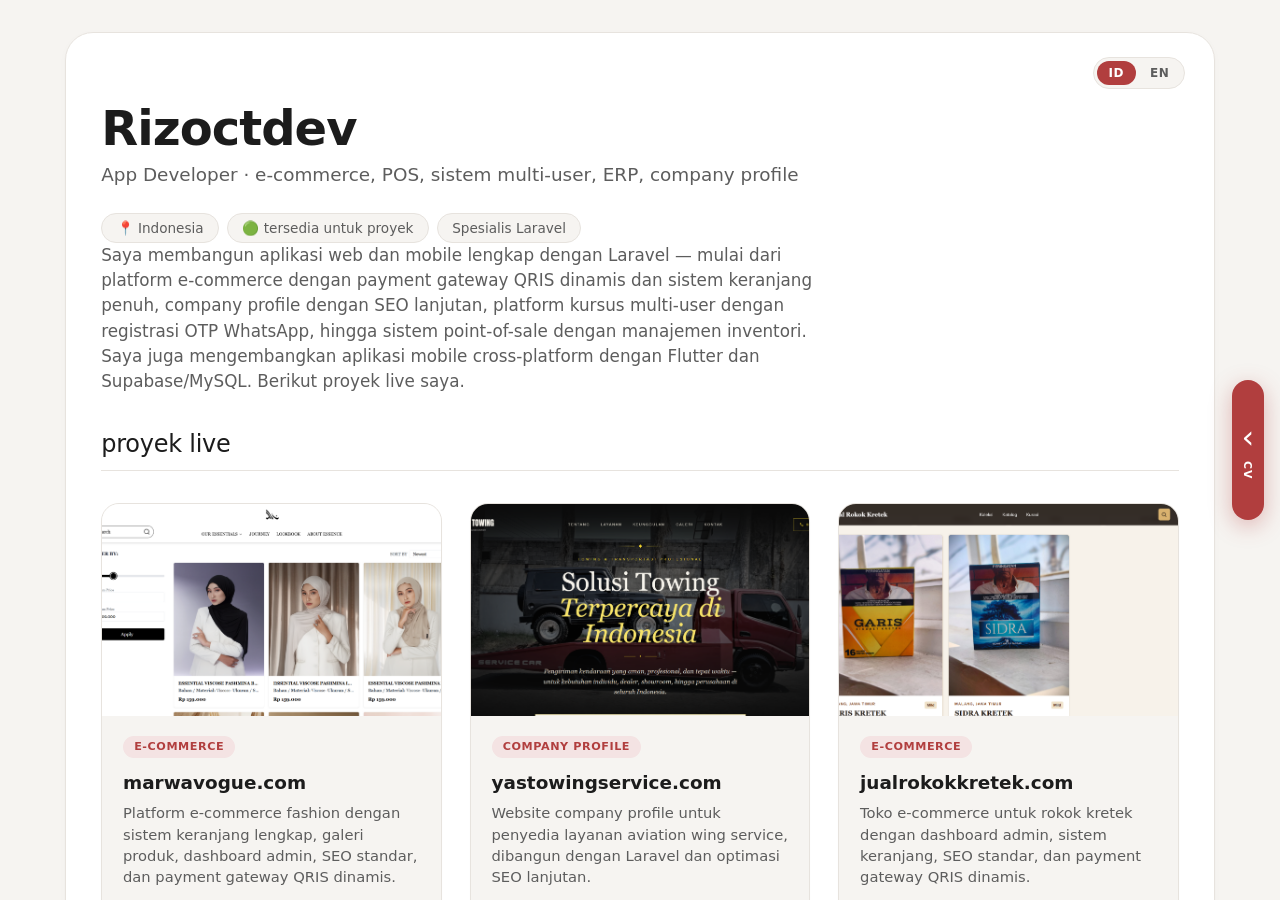
<file: index.html>
<!DOCTYPE html>
<html lang="id">

<head>
    <meta charset="UTF-8">
    <meta name="viewport" content="width=device-width, initial-scale=1.0, viewport-fit=cover">
    <title>Portofolio · Laravel Web Developer</title>
    <style>
        /* ---------- RESET & GLOBAL ---------- */
        * {
            margin: 0;
            padding: 0;
            box-sizing: border-box;
        }

        :root {
            --bg: #f6f4f1;
            --surface: #ffffff;
            --text-primary: #1c1c1c;
            --text-secondary: #5d5d5d;
            --border-light: #e7e3de;
            --accent: #b13e3e;
            --accent-soft: #f4e3e3;
            --shadow-sm: 0 2px 10px rgba(0, 0, 0, 0.02), 0 1px 3px rgba(0, 0, 0, 0.03);
            --shadow-hover: 0 10px 28px rgba(0, 0, 0, 0.05), 0 3px 8px rgba(0, 0, 0, 0.03);
            --radius-lg: 28px;
            --radius-md: 18px;
            --font-sans: system-ui, -apple-system, 'Segoe UI', Roboto, 'Helvetica Neue', sans-serif;
        }

        html, body {
            height: 100%;
        }

        body {
            background-color: var(--bg);
            color: var(--text-primary);
            font-family: var(--font-sans);
            line-height: 1.5;
            -webkit-font-smoothing: antialiased;
            overflow: hidden;
            overflow-x: hidden;
            overscroll-behavior: none;
            touch-action: pan-y;
        }

        /* ---------- MOBILE TAB BAR (Hidden on Desktop) ---------- */
        .mobile-tabs {
            display: none;
        }

        /* ---------- DESKTOP PAGE SLIDER ---------- */
        .page-track {
            display: flex;
            width: 200%;
            height: 100vh;
            height: 100dvh;
            transition: transform 0.45s cubic-bezier(0.22, 1, 0.36, 1);
            will-change: transform;
            touch-action: pan-y;
        }

        .page-track.show-cv {
            transform: translateX(-50%);
        }

        .page {
            width: 50%;
            height: 100vh;
            height: 100dvh;
            overflow-y: auto;
            overflow-x: hidden;
            -webkit-overflow-scrolling: touch;
            display: flex;
            flex-direction: column;
            align-items: center;
            padding: 2rem 1.5rem;
            flex-shrink: 0;
            touch-action: pan-y;
        }

        /* ---------- PORTFOLIO PAGE ---------- */
        .portfolio {
            max-width: 1150px;
            width: 100%;
            background: var(--surface);
            border-radius: var(--radius-lg);
            box-shadow: var(--shadow-sm);
            border: 1px solid var(--border-light);
            padding: 2.5rem 2.2rem;
            position: relative;
        }

        /* ---------- LANGUAGE SWITCHER ---------- */
        .lang-switcher {
            position: absolute;
            top: 1.5rem;
            right: 1.8rem;
            display: inline-flex;
            background: var(--bg);
            border: 1px solid var(--border-light);
            border-radius: 40px;
            padding: 3px;
            gap: 2px;
            z-index: 10;
        }

        .lang-switcher button {
            font-family: inherit;
            font-size: 0.75rem;
            font-weight: 600;
            letter-spacing: 0.04em;
            padding: 0.3rem 0.75rem;
            border-radius: 40px;
            border: none;
            background: transparent;
            color: var(--text-secondary);
            cursor: pointer;
            transition: background 0.15s ease, color 0.15s ease;
            -webkit-tap-highlight-color: transparent;
        }

        .lang-switcher button:hover {
            color: var(--text-primary);
        }

        .lang-switcher button.active {
            background: var(--accent);
            color: #fff;
        }

        .lang-switcher button:focus-visible {
            outline: 2px solid var(--accent);
            outline-offset: 2px;
        }

        /* ---------- TYPOGRAPHY ---------- */
        h1 {
            font-size: 3rem;
            font-weight: 600;
            letter-spacing: -0.02em;
            line-height: 1.1;
            margin-bottom: 0.4rem;
        }

        h2 {
            font-size: 1.5rem;
            font-weight: 500;
            letter-spacing: -0.01em;
            margin-bottom: 1.5rem;
            border-bottom: 1px solid var(--border-light);
            padding-bottom: 0.5rem;
        }

        p {
            color: var(--text-secondary);
            margin-bottom: 1rem;
        }

        .subhead {
            font-size: 1.15rem;
            color: var(--text-secondary);
            margin-bottom: 1.5rem;
            font-weight: 400;
        }

        a {
            color: var(--accent);
            text-decoration: none;
            font-weight: 500;
            border-bottom: 1px solid transparent;
            transition: border-color 0.15s ease, color 0.15s ease;
        }

        a:hover {
            border-bottom-color: var(--accent);
            color: #8d2e2e;
        }

        /* ---------- HEADER ---------- */
        .profile-header {
            flex-direction: column;
            align-items: flex-start;
            gap: 0.6rem;
            margin-top: 1.8rem;
            margin-bottom: 0;
        }

        .profile-info {
            flex: 1 1 300px;
        }

        .badge-group {
            display: flex;
            flex-wrap: wrap;
            gap: 0.5rem;
            margin-top: 0.7rem;
        }

        .badge {
            background: var(--bg);
            border: 1px solid var(--border-light);
            padding: 0.25rem 0.9rem;
            border-radius: 40px;
            font-size: 0.85rem;
            color: var(--text-secondary);
        }

        /* ---------- PROJECT GRID ---------- */
        .project-grid {
            display: grid;
            grid-template-columns: repeat(auto-fill, minmax(290px, 1fr));
            gap: 1.75rem;
            margin: 2rem 0 2.5rem 0;
        }

        .project-card {
            background: var(--bg);
            border-radius: var(--radius-md);
            border: 1px solid var(--border-light);
            overflow: hidden;
            display: flex;
            flex-direction: column;
            transition: box-shadow 0.2s ease, transform 0.15s ease, border-color 0.2s ease;
            box-shadow: 0 1px 3px rgba(0, 0, 0, 0.01);
        }

        .project-card:hover {
            box-shadow: var(--shadow-hover);
            transform: translateY(-3px);
            border-color: #d5cec6;
        }

        .card-image {
            width: 100%;
            aspect-ratio: 16 / 10;
            background: #ebe7e1;
            overflow: hidden;
            position: relative;
        }

        .card-image img {
            width: 100%;
            height: 100%;
            object-fit: cover;
            display: block;
            transition: transform 0.25s ease;
        }

        .project-card:hover .card-image img {
            transform: scale(1.03);
        }

        .card-content {
            padding: 1.3rem 1.3rem 1.5rem;
            display: flex;
            flex-direction: column;
            flex: 1;
        }

        .project-title {
            font-weight: 600;
            font-size: 1.15rem;
            margin-bottom: 0.35rem;
            color: var(--text-primary);
            word-break: break-word;
        }

        .project-type {
            display: inline-block;
            font-size: 0.7rem;
            font-weight: 600;
            letter-spacing: 0.05em;
            text-transform: uppercase;
            color: var(--accent);
            background: var(--accent-soft);
            padding: 0.15rem 0.7rem;
            border-radius: 30px;
            margin-bottom: 0.7rem;
            align-self: flex-start;
        }

        .project-desc {
            font-size: 0.92rem;
            color: var(--text-secondary);
            margin-bottom: 1rem;
            flex: 1;
            line-height: 1.45;
        }

        .project-tags {
            display: flex;
            flex-wrap: wrap;
            gap: 0.4rem;
            margin-bottom: 1.1rem;
        }

        .project-tags span {
            background: var(--surface);
            padding: 0.15rem 0.75rem;
            border-radius: 40px;
            font-size: 0.72rem;
            border: 1px solid var(--border-light);
            color: var(--text-secondary);
            letter-spacing: 0.01em;
        }

        .project-link {
            font-size: 0.9rem;
            font-weight: 500;
            display: inline-flex;
            align-items: center;
            gap: 0.35rem;
            align-self: flex-start;
            padding: 0.4rem 1rem;
            background: var(--accent-soft);
            border-radius: 40px;
            color: var(--accent);
            border: 1px solid transparent;
            transition: background 0.15s ease, border-color 0.15s ease;
            margin-top: auto;
            text-decoration: none;
            border-bottom: none;
        }

        .project-link:hover {
            background: #ecd4d4;
            border-color: #dcb8b8;
            color: #8d2e2e;
            border-bottom: none;
        }

        .project-link .arrow {
            font-size: 1rem;
            line-height: 1;
            transition: transform 0.15s ease;
        }

        .project-link:hover .arrow {
            transform: translateX(2px);
        }

        /* ---------- EXPERIENCE / SKILLS ---------- */
        .two-col-section {
            display: grid;
            grid-template-columns: 1fr 1fr;
            gap: 2.5rem;
            margin: 2.5rem 0 1rem 0;
        }

        .list-item {
            display: flex;
            flex-direction: column;
            padding: 1rem 0;
            border-bottom: 1px solid var(--border-light);
        }

        .list-item:last-child {
            border-bottom: none;
        }

        .item-header {
            display: flex;
            flex-wrap: wrap;
            justify-content: space-between;
            align-items: baseline;
            gap: 0.5rem;
        }

        .item-title {
            font-weight: 600;
            color: var(--text-primary);
        }

        .item-sub {
            font-size: 0.9rem;
            color: var(--text-secondary);
            margin-top: 0.2rem;
        }

        .skill-chips {
            display: flex;
            flex-wrap: wrap;
            gap: 0.5rem;
            margin-top: 0.5rem;
        }

        .skill-chips span {
            background: var(--bg);
            padding: 0.3rem 1rem;
            border-radius: 40px;
            font-size: 0.85rem;
            border: 1px solid var(--border-light);
            color: var(--text-secondary);
        }

        /* ---------- PRICELIST ---------- */
        .pricing-section {
            margin-top: 2.5rem;
        }

        .pricing-group {
            margin-bottom: 2rem;
        }

        .pricing-group:last-of-type {
            margin-bottom: 0;
        }

        .pricing-category {
            font-size: 1.05rem;
            font-weight: 600;
            color: var(--text-primary);
            letter-spacing: -0.01em;
            margin-bottom: 0.9rem;
            padding-left: 0.7rem;
            border-left: 3px solid var(--accent);
        }

        .pricing-grid {
            display: grid;
            grid-template-columns: repeat(auto-fit, minmax(250px, 1fr));
            gap: 1.5rem;
            margin-top: 1rem;
        }

        .pricing-card {
            background: var(--bg);
            border: 1px solid var(--border-light);
            border-radius: var(--radius-md);
            padding: 1.6rem 1.4rem 1.8rem;
            display: flex;
            flex-direction: column;
            transition: box-shadow 0.2s ease, transform 0.15s ease, border-color 0.2s ease;
        }

        .pricing-card:hover {
            box-shadow: var(--shadow-hover);
            transform: translateY(-3px);
            border-color: #d5cec6;
        }

        .pricing-card.featured {
            border-color: #dcb8b8;
            background: linear-gradient(160deg, var(--accent-soft) 0%, var(--bg) 55%);
            position: relative;
        }

        .pricing-card.featured::before {
            content: attr(data-featured-label);
            position: absolute;
            top: -0.7rem;
            left: 1.2rem;
            background: var(--accent);
            color: #fff;
            font-size: 0.65rem;
            font-weight: 600;
            letter-spacing: 0.06em;
            text-transform: uppercase;
            padding: 0.2rem 0.7rem;
            border-radius: 30px;
        }

        .pricing-name {
            font-size: 0.75rem;
            font-weight: 600;
            letter-spacing: 0.06em;
            text-transform: uppercase;
            color: var(--accent);
            margin-bottom: 0.6rem;
        }

        .pricing-price {
            font-size: 1.65rem;
            font-weight: 600;
            letter-spacing: -0.02em;
            color: var(--text-primary);
            line-height: 1.2;
        }

        .pricing-price small {
            display: block;
            font-size: 0.78rem;
            font-weight: 400;
            color: var(--text-secondary);
            letter-spacing: 0;
            margin-top: 0.15rem;
        }

        .pricing-features {
            list-style: none;
            margin: 1.1rem 0 1.4rem;
            flex: 1;
            display: flex;
            flex-direction: column;
            gap: 0.5rem;
        }

        .pricing-features li {
            font-size: 0.88rem;
            color: var(--text-secondary);
            padding-left: 1.25rem;
            position: relative;
            line-height: 1.4;
        }

        .pricing-features li::before {
            content: "✓";
            position: absolute;
            left: 0;
            color: var(--accent);
            font-weight: 600;
            font-size: 0.82rem;
        }

        .pricing-note {
            font-size: 0.82rem;
            color: var(--text-secondary);
            opacity: 0.9;
            margin-top: 1.2rem;
        }

        /* ---------- FOOTER ---------- */
        .contact-section {
            margin-top: 3rem;
            padding-top: 1.5rem;
            border-top: 1px solid var(--border-light);
            display: flex;
            flex-wrap: wrap;
            align-items: center;
            justify-content: space-between;
            gap: 1.5rem;
        }

        .contact-links {
            display: flex;
            flex-wrap: wrap;
            gap: 1.5rem;
        }

        .contact-links a {
            font-size: 0.95rem;
            display: inline-flex;
            align-items: center;
            gap: 0.3rem;
            border-bottom: 1px solid transparent;
        }

        .contact-links a:hover {
            border-bottom-color: var(--accent);
        }

        .footer-note {
            font-size: 0.85rem;
            color: var(--text-secondary);
            opacity: 0.8;
        }

        /* ---------- SIDE NAV ARROWS (DESKTOP ONLY) ---------- */
        .side-arrow {
            position: fixed;
            top: 50%;
            transform: translateY(-50%);
            z-index: 900;
            display: flex;
            flex-direction: column;
            align-items: center;
            justify-content: center;
            gap: 0.5rem;
            background: var(--accent);
            color: #fff;
            border: none;
            cursor: pointer;
            padding: 1.5rem 0.6rem;
            min-height: 140px;
            max-height: 220px;
            border-radius: 40px;
            box-shadow: 0 6px 22px rgba(177, 62, 62, 0.35);
            transition: background 0.15s ease, opacity 0.25s ease;
            font-family: inherit;
            -webkit-tap-highlight-color: transparent;
            touch-action: manipulation;
        }

        .side-arrow:hover {
            background: #8d2e2e;
        }

        .side-arrow .side-arrow-chevron {
            font-size: 2rem;
            line-height: 1;
        }

        .side-arrow .side-arrow-label {
            font-size: 0.68rem;
            font-weight: 700;
            letter-spacing: 0.1em;
            writing-mode: vertical-rl;
            text-transform: uppercase;
        }

        .cv-arrow {
            right: 1rem;
            animation: blinkPulse 1.4s ease-in-out infinite;
        }

        .portfolio-arrow {
            left: 1rem;
            opacity: 0;
            pointer-events: none;
            animation: none;
        }

        .portfolio-arrow .side-arrow-label {
            transform: rotate(180deg);
        }

        /* Desktop visibility toggling */
        .page-track.show-cv~.cv-arrow {
            opacity: 0;
            pointer-events: none;
            animation: none;
        }

        .page-track.show-cv~.portfolio-arrow {
            opacity: 1;
            pointer-events: auto;
            animation: blinkPulse 1.4s ease-in-out infinite;
        }

        @keyframes blinkPulse {
            0%, 100% {
                box-shadow: 0 6px 22px rgba(177, 62, 62, 0.35);
                opacity: 1;
            }
            50% {
                box-shadow: 0 6px 34px rgba(177, 62, 62, 0.7);
                opacity: 0.65;
            }
        }

        /* ---------- CV PAGE ---------- */
        .cv-page-wrap {
            max-width: 900px;
            width: 100%;
            background: var(--surface);
            border-radius: var(--radius-lg);
            box-shadow: var(--shadow-sm);
            border: 1px solid var(--border-light);
            padding: 2.5rem 2.2rem;
            position: relative;
        }

        .cv-header {
            margin-bottom: 1.8rem;
            padding-bottom: 1.2rem;
            border-bottom: 1px solid var(--border-light);
            padding-right: 7rem;
        }

        .cv-header h2 {
            border: none;
            padding: 0;
            margin-bottom: 0.4rem;
            font-size: 2rem;
            font-weight: 600;
        }

        .cv-header .cv-role {
            color: var(--accent);
            font-size: 0.95rem;
            font-weight: 600;
            letter-spacing: 0.03em;
            text-transform: uppercase;
            margin-bottom: 0.8rem;
        }

        .cv-contact {
            display: flex;
            flex-wrap: wrap;
            gap: 0.5rem 1.2rem;
            font-size: 0.88rem;
            color: var(--text-secondary);
        }

        .cv-contact span {
            display: inline-flex;
            align-items: center;
            gap: 0.3rem;
            word-break: break-word;
        }

        .cv-section {
            margin-bottom: 1.8rem;
        }

        .cv-section h3 {
            font-size: 0.8rem;
            font-weight: 700;
            letter-spacing: 0.08em;
            text-transform: uppercase;
            color: var(--accent);
            margin-bottom: 0.9rem;
            padding-bottom: 0.35rem;
            border-bottom: 1px solid var(--border-light);
        }

        .cv-entry {
            margin-bottom: 1.1rem;
        }

        .cv-entry:last-child {
            margin-bottom: 0;
        }

        .cv-entry-header {
            display: flex;
            flex-wrap: wrap;
            justify-content: space-between;
            align-items: baseline;
            gap: 0.3rem 0.8rem;
        }

        .cv-entry-title {
            font-weight: 600;
            color: var(--text-primary);
            font-size: 1rem;
        }

        .cv-entry-meta {
            font-size: 0.78rem;
            color: var(--accent);
            font-weight: 600;
            background: var(--accent-soft);
            padding: 0.1rem 0.6rem;
            border-radius: 30px;
            white-space: nowrap;
        }

        .cv-entry-sub {
            font-size: 0.88rem;
            color: var(--text-secondary);
            margin-top: 0.15rem;
        }

        .cv-entry-desc {
            font-size: 0.88rem;
            color: var(--text-secondary);
            margin-top: 0.35rem;
            line-height: 1.5;
        }

        .cv-skill-list {
            display: flex;
            flex-wrap: wrap;
            gap: 0.4rem;
        }

        .cv-skill-list span {
            background: var(--bg);
            border: 1px solid var(--border-light);
            padding: 0.2rem 0.75rem;
            border-radius: 30px;
            font-size: 0.8rem;
            color: var(--text-secondary);
        }

        /* ---------- TABLET (<= 900px) ---------- */
        @media (max-width: 900px) {
            .portfolio,
            .cv-page-wrap {
                padding: 2rem 1.6rem;
            }

            .cv-header {
                padding-right: 6rem;
            }
        }

        /* =========================================================
           MOBILE SPECIFIC (<= 700px) - STANDARD TABS
           ========================================================= */
        @media (max-width: 700px) {
            /* 1. Hide side arrows completely on mobile */
            .side-arrow {
                display: none !important;
            }

            /* 2. Show the Tab Bar */
            .mobile-tabs {
                display: flex;
                position: fixed;
                top: 0;
                left: 0;
                width: 100%;
                background: var(--bg);
                padding: 0.8rem 1rem;
                z-index: 1000;
                border-bottom: 1px solid var(--border-light);
                box-shadow: 0 4px 12px rgba(0,0,0,0.03);
            }

            .mobile-tabs button {
                flex: 1;
                font-family: inherit;
                font-size: 0.9rem;
                font-weight: 600;
                padding: 0.6rem;
                background: transparent;
                border: none;
                color: var(--text-secondary);
                border-radius: 12px;
                transition: all 0.2s ease;
                -webkit-tap-highlight-color: transparent;
            }

            .mobile-tabs button.active {
                background: var(--surface);
                color: var(--accent);
                box-shadow: 0 2px 8px rgba(0,0,0,0.05);
            }

            /* 3. Setup Tab Environment (No Stacking) */
            .page-track {
                display: block;
                width: 100%;
                height: 100vh;
                height: 100dvh;
                padding-top: 4rem; /* Space for the fixed tab bar */
                overflow-y: auto;
                -webkit-overflow-scrolling: touch;
                transform: none !important; /* Kill desktop slide */
                position: relative;
            }

            .page {
                width: 100%;
                height: auto;
                min-height: calc(100vh - 4rem);
                padding: 1rem 1.2rem 3rem 1.2rem;
                position: relative;
            }

            /* Hide CV by default on mobile */
            .page:nth-child(2) {
                display: none;
            }

            /* When show-cv is active, swap visibility */
            .page-track.show-cv .page:nth-child(1) {
                display: none;
            }

            .page-track.show-cv .page:nth-child(2) {
                display: flex;
            }

            /* 5. Clean up inner padding for mobile cards */
            .portfolio, .cv-page-wrap {
                padding: 1.5rem 1.2rem;
                border-radius: 20px;
                box-shadow: 0 4px 20px rgba(0,0,0,0.04);
            }

            /* Typography tweaks */
            h1 { font-size: 2.2rem; }
            h2 { font-size: 1.3rem; margin-bottom: 1rem; }
            .subhead { font-size: 1.05rem; margin-bottom: 1rem; }
            p { font-size: 0.95rem; }

            /* Header fix - remove gap */
            .profile-header {
                flex-direction: column;
                align-items: flex-start;
                gap: 0.6rem;
                margin-top: 1.5rem;
                margin-bottom: 0;
            }

            .badge-group {
                gap: 0.35rem;
                margin-top: 0.5rem;
            }
            .badge {
                font-size: 0.78rem;
                padding: 0.2rem 0.7rem;
            }

            /* Intro gap fix */
            .portfolio > p[data-i18n="intro"] {
                font-size: 0.95rem !important;
                margin-top: 1.2rem !important;
                margin-bottom: 1.8rem !important;
            }

            /* Projects */
            .project-grid {
                grid-template-columns: 1fr;
                gap: 1.2rem;
                margin: 1.4rem 0 1.8rem 0;
            }
            .card-content { padding: 1rem 1rem 1.2rem; }
            .project-title { font-size: 1.05rem; }
            .project-desc { font-size: 0.88rem; }
            .project-link {
                align-self: stretch;
                justify-content: center;
                padding: 0.55rem 1rem;
                font-size: 0.88rem;
            }

            /* Two-column → single column */
            .two-col-section {
                grid-template-columns: 1fr;
                gap: 1.5rem;
                margin: 1.8rem 0 0.5rem 0;
            }
            .item-title { font-size: 0.95rem; }
            .item-sub { font-size: 0.85rem; }

            /* Skill chips */
            .skill-chips span {
                font-size: 0.78rem;
                padding: 0.28rem 0.8rem;
            }

            /* Pricing */
            .pricing-section { margin-top: 1.8rem; }
            .pricing-grid {
                grid-template-columns: 1fr;
                gap: 1rem;
                margin-top: 0.8rem;
            }
            .pricing-card { padding: 1.3rem 1.1rem 1.4rem; }
            .pricing-price { font-size: 1.45rem; }
            .pricing-features li { font-size: 0.85rem; }
            .pricing-note { font-size: 0.78rem; }
            .pricing-category { font-size: 0.98rem; }

            /* Contact */
            .contact-section {
                flex-direction: column;
                align-items: flex-start;
                gap: 1rem;
                margin-top: 2rem;
                padding-top: 1.2rem;
            }
            .contact-links { gap: 0.9rem; flex-wrap: wrap; }
            .contact-links a { font-size: 0.9rem; }
            .footer-note { font-size: 0.8rem; }

            /* CV Specifics */
            .cv-header {
                padding-right: 0;
                padding-top: 2.2rem;
                margin-bottom: 1.4rem;
            }
            .cv-header h2 { font-size: 1.6rem; }
            .cv-header .cv-role { font-size: 0.85rem; }
            .cv-contact { font-size: 0.82rem; gap: 0.4rem 0.9rem; }
            .cv-section { margin-bottom: 1.4rem; }
            .cv-entry-title { font-size: 0.95rem; }
            .cv-entry-sub { font-size: 0.82rem; }
            .cv-entry-desc { font-size: 0.85rem; }
            .cv-entry-meta { font-size: 0.72rem; }
            .cv-skill-list span { font-size: 0.76rem; }

            /* Remove sticky hovers */
            .project-card:hover {
                transform: none;
                box-shadow: 0 1px 3px rgba(0, 0, 0, 0.01);
            }
            .project-card:hover .card-image img {
                transform: none;
            }
        }

        /* ---------- SMALL PHONES (<= 380px) ---------- */
        @media (max-width: 380px) {
            h1 { font-size: 1.9rem; }
            .page { padding: 1rem 0.8rem 3rem 0.8rem; }
            .portfolio, .cv-page-wrap { padding: 1.2rem 0.9rem; }
            .project-tags span, .skill-chips span { font-size: 0.72rem; }
        }

        /* focus ring */
        a:focus-visible, .project-card:focus-within, button:focus-visible {
            outline: 2px solid var(--accent);
            outline-offset: 2px;
            border-radius: 8px;
        }

        ::selection {
            background: var(--accent-soft);
            color: var(--accent);
        }
    </style>
</head>

<body>

    <!-- MOBILE TAB BAR (Hidden on Desktop) -->
    <div class="mobile-tabs">
        <button id="tabPortfolio" class="active">Portfolio</button>
        <button id="tabCV">CV</button>
    </div>

    <!-- ================= PAGE TRACK ================= -->
    <div class="page-track" id="pageTrack">

        <!-- ============ PAGE 1: PORTFOLIO ============ -->
        <div class="page" id="pagePortfolio">
            <main class="portfolio">

                <!-- LANGUAGE SWITCHER (portfolio) -->
                <div class="lang-switcher" role="group" aria-label="Language / Bahasa">
                    <button type="button" data-lang="id" class="active">ID</button>
                    <button type="button" data-lang="en">EN</button>
                </div>

                <!-- header -->
                <div class="profile-header">
                    <div class="profile-info">
                        <h1>Rizoctdev</h1>
                        <p class="subhead" data-i18n="subhead">App Developer · e-commerce, POS &amp; sistem multi-user, ERP, company profile</p>
                        <div class="badge-group">
                            <span class="badge" data-i18n="badge_location">📍 Indonesia</span>
                            <span class="badge" data-i18n="badge_available">🟢 tersedia untuk proyek</span>
                            <span class="badge" data-i18n="badge_specialist">Spesialis Laravel</span>
                        </div>
                    </div>
                </div>

                <!-- INTRO -->
                <p style="font-size: 1.05rem; max-width: 750px; margin-bottom: 2rem;" data-i18n="intro">
                    Saya membangun aplikasi web dan mobile lengkap dengan Laravel — mulai dari platform e-commerce dengan
                    payment gateway QRIS dinamis dan sistem keranjang penuh, company profile dengan SEO lanjutan, platform
                    kursus multi-user dengan registrasi OTP WhatsApp, hingga sistem point-of-sale dengan manajemen inventori.
                    Saya juga mengembangkan aplikasi mobile cross-platform dengan Flutter dan Supabase/MySQL. Berikut proyek
                    live saya.
                </p>

                <!-- PROJECTS -->
                <h2 data-i18n="projects_heading">proyek live</h2>
                <div class="project-grid">
                    <!-- 1. marwavogue.com -->
                    <article class="project-card">
                        <div class="card-image">
                            <img src="assets/img/projects/marwavogue_1.png" alt="Marwavogue e-commerce project preview" loading="lazy">
                        </div>
                        <div class="card-content">
                            <span class="project-type" data-i18n="type_ecommerce">E-Commerce</span>
                            <div class="project-title">marwavogue.com</div>
                            <p class="project-desc" data-i18n="desc_marwavogue">
                                Platform e-commerce fashion dengan sistem keranjang lengkap, galeri produk,
                                dashboard admin, SEO standar, dan payment gateway QRIS dinamis.
                            </p>
                            <div class="project-tags">
                                <span>Laravel</span>
                                <span>QRIS</span>
                                <span data-i18n="tag_cart">Sistem Keranjang</span>
                                <span data-i18n="tag_admin">Admin</span>
                                <span>SEO</span>
                            </div>
                            <a href="https://marwavogue.com" target="_blank" rel="noopener noreferrer" class="project-link">
                                <span data-i18n="visit_website">kunjungi website</span> <span class="arrow">↗</span>
                            </a>
                        </div>
                    </article>

                    <!-- 2. yastowingservice.com -->
                    <article class="project-card">
                        <div class="card-image">
                            <img src="assets/img/projects/yastowing_1.png" alt="Yasto Wing Service company profile preview" loading="lazy">
                        </div>
                        <div class="card-content">
                            <span class="project-type" data-i18n="type_company">Company Profile</span>
                            <div class="project-title">yastowingservice.com</div>
                            <p class="project-desc" data-i18n="desc_yastowing">
                                Website company profile untuk penyedia layanan aviation wing service,
                                dibangun dengan Laravel dan optimasi SEO lanjutan.
                            </p>
                            <div class="project-tags">
                                <span>Laravel</span>
                                <span data-i18n="tag_adv_seo">SEO Lanjutan</span>
                                <span data-i18n="type_company">Company Profile</span>
                            </div>
                            <a href="https://yastowingservice.com" target="_blank" rel="noopener noreferrer" class="project-link">
                                <span data-i18n="visit_website">kunjungi website</span> <span class="arrow">↗</span>
                            </a>
                        </div>
                    </article>

                    <!-- 3. jualrokokkretek.com -->
                    <article class="project-card">
                        <div class="card-image">
                            <img src="assets/img/projects/jualrokokkretek_1.png" alt="Jual Rokok Kretek e-commerce project preview" loading="lazy">
                        </div>
                        <div class="card-content">
                            <span class="project-type" data-i18n="type_ecommerce">E-Commerce</span>
                            <div class="project-title">jualrokokkretek.com</div>
                            <p class="project-desc" data-i18n="desc_jualrokok">
                                Toko e-commerce untuk rokok kretek dengan dashboard admin,
                                sistem keranjang, SEO standar, dan payment gateway QRIS dinamis.
                            </p>
                            <div class="project-tags">
                                <span>Laravel</span>
                                <span>QRIS</span>
                                <span data-i18n="tag_cart">Sistem Keranjang</span>
                                <span data-i18n="tag_admin">Admin</span>
                                <span>SEO</span>
                            </div>
                            <a href="https://jualrokokkretek.com" target="_blank" rel="noopener noreferrer" class="project-link">
                                <span data-i18n="visit_website">kunjungi website</span> <span class="arrow">↗</span>
                            </a>
                        </div>
                    </article>
                </div>

                <!-- experience + skills -->
                <div class="two-col-section">
                    <div>
                        <h2 style="margin-bottom: 1rem; border-bottom: 1px solid var(--border-light);" data-i18n="what_i_do_heading">apa yang bisa saya lakukan</h2>
                        <div class="list-item">
                            <div class="item-header">
                                <span class="item-title" data-i18n="do_ecommerce_title">Pengembangan E-Commerce</span>
                            </div>
                            <div class="item-sub" data-i18n="do_ecommerce_desc">Sistem keranjang, galeri produk, dashboard admin, dan integrasi payment gateway QRIS dinamis.</div>
                        </div>
                        <div class="list-item">
                            <div class="item-header">
                                <span class="item-title" data-i18n="do_company_title">Company Profile</span>
                            </div>
                            <div class="item-sub" data-i18n="do_company_desc">Website company profile dengan desain modern dan fungsionalitas lengkap.</div>
                        </div>
                        <div class="list-item">
                            <div class="item-header">
                                <span class="item-title" data-i18n="do_seo_title">SEO &amp; Performa</span>
                            </div>
                            <div class="item-sub" data-i18n="do_seo_desc">Implementasi SEO standar dan lanjutan untuk visibilitas pencarian yang lebih baik.</div>
                        </div>
                        <div class="list-item">
                            <div class="item-header">
                                <span class="item-title" data-i18n="do_pos_title">Sistem Kasir (POS) &amp; Manajemen Inventori</span>
                            </div>
                            <div class="item-sub" data-i18n="do_pos_desc">Solusi penanganan kas dan pelacakan penjualan yang efisien.</div>
                        </div>
                        <div class="list-item">
                            <div class="item-header">
                                <span class="item-title" data-i18n="do_multiuser_title">Sistem Multi-User</span>
                            </div>
                            <div class="item-sub" data-i18n="do_multiuser_desc">Kontrol akses berbasis role untuk berbagai tipe pengguna.</div>
                        </div>
                        <div class="list-item">
                            <div class="item-header">
                                <span class="item-title" data-i18n="do_mobile_title">Aplikasi Mobile</span>
                            </div>
                            <div class="item-sub" data-i18n="do_mobile_desc">Aplikasi mobile cross-platform untuk iOS dan Android.</div>
                        </div>
                    </div>
                    <div>
                        <h2 style="margin-bottom: 1rem; border-bottom: 1px solid var(--border-light);" data-i18n="tech_stack_heading">tech stack</h2>
                        <div class="skill-chips" style="margin-top: 0.5rem;">
                            <span>Laravel</span>
                            <span>PHP</span>
                            <span>MySQL</span>
                            <span>Blade</span>
                            <span>Tailwind CSS</span>
                            <span>Alpine.js</span>
                            <span>JavaScript</span>
                            <span>Flutter</span>
                            <span>Supabase</span>
                            <span>Unity C#</span>
                            <span>Delphi</span>
                            <span>Bootstrap</span>
                            <span>Python</span>
                            <span data-i18n="chip_payment">Payment Gateway</span>
                            <span data-i18n="chip_wa_otp">WhatsApp OTP</span>
                            <span data-i18n="chip_wa_api">WhatsApp Business API</span>
                            <span>SEO</span>
                            <span data-i18n="chip_admin_dash">Dashboard Admin</span>
                            <span data-i18n="chip_multiuser">Sistem Multi-User</span>
                            <span data-i18n="chip_cart">Sistem Keranjang</span>
                        </div>
                        <p style="margin-top: 1.5rem; font-size: 0.95rem;" data-i18n="tech_stack_desc">
                            Saya fokus membangun aplikasi Laravel siap produksi yang cepat, aman, dan mudah dikelola klien.
                        </p>
                    </div>
                </div>
                <!-- footer -->
                <div class="contact-section">
                    <div class="contact-links">
                        <a href="mailto:rizoctdev@gmail.com">rizoctdev@gmail.com</a>
                        <a href="https://wa.me/6287859925122" target="_blank" rel="noopener noreferrer">WhatsApp</a>
                        <a href="https://github.com/Rizoct" target="_blank" rel="noopener noreferrer">Github</a>
                    </div>
                    <div class="footer-note" data-i18n="footer_note">
                        Portofolio buatan Rizoct · &copy; 2026
                    </div>
                </div>
            </main>
        </div>

        <!-- ============ PAGE 2: CV ============ -->
        <div class="page" id="pageCV">
            <main class="cv-page-wrap">

                <!-- LANGUAGE SWITCHER (CV) -->
                <div class="lang-switcher" role="group" aria-label="Language / Bahasa">
                    <button type="button" data-lang="id" class="active">ID</button>
                    <button type="button" data-lang="en">EN</button>
                </div>

                <header class="cv-header">
                    <h2>Rizoctdev</h2>
                    <div class="cv-role" data-i18n="cv_role">App Developer</div>
                    <div class="cv-contact">
                        <span>rizoctdev@gmail.com</span>
                        <span>+62 878-5992-5122</span>
                        <span><span data-i18n="cv_location">Indonesia</span></span>
                        <span>github.com/Rizoct</span>
                    </div>
                </header>

                <!-- Personal Summary -->
                <section class="cv-section">
                    <h3 data-i18n="cv_summary_heading">Profil Singkat</h3>
                    <p class="cv-entry-desc" data-i18n="cv_summary_text">
                        Full Stack Developer dan AI Automation Engineer dengan pengalaman lintas peran — Business Analyst, 
                        Project Manager, dan Mobile Developer. Berpengalaman membangun ERP internal, otomasi AI, aplikasi 
                        mobile Flutter, dan platform e-commerce siap produksi dengan Laravel.
                    </p>
                </section>

                <!-- Work Experience -->
                <section class="cv-section">
                    <h3 data-i18n="cv_experience_heading">Pengalaman Kerja</h3>
                    <div class="cv-entry">
                        <div class="cv-entry-header">
                            <span class="cv-entry-title" data-i18n="cv_job1_title">PT Tridente Berkah Abadi</span>
                            <span class="cv-entry-meta" data-i18n="cv_job1_period">2024 – Sekarang</span>
                        </div>
                        <div class="cv-entry-sub" data-i18n="cv_job1_company">Business Analyst · Project Manager · Full Stack Developer · AI Automation Engineer · Mobile Developer</div>
                        <p class="cv-entry-desc" data-i18n="cv_job1_desc">
                            Mengembangkan aplikasi internal perusahaan: sistem ERP, otomasi AI (AI Automation), 
                            aplikasi mobile dengan Flutter, dan website e-commerce. Menangani peran dari analisis bisnis, 
                            manajemen proyek, hingga pengembangan full-stack dan mobile.
                        </p>
                    </div>

                    <div class="cv-entry">
                        <div class="cv-entry-header">
                            <span class="cv-entry-title" data-i18n="cv_job2_title">Freelance App Developer</span>
                            <span class="cv-entry-meta" data-i18n="cv_job2_period">2022 – Sekarang</span>
                        </div>
                        <div class="cv-entry-sub" data-i18n="cv_job2_company">Remote · Indonesia</div>
                        <p class="cv-entry-desc" data-i18n="cv_job2_desc">
                            Mengerjakan berbagai proyek aplikasi, termasuk Warship Engine Simulator untuk 
                            Akademi Angkatan Laut Surabaya, website Company Profile dengan SEO, 
                            School Management System, dan platform E-Commerce.
                        </p>
                    </div>

                    <div class="cv-entry">
                        <div class="cv-entry-header">
                            <span class="cv-entry-title" data-i18n="cv_job3_title">BBPPMPV BOE Malang (PPPPTK VEDC Malang)</span>
                            <span class="cv-entry-meta" data-i18n="cv_job3_period">2021 – 2022</span>
                        </div>
                        <div class="cv-entry-sub" data-i18n="cv_job3_company">Internship App Developer</div>
                        <p class="cv-entry-desc" data-i18n="cv_job3_desc">
                            Mengembangkan aplikasi internal seperti Dorm Management App (Aplikasi Manajemen Asrama) 
                            dan Teacher Training Management App (Aplikasi Manajemen Pelatihan Guru).
                        </p>
                    </div>
                </section>

                <!-- Education -->
                <section class="cv-section">
                    <h3 data-i18n="cv_education_heading">Pendidikan</h3>
                    <div class="cv-entry">
                        <div class="cv-entry-header">
                            <span class="cv-entry-title" data-i18n="cv_edu1_title">S1 Teknik Informatika</span>
                            <span class="cv-entry-meta" data-i18n="cv_edu1_period">GPA 3.58</span>
                        </div>
                        <div class="cv-entry-sub" data-i18n="cv_edu1_school">Binus University · Indonesia</div>
                    </div>
                </section>

                <!-- Skills -->
                <section class="cv-section">
                    <h3 data-i18n="cv_skills_heading">Keahlian</h3>
                    <div class="cv-skill-list">
                        <span>Laravel</span>
                        <span>PHP</span>
                        <span>MySQL</span>
                        <span>Blade</span>
                        <span>Tailwind CSS</span>
                        <span>Alpine.js</span>
                        <span>JavaScript</span>
                        <span>Flutter</span>
                        <span>Supabase</span>
                        <span>Unity C#</span>
                        <span>Delphi</span>
                        <span>Bootstrap</span>
                        <span>Python</span>
                        <span data-i18n="chip_payment">Payment Gateway</span>
                        <span data-i18n="chip_wa_otp">WhatsApp OTP</span>
                        <span data-i18n="chip_wa_api">WhatsApp Business API</span>
                        <span>SEO</span>
                    </div>
                </section>
            </main>
        </div>

    </div>

    <!-- ================= FIXED SIDE ARROWS (DESKTOP) ================= -->
    <button class="side-arrow cv-arrow" id="cvArrow" aria-label="Open CV">
        <span class="side-arrow-chevron">‹</span>
        <span class="side-arrow-label" data-i18n="cv_arrow_label">CV</span>
    </button>

    <button class="side-arrow portfolio-arrow" id="portfolioArrow" aria-label="Back to portfolio">
        <span class="side-arrow-chevron">›</span>
        <span class="side-arrow-label" data-i18n="portfolio_arrow_label">Portfolio</span>
    </button>

    <script>
        const translations = {
            id: {
                subhead: "App Developer · e-commerce, POS, sistem multi-user, ERP, company profile",
                badge_location: "📍 Indonesia",
                badge_available: "🟢 tersedia untuk proyek",
                badge_specialist: "Spesialis Laravel",
                intro: "Saya membangun aplikasi web dan mobile lengkap dengan Laravel — mulai dari platform e-commerce dengan payment gateway QRIS dinamis dan sistem keranjang penuh, company profile dengan SEO lanjutan, platform kursus multi-user dengan registrasi OTP WhatsApp, hingga sistem point-of-sale dengan manajemen inventori. Saya juga mengembangkan aplikasi mobile cross-platform dengan Flutter dan Supabase/MySQL. Berikut proyek live saya.",
                projects_heading: "proyek live",
                type_ecommerce: "E-Commerce",
                type_company: "Company Profile",
                desc_marwavogue: "Platform e-commerce fashion dengan sistem keranjang lengkap, galeri produk, dashboard admin, SEO standar, dan payment gateway QRIS dinamis.",
                desc_yastowing: "Website company profile untuk penyedia layanan aviation wing service, dibangun dengan Laravel dan optimasi SEO lanjutan.",
                desc_jualrokok: "Toko e-commerce untuk rokok kretek dengan dashboard admin, sistem keranjang, SEO standar, dan payment gateway QRIS dinamis.",
                tag_cart: "Sistem Keranjang",
                tag_admin: "Admin",
                tag_adv_seo: "SEO Lanjutan",
                visit_website: "kunjungi website",
                what_i_do_heading: "apa yang bisa saya lakukan",
                do_ecommerce_title: "Pengembangan E-Commerce",
                do_ecommerce_desc: "Sistem keranjang, galeri produk, dashboard admin, dan integrasi payment gateway QRIS dinamis.",
                do_company_title: "Company Profile",
                do_company_desc: "Website company profile dengan desain modern dan fungsionalitas lengkap.",
                do_seo_title: "SEO & Performa",
                do_seo_desc: "Implementasi SEO standar dan lanjutan untuk visibilitas pencarian yang lebih baik.",
                do_pos_title: "Sistem Kasir (POS) & Manajemen Inventori",
                do_pos_desc: "Solusi penanganan kas dan pelacakan penjualan yang efisien.",
                do_multiuser_title: "Sistem Multi-User",
                do_multiuser_desc: "Kontrol akses berbasis role untuk berbagai tipe pengguna.",
                do_mobile_title: "Aplikasi Mobile",
                do_mobile_desc: "Aplikasi mobile cross-platform untuk iOS dan Android.",
                tech_stack_heading: "tech stack",
                chip_payment: "Payment Gateway",
                chip_wa_otp: "WhatsApp OTP",
                chip_wa_api: "WhatsApp Business API",
                chip_admin_dash: "Dashboard Admin",
                chip_multiuser: "Sistem Multi-User",
                chip_cart: "Sistem Keranjang",
                tech_stack_desc: "Saya fokus membangun aplikasi Laravel siap produksi yang cepat, aman, dan mudah dikelola klien.",
                pricelist_heading: "daftar harga",
                cat_company: "Company Profile",
                cat_ecommerce: "E-Commerce",
                cat_custom: "Sistem Custom",
                starting_from: "mulai dari",
                cp_static_name: "Static",
                cp_static_f1: "Desain modern responsif",
                cp_static_f2: "Hingga 5 halaman statis",
                cp_static_f3: "Setup SEO dasar",
                cp_static_f4: "Integrasi kontak & WhatsApp",
                cp_static_f5: "Konten disediakan klien",
                cp_content_name: "Dengan Pembuatan Konten",
                cp_content_f1: "Semua fitur paket Static",
                cp_content_f2: "Copywriting untuk semua halaman",
                cp_content_f3: "Setup SEO dasar",
                cp_content_f4: "Pencarian & optimasi gambar",
                cp_content_f5: "Panel admin untuk konten",
                ec_std_name: "Standard",
                ec_std_f1: "Sistem keranjang & checkout lengkap",
                ec_std_f2: "Galeri produk & kategori",
                ec_std_f3: "Dashboard admin",
                ec_std_f4: "Payment gateway QRIS dinamis",
                ec_std_f5: "Optimasi SEO standar",
                ec_std_f6: "Manajemen pesanan",
                custom_name: "POS & Sistem Custom",
                custom_price: "Custom",
                custom_price_sub: "disesuaikan dengan scope",
                custom_f1: "Point-of-sale & inventori",
                custom_f2: "Manajemen role multi-user",
                custom_f3: "WhatsApp OTP / Business API",
                custom_f4: "Integrasi & laporan custom",
                custom_f5: "Aplikasi mobile (Flutter) opsional",
                inquire: "tanya",
                request_quote: "minta penawaran",
                pricing_note: "Harga adalah estimasi awal dalam IDR — penawaran final tergantung fitur, revisi, dan timeline. Domain & hosting ditagih terpisah.",
                footer_note: "Portofolio buatan Rizoct · © 2026",
                cv_arrow_label: "CV",
                portfolio_arrow_label: "Portfolio",
                cv_role: "App Developer",
                cv_location: "Indonesia",
                cv_summary_heading: "Profil Singkat",
                cv_summary_text: "Full Stack Developer dan AI Automation Engineer dengan pengalaman lintas peran — Business Analyst, Project Manager, dan Mobile Developer. Berpengalaman membangun ERP internal, otomasi AI, aplikasi mobile Flutter, dan platform e-commerce siap produksi dengan Laravel.",
                cv_experience_heading: "Pengalaman Kerja",
                cv_job1_title: "PT Tridente Berkah Abadi",
                cv_job1_period: "2024 – Sekarang",
                cv_job1_company: "Business Analyst · Project Manager · Full Stack Developer · AI Automation Engineer · Mobile Developer",
                cv_job1_desc: "Mengembangkan aplikasi internal perusahaan: sistem ERP, otomasi AI (AI Automation), aplikasi mobile dengan Flutter, dan website e-commerce. Menangani peran dari analisis bisnis, manajemen proyek, hingga pengembangan full-stack dan mobile.",
                cv_job2_title: "Freelance App Developer",
                cv_job2_period: "2022 – Sekarang",
                cv_job2_company: "Remote · Indonesia",
                cv_job2_desc: "Mengerjakan berbagai proyek aplikasi, termasuk Warship Engine Simulator untuk Akademi Angkatan Laut Surabaya, website Company Profile dengan SEO, School Management System, dan platform E-Commerce.",
                cv_job3_title: "BBPPMPV BOE Malang (PPPPTK VEDC Malang)",
                cv_job3_period: "2021 – 2022",
                cv_job3_company: "Internship App Developer",
                cv_job3_desc: "Mengembangkan aplikasi internal seperti Dorm Management App (Aplikasi Manajemen Asrama) dan Teacher Training Management App (Aplikasi Manajemen Pelatihan Guru).",
                cv_education_heading: "Pendidikan",
                cv_edu1_title: "S1 Teknik Informatika",
                cv_edu1_period: "GPA 3.58",
                cv_edu1_school: "Binus University · Indonesia",
                cv_skills_heading: "Keahlian"
            },
            en: {
                subhead: "App Developer · e-commerce, POS, multi-user systems, ERP, company profile",
                badge_location: "📍 Indonesia",
                badge_available: "🟢 available for projects",
                badge_specialist: "Laravel specialist",
                intro: "I build complete web and mobile applications with Laravel — from e-commerce platforms with dynamic QRIS payment gateways and full cart systems, to company profiles with advanced SEO, multi-user course platforms with WhatsApp OTP registration, and point-of-sale systems with inventory management. I also develop cross-platform mobile apps with Flutter and Supabase/MySQL. Below are my live projects.",
                projects_heading: "live projects",
                type_ecommerce: "E-Commerce",
                type_company: "Company Profile",
                desc_marwavogue: "Fashion e-commerce platform with a complete cart system, product gallery, admin dashboard, standard SEO, and dynamic QRIS payment gateway.",
                desc_yastowing: "Company profile website for an aviation wing service provider, built with Laravel and advanced SEO optimization.",
                desc_jualrokok: "E-commerce store for kretek cigarettes with admin dashboard, cart system, standard SEO, and dynamic QRIS payment gateway.",
                tag_cart: "Cart System",
                tag_admin: "Admin",
                tag_adv_seo: "Advanced SEO",
                visit_website: "visit website",
                what_i_do_heading: "what I do",
                do_ecommerce_title: "E-Commerce Development",
                do_ecommerce_desc: "Cart systems, product galleries, admin dashboards, and dynamic QRIS payment integration.",
                do_company_title: "Company Profiles",
                do_company_desc: "Company profile websites with modern design and functionality.",
                do_seo_title: "SEO & Performance",
                do_seo_desc: "Standard and advanced SEO implementations for better search visibility.",
                do_pos_title: "Cashier Point of Sales System & Inventory Management",
                do_pos_desc: "Efficient cash handling and sales tracking solutions.",
                do_multiuser_title: "Multi-User Systems",
                do_multiuser_desc: "Role-based access control for different user types.",
                do_mobile_title: "Mobile Applications",
                do_mobile_desc: "Cross-platform mobile applications for iOS and Android.",
                tech_stack_heading: "tech stack",
                chip_payment: "Payment Gateway",
                chip_wa_otp: "WhatsApp OTP",
                chip_wa_api: "WhatsApp Business API",
                chip_admin_dash: "Admin Dashboards",
                chip_multiuser: "Multi-User Systems",
                chip_cart: "Cart Systems",
                tech_stack_desc: "I focus on building production-ready Laravel applications that are fast, secure, and easy for clients to manage.",
                pricelist_heading: "pricelist",
                cat_company: "Company Profile",
                cat_ecommerce: "E-Commerce",
                cat_custom: "Custom Systems",
                starting_from: "starting from",
                cp_static_name: "Static",
                cp_static_f1: "Modern responsive design",
                cp_static_f2: "Up to 5 static pages",
                cp_static_f3: "Basic SEO setup",
                cp_static_f4: "Contact & WhatsApp integration",
                cp_static_f5: "Content provided by client",
                cp_content_name: "With Content Making",
                cp_content_f1: "Everything in Static",
                cp_content_f2: "Copywriting for all pages",
                cp_content_f3: "Basic SEO setup",
                cp_content_f4: "Image sourcing & optimization",
                cp_content_f5: "Admin panel for content",
                ec_std_name: "Standard",
                ec_std_f1: "Full cart & checkout system",
                ec_std_f2: "Product gallery & categories",
                ec_std_f3: "Admin dashboard",
                ec_std_f4: "Dynamic QRIS payment gateway",
                ec_std_f5: "Standard SEO optimization",
                ec_std_f6: "Order management",
                custom_name: "POS & Custom System",
                custom_price: "Custom",
                custom_price_sub: "quoted per scope",
                custom_f1: "Point-of-sale & inventory",
                custom_f2: "Multi-user role management",
                custom_f3: "WhatsApp OTP / Business API",
                custom_f4: "Custom integrations & reports",
                custom_f5: "Mobile app (Flutter) optional",
                inquire: "inquire",
                request_quote: "request quote",
                pricing_note: "Prices are starting estimates in IDR — final quote depends on features, revisions, and timeline. Domain & hosting billed separately.",
                footer_note: "Handcrafted Portfolio by Rizoct · © 2026",
                cv_arrow_label: "CV",
                portfolio_arrow_label: "Portfolio",
                cv_role: "App Developer",
                cv_location: "Indonesia",
                cv_summary_heading: "Summary",
                cv_summary_text: "Full Stack Developer and AI Automation Engineer with cross-functional experience as Business Analyst, Project Manager, and Mobile Developer. Experienced in building internal ERP systems, AI automation, Flutter mobile apps, and production-ready e-commerce platforms with Laravel.",
                cv_experience_heading: "Work Experience",
                cv_job1_title: "PT Tridente Berkah Abadi",
                cv_job1_period: "2024 – Present",
                cv_job1_company: "Business Analyst · Project Manager · Full Stack Developer · AI Automation Engineer · Mobile Developer",
                cv_job1_desc: "Developed internal company applications: ERP system, AI Automation, Flutter mobile apps, and e-commerce website. Handled roles from business analysis and project management through full-stack and mobile development.",
                cv_job2_title: "Freelance App Developer",
                cv_job2_period: "2022 – Present",
                cv_job2_company: "Remote · Indonesia",
                cv_job2_desc: "Delivered various application projects, including a Warship Engine Simulator for the Indonesian Naval Academy (Akademi Angkatan Laut) Surabaya, SEO-optimized Company Profile websites, School Management Systems, and E-Commerce platforms.",
                cv_job3_title: "BBPPMPV BOE Malang (PPPPTK VEDC Malang)",
                cv_job3_period: "2021 – 2022",
                cv_job3_company: "Internship App Developer",
                cv_job3_desc: "Developed internal applications such as Dorm Management App and Teacher Training Management App.",
                cv_education_heading: "Education",
                cv_edu1_title: "Bachelor of Informatics Engineering",
                cv_edu1_period: "GPA 3.58",
                cv_edu1_school: "Binus University · Indonesia",
                cv_skills_heading: "Skills"
            }
        };

        const featuredLabels = {
            id: "paling populer",
            en: "most popular"
        };

        const titleText = {
            id: "Portofolio · Laravel Web Developer",
            en: "Portfolio · Laravel Web Developer"
        };

        function applyLanguage(lang) {
            const dict = translations[lang] || translations.id;

            document.querySelectorAll('[data-i18n]').forEach(el => {
                const key = el.getAttribute('data-i18n');
                if (dict[key] !== undefined) {
                    el.textContent = dict[key];
                }
            });

            const featured = document.querySelector('.pricing-card.featured');
            if (featured) {
                featured.setAttribute('data-featured-label', featuredLabels[lang] || featuredLabels.id);
            }

            document.documentElement.lang = lang;
            document.title = titleText[lang] || titleText.id;

            document.querySelectorAll('.lang-switcher button').forEach(btn => {
                btn.classList.toggle('active', btn.dataset.lang === lang);
            });

            localStorage.setItem('portfolio-lang', lang);
        }

        const savedLang = localStorage.getItem('portfolio-lang') || 'id';
        applyLanguage(savedLang);

        document.querySelectorAll('.lang-switcher button').forEach(btn => {
            btn.addEventListener('click', () => applyLanguage(btn.dataset.lang));
        });

        /* ---------- PAGE SLIDE & TAB LOGIC ---------- */
        const pageTrack = document.getElementById('pageTrack');
        const cvArrow = document.getElementById('cvArrow');
        const portfolioArrow = document.getElementById('portfolioArrow');
        
        // Mobile Tab elements
        const tabPortfolio = document.getElementById('tabPortfolio');
        const tabCV = document.getElementById('tabCV');
        
        // Detect if mobile
        const isMobile = () => window.matchMedia("(max-width: 700px)").matches;

        function showCV() {
            pageTrack.classList.add('show-cv');
            
            if (isMobile()) {
                tabPortfolio.classList.remove('active');
                tabCV.classList.add('active');
                window.scrollTo({ top: 0, behavior: 'smooth' });
            } else {
                const cvPage = pageTrack.children[1];
                if (cvPage) cvPage.scrollTop = 0;
                portfolioArrow.focus();
            }
        }

        function showPortfolio() {
            pageTrack.classList.remove('show-cv');
            
            if (isMobile()) {
                tabCV.classList.remove('active');
                tabPortfolio.classList.add('active');
                window.scrollTo({ top: 0, behavior: 'smooth' });
            } else {
                cvArrow.focus();
            }
        }

        // Arrow clicks (Desktop)
        cvArrow.addEventListener('click', showCV);
        portfolioArrow.addEventListener('click', showPortfolio);

        // Tab clicks (Mobile)
        tabPortfolio.addEventListener('click', showPortfolio);
        tabCV.addEventListener('click', showCV);

        document.addEventListener('keydown', (e) => {
            if (e.key === 'Escape' && pageTrack.classList.contains('show-cv')) {
                showPortfolio();
            }
        });

        // Touch gestures on arrows
        let cvTouchX = 0;
        cvArrow.addEventListener('touchstart', (e) => {
            cvTouchX = e.touches[0].clientX;
        }, { passive: true });
        cvArrow.addEventListener('touchend', (e) => {
            const dx = e.changedTouches[0].clientX - cvTouchX;
            if (dx < -20) showCV();
        }, { passive: true });

        let pfTouchX = 0;
        portfolioArrow.addEventListener('touchstart', (e) => {
            pfTouchX = e.touches[0].clientX;
        }, { passive: true });
        portfolioArrow.addEventListener('touchend', (e) => {
            const dx = e.changedTouches[0].clientX - pfTouchX;
            if (dx > 20) showPortfolio();
        }, { passive: true });
    </script>
</body>

</html>
</file>
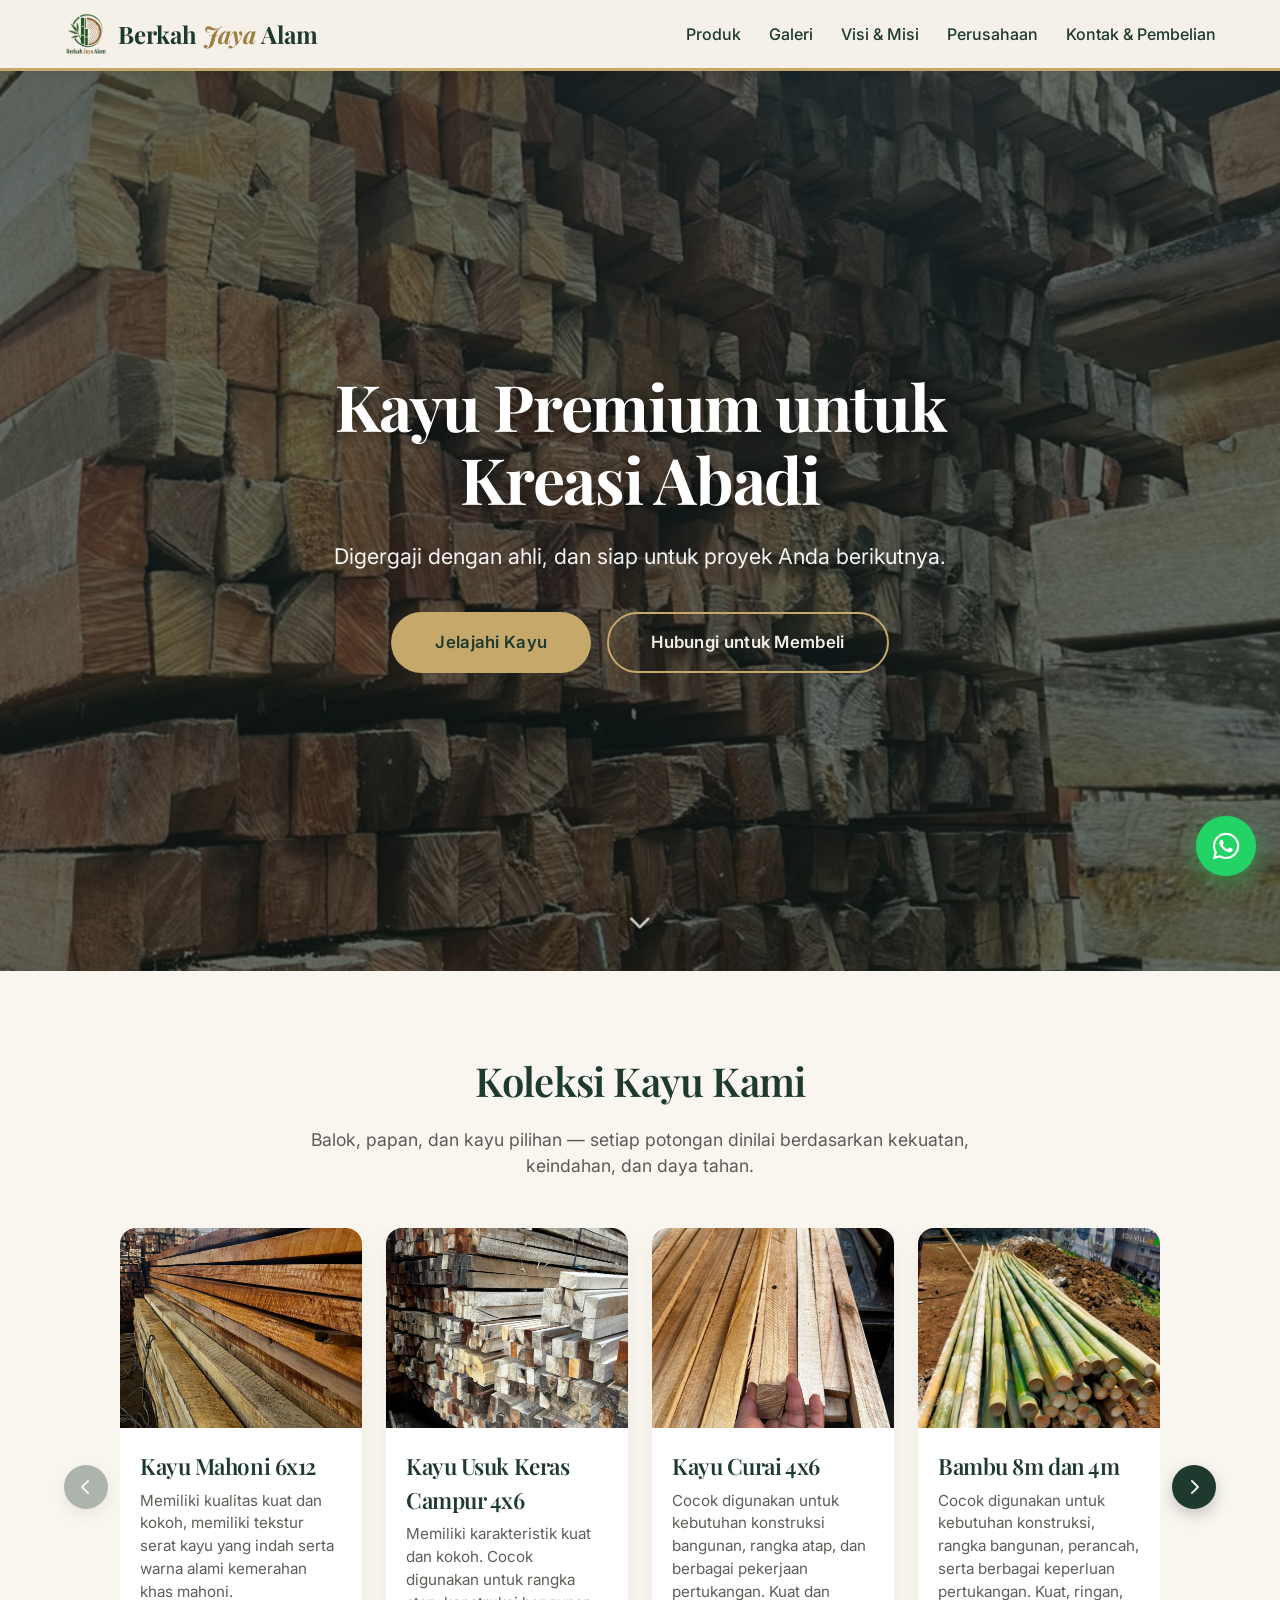
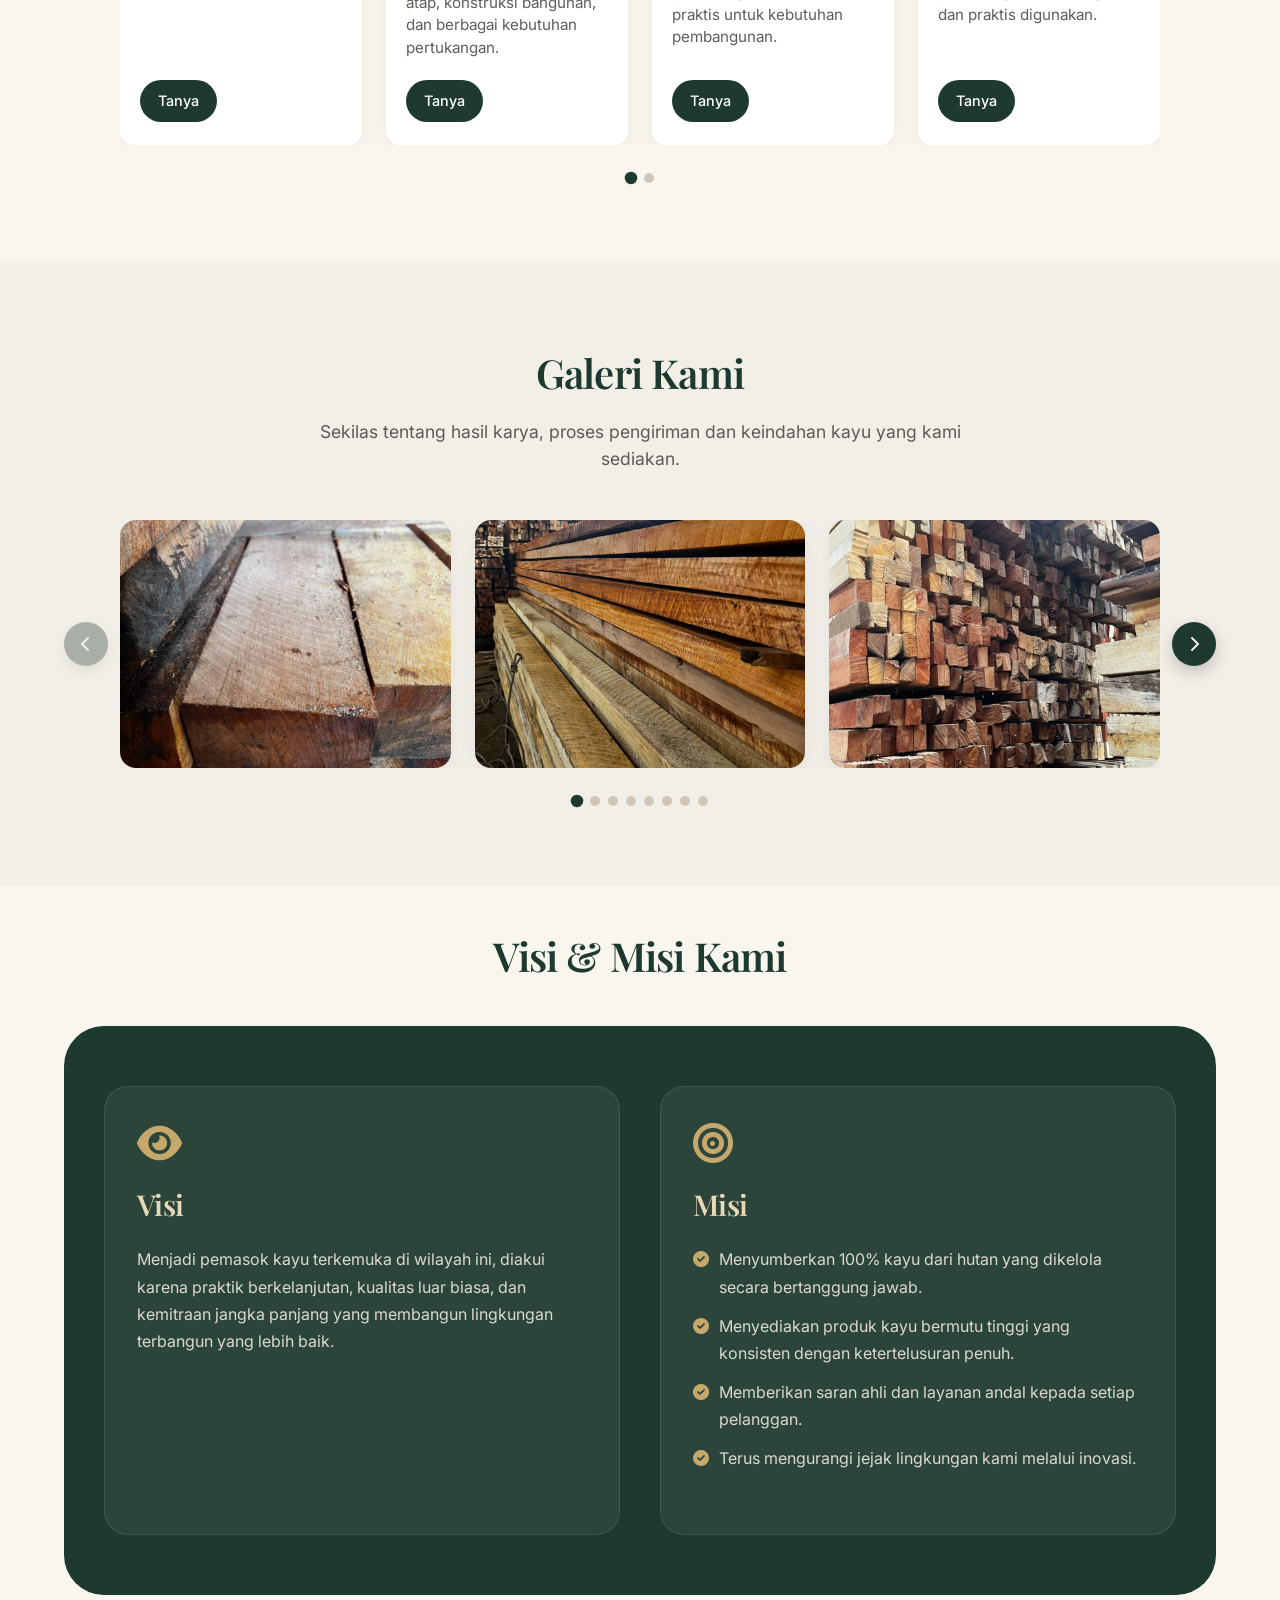
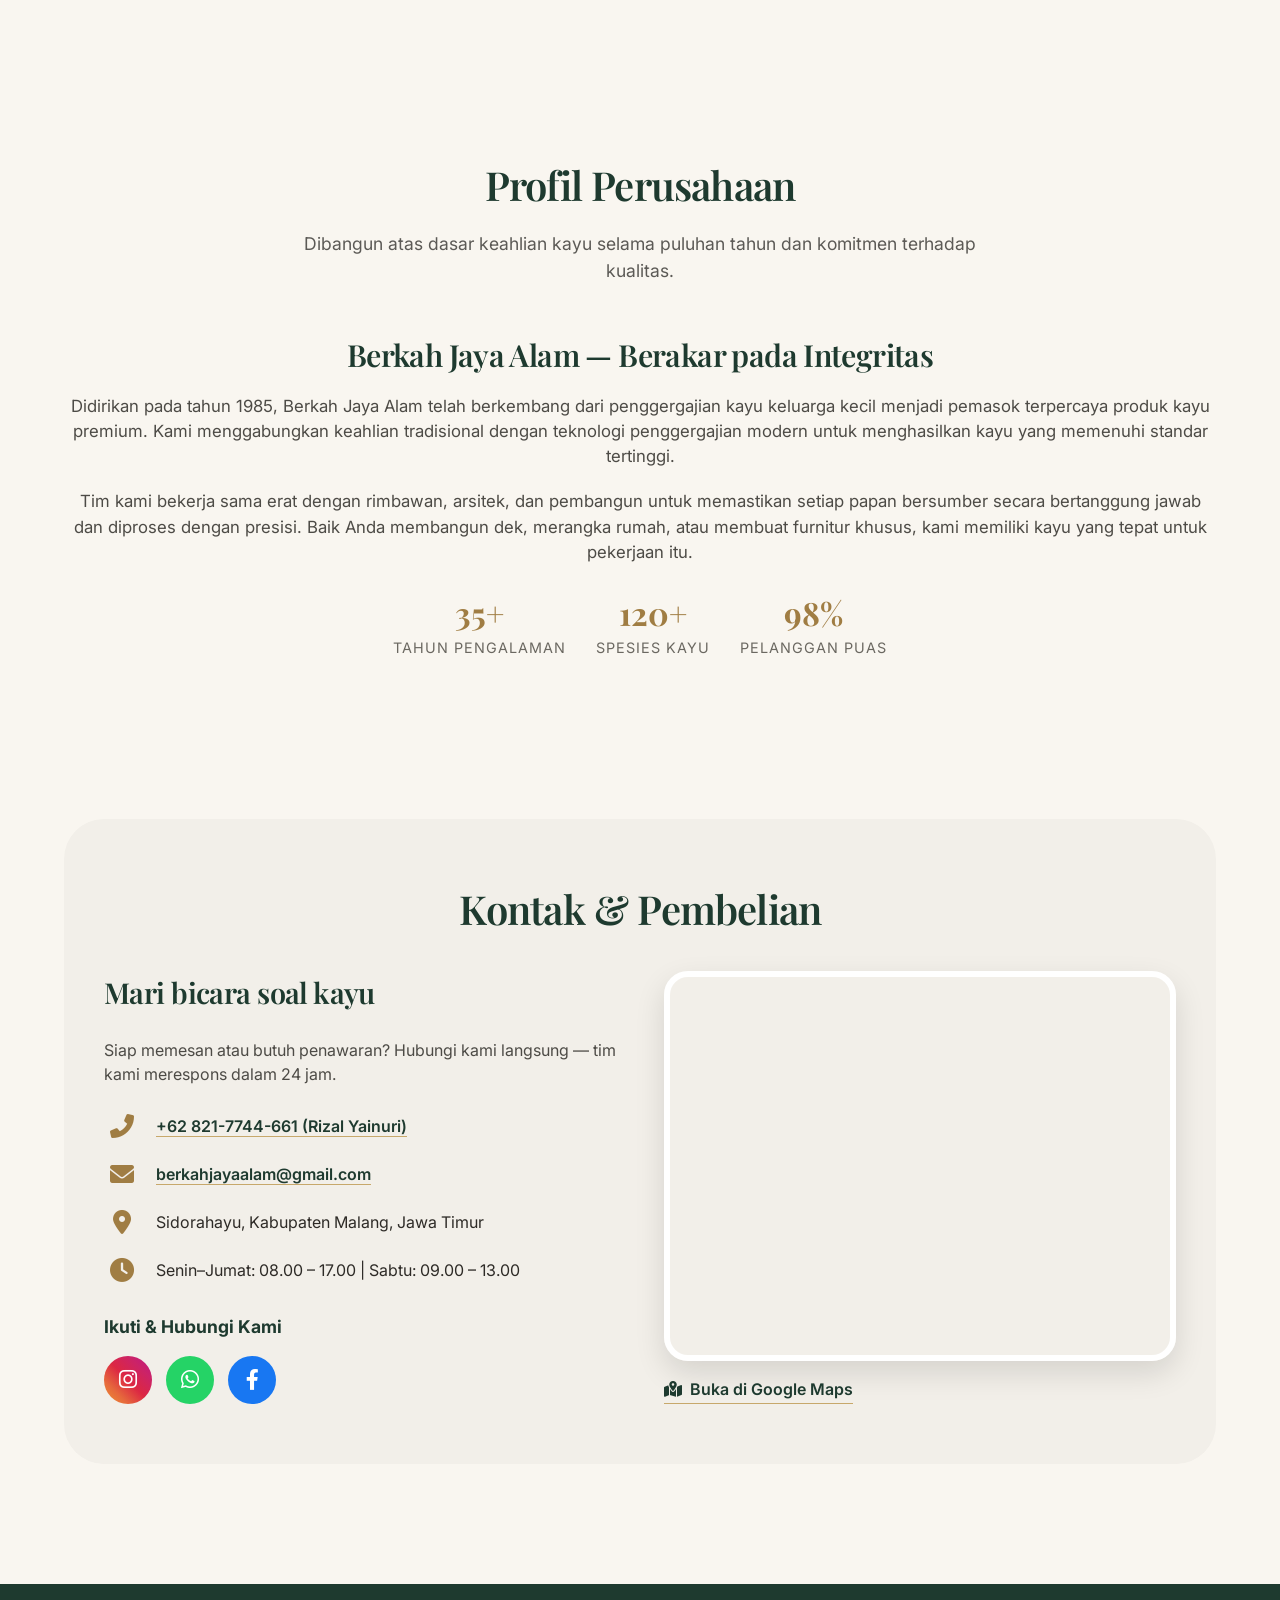
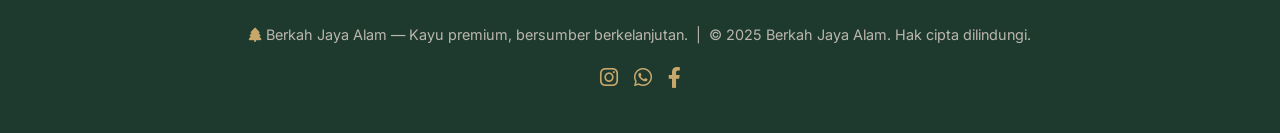
<file: client-berkahjayaalam/index.html>
<!DOCTYPE html>
<html lang="id">
<head>
    <meta charset="UTF-8">
    <meta name="viewport" content="width=device-width, initial-scale=1.0">
    <title>Berkah Jaya Alam | Kayu Premium & Solusi Kayu</title>
    <!-- Google Fonts -->
    <link rel="preconnect" href="https://fonts.googleapis.com">
    <link rel="preconnect" href="https://fonts.gstatic.com" crossorigin>
    <link href="https://fonts.googleapis.com/css2?family=Inter:opsz,wght@14..32,300..700&family=Playfair+Display:ital,wght@0,600;0,700;1,600&display=swap" rel="stylesheet">
    <!-- Font Awesome -->
    <link rel="stylesheet" href="https://cdnjs.cloudflare.com/ajax/libs/font-awesome/6.0.0-beta3/css/all.min.css">
    <style>
        html {
            scroll-behavior: smooth;
        }

        * {
            margin: 0;
            padding: 0;
            box-sizing: border-box;
        }

        body {
            font-family: 'Inter', sans-serif;
            background-color: #f9f6f0;
            color: #2e2b27;
            line-height: 1.5;
        }

        h1, h2, h3 {
            font-family: 'Playfair Display', serif;
            font-weight: 600;
            letter-spacing: -0.02em;
        }

        .container {
            max-width: 1200px;
            margin: 0 auto;
            padding: 0 24px;
        }

        /* Header / Nav */
        .navbar {
            background-color: #f5f1e8;
            color: #1e3a2f;
            padding: 12px 0;
            box-shadow: 0 4px 12px rgba(0, 0, 0, 0.08);
            border-bottom: 3px solid #c7a86b;
            position: sticky;
            top: 0;
            z-index: 100;
        }

        .navbar .container {
            display: flex;
            justify-content: space-between;
            align-items: center;
            flex-wrap: nowrap;
            position: relative;
        }

        .logo {
            display: flex;
            align-items: center;
            gap: 10px;
            text-decoration: none;
            flex-shrink: 0;
        }

        .logo img {
            height: 44px;
            width: auto;
            display: block;
        }

        .logo-text {
            font-size: 1.5rem;
            font-weight: 700;
            font-family: 'Playfair Display', serif;
            color: #1e3a2f;
            line-height: 1.1;
            white-space: nowrap;
        }

        .logo-text span {
            color: #a07d43;
            font-style: italic;
        }

        .nav-links {
            display: flex;
            gap: 28px;
            list-style: none;
            align-items: center;
        }

        .nav-links a {
            color: #1e3a2f;
            text-decoration: none;
            font-weight: 500;
            font-size: 1rem;
            transition: color 0.2s;
            border-bottom: 2px solid transparent;
            padding-bottom: 4px;
            white-space: nowrap;
        }

        .nav-links a:hover {
            color: #a07d43;
            border-bottom-color: #a07d43;
        }

        .menu-toggle {
            display: none;
            background: transparent;
            border: none;
            color: #1e3a2f;
            font-size: 1.6rem;
            cursor: pointer;
            padding: 6px 10px;
            line-height: 1;
            border-radius: 8px;
            transition: background 0.2s;
        }

        .menu-toggle:hover {
            background: rgba(30, 58, 47, 0.08);
        }

        /* Hero */
        .hero {
            background: linear-gradient(rgba(20, 30, 25, 0.65), rgba(20, 30, 25, 0.65)), url('assets/img/img-3.jpeg') center/cover no-repeat;
            min-height: 100vh;
            display: flex;
            align-items: center;
            justify-content: center;
            color: white;
            text-align: center;
            position: relative;
            scroll-margin-top: 80px;
        }

        .hero-content {
            max-width: 900px;
            margin: 0 auto;
            padding: 80px 24px;
        }

        .hero h1 {
            font-size: 4rem;
            font-weight: 700;
            line-height: 1.15;
            margin-bottom: 24px;
            text-shadow: 0 2px 12px rgba(0,0,0,0.4);
        }

        .hero p {
            font-size: 1.35rem;
            margin-bottom: 40px;
            opacity: 0.95;
            max-width: 650px;
            margin-left: auto;
            margin-right: auto;
        }

        .hero-buttons {
            display: flex;
            gap: 16px;
            justify-content: center;
            flex-wrap: wrap;
        }

        .btn {
            display: inline-block;
            background-color: #c7a86b;
            color: #1e3a2f;
            font-weight: 600;
            padding: 16px 42px;
            border-radius: 40px;
            text-decoration: none;
            transition: all 0.2s;
            border: 2px solid transparent;
            font-size: 1.05rem;
            letter-spacing: 0.3px;
        }

        .btn:hover {
            background-color: transparent;
            border-color: #c7a86b;
            color: #f2efe9;
            transform: translateY(-2px);
        }

        .btn-outline {
            background-color: transparent;
            border: 2px solid #c7a86b;
            color: #f2efe9;
        }

        .btn-outline:hover {
            background-color: #c7a86b;
            color: #1e3a2f;
        }

        .scroll-indicator {
            position: absolute;
            bottom: 32px;
            left: 50%;
            transform: translateX(-50%);
            color: #f2efe9;
            font-size: 1.4rem;
            opacity: 0.75;
            animation: bounce 2s infinite;
        }

        @keyframes bounce {
            0%, 20%, 50%, 80%, 100% { transform: translateX(-50%) translateY(0); }
            40% { transform: translateX(-50%) translateY(-10px); }
            60% { transform: translateX(-50%) translateY(-5px); }
        }

        /* Sections */
        section {
            padding: 80px 0;
            scroll-margin-top: 80px;
        }

        .section-title {
            font-size: 2.5rem;
            margin-bottom: 16px;
            color: #1e3a2f;
            text-align: center;
        }

        .section-subtitle {
            text-align: center;
            color: #5c5a56;
            max-width: 700px;
            margin: 0 auto 48px auto;
            font-size: 1.1rem;
        }

        /* ====== SHARED CAROUSEL STYLES ====== */
        .carousel-wrapper {
            position: relative;
            padding: 0 56px;
        }

        .carousel-viewport {
            overflow: hidden;
            width: 100%;
        }

        .carousel-track {
            display: flex;
            gap: 24px;
            transition: transform 0.45s ease;
            will-change: transform;
        }

        .carousel-btn {
            position: absolute;
            top: 50%;
            transform: translateY(-50%);
            width: 44px;
            height: 44px;
            border-radius: 50%;
            border: none;
            background: #1e3a2f;
            color: #f2efe9;
            font-size: 1rem;
            cursor: pointer;
            display: flex;
            align-items: center;
            justify-content: center;
            box-shadow: 0 6px 16px rgba(0, 0, 0, 0.2);
            transition: background 0.2s, opacity 0.2s;
            z-index: 5;
        }

        .carousel-btn:hover {
            background: #c7a86b;
            color: #1e3a2f;
        }

        .carousel-btn.prev { left: 0; }
        .carousel-btn.next { right: 0; }

        .carousel-btn:disabled {
            opacity: 0.35;
            cursor: not-allowed;
        }

        .carousel-dots {
            display: flex;
            justify-content: center;
            gap: 8px;
            margin-top: 28px;
            flex-wrap: wrap;
        }

        .carousel-dots button {
            width: 10px;
            height: 10px;
            border-radius: 50%;
            border: none;
            background: #cfc6b6;
            cursor: pointer;
            padding: 0;
            transition: background 0.2s, transform 0.2s;
        }

        .carousel-dots button.active {
            background: #1e3a2f;
            transform: scale(1.25);
        }

        /* ====== PRODUCT CARDS ====== */
        .product-card {
            flex: 0 0 calc((100% - 72px) / 4);
            background: white;
            border-radius: 16px;
            overflow: hidden;
            box-shadow: 0 8px 24px rgba(0, 0, 0, 0.05);
            display: flex;
            flex-direction: column;
        }

        .product-img {
            height: 200px;
            background-size: cover;
            background-position: center;
            background-color: #d9d0c0;
        }

        .product-info {
            padding: 22px 20px 24px;
            flex-grow: 1;
            display: flex;
            flex-direction: column;
        }

        .product-info h3 {
            font-size: 1.4rem;
            margin-bottom: 6px;
            color: #1e3a2f;
        }

        .product-info p {
            color: #5f5d58;
            margin-bottom: 20px;
            font-size: 0.95rem;
            flex-grow: 1;
        }

        .product-info .btn-small {
            background: #1e3a2f;
            color: white;
            padding: 10px 18px;
            border-radius: 30px;
            text-decoration: none;
            font-weight: 500;
            text-align: center;
            font-size: 0.9rem;
            transition: background 0.2s;
            border: none;
            align-self: flex-start;
        }

        .product-info .btn-small:hover {
            background: #c7a86b;
            color: #1e3a2f;
        }

        /* ====== GALLERY CARDS (image only) ====== */
        .gallery-card {
            flex: 0 0 calc((100% - 48px) / 3);
            position: relative;
            border-radius: 16px;
            overflow: hidden;
            aspect-ratio: 4 / 3;
            box-shadow: 0 8px 24px rgba(0, 0, 0, 0.06);
        }

        .gallery-card img {
            width: 100%;
            height: 100%;
            object-fit: cover;
            display: block;
            transition: transform 0.4s ease;
        }

        .gallery-card:hover img {
            transform: scale(1.06);
        }

        .gallery-section {
            background-color: #f2efe9;
        }

        /* Visi Misi */
        .visi-misi {
            background-color: #1e3a2f;
            color: #f2efe9;
            border-radius: 40px;
            padding: 60px 40px;
            margin: 40px 0;
        }

        .visi-misi .container {
            display: flex;
            flex-wrap: wrap;
            gap: 40px;
            justify-content: center;
            padding: 0;
        }

        .visi-card, .misi-card {
            flex: 1 1 300px;
            background: rgba(255, 255, 255, 0.06);
            padding: 36px 32px;
            border-radius: 24px;
            backdrop-filter: blur(4px);
            border: 1px solid rgba(255, 255, 255, 0.1);
        }

        .visi-card i, .misi-card i {
            font-size: 2.5rem;
            color: #c7a86b;
            margin-bottom: 20px;
        }

        .visi-card h3, .misi-card h3 {
            font-size: 1.8rem;
            margin-bottom: 20px;
            color: #e9d9b8;
        }

        .visi-card p, .misi-card ul {
            color: #ddd9d1;
            line-height: 1.7;
        }

        .misi-card ul {
            list-style: none;
            padding-left: 0;
        }

        .misi-card li {
            margin-bottom: 12px;
            display: flex;
            align-items: flex-start;
            gap: 10px;
        }

        .misi-card li i {
            font-size: 1rem;
            margin-top: 5px;
            color: #c7a86b;
        }

        /* Company Profile */
        .profile-wrap {
            display: flex;
            flex-wrap: wrap;
            gap: 48px;
            align-items: center;
            justify-content: center;
            text-align: center;
        }

        .profile-text {
            flex: 1 1 350px;
        }

        .profile-text h3 {
            font-size: 1.9rem;
            margin-bottom: 16px;
            color: #1e3a2f;
        }

        .profile-text p {
            margin-bottom: 20px;
            color: #4d4b46;
            font-size: 1.05rem;
        }

        .profile-stats {
            display: flex;
            gap: 30px;
            margin-top: 24px;
            justify-content: center;
            flex-wrap: wrap;
        }

        .stat-item {
            text-align: center;
        }

        .stat-item h4 {
            font-size: 2rem;
            color: #a07d43;
            font-family: 'Playfair Display', serif;
        }

        .stat-item p {
            font-size: 0.9rem;
            text-transform: uppercase;
            letter-spacing: 1px;
            color: #6b6861;
        }

        /* ====== CONTACT / BUY — 2 columns ====== */
        .contact-section {
            background: #f2efe9;
            border-radius: 40px;
            padding: 60px 40px;
            margin-top: 40px;
        }

        .contact-grid {
            display: grid;
            grid-template-columns: 1fr 1fr;
            gap: 48px;
            align-items: stretch;
        }

        .contact-info h3 {
            font-size: 1.8rem;
            margin-bottom: 24px;
            color: #1e3a2f;
        }

        .contact-info > p {
            margin-bottom: 28px;
            color: #4d4b46;
        }

        .contact-detail {
            display: flex;
            align-items: center;
            gap: 16px;
            margin-bottom: 24px;
        }

        .contact-detail i {
            font-size: 1.5rem;
            color: #a07d43;
            width: 36px;
            text-align: center;
            flex-shrink: 0;
        }

        .contact-detail p {
            font-size: 1rem;
            color: #2e2b27;
            word-break: break-word;
        }

        .contact-detail a {
            color: #1e3a2f;
            text-decoration: none;
            font-weight: 600;
            border-bottom: 1px solid #c7a86b;
        }

        /* Social Media Links */
        .social-links {
            margin-top: 32px;
        }

        .social-links h4 {
            font-size: 1.1rem;
            margin-bottom: 16px;
            color: #1e3a2f;
        }

        .social-icons {
            display: flex;
            gap: 14px;
            flex-wrap: wrap;
        }

        .social-icon {
            display: inline-flex;
            align-items: center;
            justify-content: center;
            width: 48px;
            height: 48px;
            border-radius: 50%;
            color: white;
            font-size: 1.3rem;
            text-decoration: none;
            transition: transform 0.2s, opacity 0.2s;
        }

        .social-icon:hover {
            transform: translateY(-3px);
            opacity: 0.9;
        }

        .social-icon.instagram {
            background: linear-gradient(45deg, #f09433, #e6683c, #dc2743, #cc2366, #bc1888);
        }

        .social-icon.whatsapp {
            background-color: #25D366;
        }

        .social-icon.facebook {
            background-color: #1877F2;
        }

        /* ====== MAP COLUMN ====== */
        .contact-map {
            display: flex;
            flex-direction: column;
            min-height: 420px;
        }

        .map-frame {
            flex: 1;
            width: 100%;
            border-radius: 24px;
            overflow: hidden;
            box-shadow: 0 12px 30px rgba(0, 0, 0, 0.12);
            border: 6px solid white;
            min-height: 360px;
        }

        .map-frame iframe {
            width: 100%;
            height: 100%;
            border: 0;
            display: block;
        }

        .map-link {
            display: inline-flex;
            align-items: center;
            gap: 8px;
            margin-top: 16px;
            color: #1e3a2f;
            font-weight: 600;
            text-decoration: none;
            align-self: flex-start;
            border-bottom: 1px solid #c7a86b;
            padding-bottom: 2px;
            transition: color 0.2s;
        }

        .map-link:hover {
            color: #a07d43;
        }

        /* ====== FLOATING WHATSAPP BUTTON ====== */
        .wa-float {
            position: fixed;
            bottom: 24px;
            right: 24px;
            width: 60px;
            height: 60px;
            border-radius: 50%;
            background-color: #25D366;
            color: white;
            display: flex;
            align-items: center;
            justify-content: center;
            font-size: 1.9rem;
            text-decoration: none;
            box-shadow: 0 8px 24px rgba(37, 211, 102, 0.45);
            z-index: 999;
            transition: transform 0.25s ease, box-shadow 0.25s ease;
        }

        .wa-float::before {
            content: '';
            position: absolute;
            inset: 0;
            border-radius: 50%;
            background: rgba(37, 211, 102, 0.45);
            animation: wa-pulse 2s infinite;
            z-index: -1;
        }

        .wa-float:hover {
            transform: scale(1.1);
            box-shadow: 0 12px 32px rgba(37, 211, 102, 0.6);
        }

        @keyframes wa-pulse {
            0% { transform: scale(1); opacity: 0.8; }
            70% { transform: scale(1.6); opacity: 0; }
            100% { transform: scale(1.6); opacity: 0; }
        }

        /* Footer */
        footer {
            background: #1e3a2f;
            color: #bbb7ae;
            padding: 40px 0;
            text-align: center;
            margin-top: 40px;
        }

        footer p {
            font-size: 0.9rem;
            margin-bottom: 16px;
        }

        footer i {
            color: #c7a86b;
        }

        .footer-social {
            display: flex;
            justify-content: center;
            gap: 16px;
            margin-top: 8px;
        }

        .footer-social a {
            color: #c7a86b;
            font-size: 1.3rem;
            transition: color 0.2s;
            text-decoration: none;
        }

        .footer-social a:hover {
            color: #e9d9b8;
        }

        /* Responsive */
        @media (max-width: 992px) {
            .menu-toggle {
                display: block;
            }

            .nav-links {
                display: none;
                position: absolute;
                top: calc(100% + 12px);
                left: 0;
                right: 0;
                flex-direction: column;
                gap: 0;
                background-color: #f5f1e8;
                border: 1px solid #e0d8c8;
                border-top: 3px solid #c7a86b;
                border-radius: 0 0 16px 16px;
                box-shadow: 0 12px 32px rgba(0, 0, 0, 0.15);
                padding: 8px 0;
                z-index: 200;
            }

            .nav-links.active {
                display: flex;
            }

            .nav-links li {
                width: 100%;
            }

            .nav-links a {
                display: block;
                padding: 14px 24px;
                border-bottom: none;
                font-size: 1rem;
                color: #1e3a2f;
            }

            .nav-links a:hover {
                background: rgba(30, 58, 47, 0.06);
                border-bottom-color: transparent;
            }

            /* Tablet: 3 products / 2 gallery */
            .product-card {
                flex: 0 0 calc((100% - 48px) / 3);
            }
            .gallery-card {
                flex: 0 0 calc((100% - 24px) / 2);
            }

            /* Contact stacks to 1 column on tablet */
            .contact-grid {
                grid-template-columns: 1fr;
                gap: 40px;
            }
            .contact-map {
                min-height: 320px;
            }
        }

        @media (max-width: 768px) {
            .hero h1 { font-size: 2.6rem; }
            .hero p { font-size: 1.1rem; }
            .section-title { font-size: 2rem; }
            .visi-misi { padding: 40px 20px; }
            .profile-stats { flex-wrap: wrap; gap: 20px; }
            section { scroll-margin-top: 80px; }
            .hero { scroll-margin-top: 80px; }
            .contact-section { padding: 40px 20px; }
            .logo img { height: 38px; }
            .logo-text { font-size: 1.2rem; }

            .carousel-wrapper { padding: 0 8px; }
            .carousel-btn { display: none; }

            .product-card {
                flex: 0 0 calc((100% - 24px) / 2);
            }
            .gallery-card {
                flex: 0 0 100%;
                aspect-ratio: 16 / 10;
            }

            .map-frame {
                min-height: 280px;
                border-width: 4px;
            }

            .wa-float {
                width: 54px;
                height: 54px;
                font-size: 1.6rem;
                bottom: 18px;
                right: 18px;
            }
        }

        @media (max-width: 480px) {
            .hero h1 { font-size: 2rem; }
            .btn { padding: 14px 28px; font-size: 0.95rem; }

            .product-card {
                flex: 0 0 100%;
            }
            .carousel-track { gap: 0; }

            .contact-detail {
                align-items: flex-start;
            }

            .map-frame {
                min-height: 240px;
            }

            .wa-float {
                width: 50px;
                height: 50px;
                font-size: 1.5rem;
                bottom: 16px;
                right: 16px;
            }
        }
    </style>
</head>
<body>
    <!-- Navigasi -->
    <div class="navbar">
        <div class="container">
            <a href="#" class="logo">
                <img src="assets/img/logo.png" alt="Logo Berkah Jaya Alam">
                <div class="logo-text">Berkah <span>Jaya</span> Alam</div>
            </a>
            <button class="menu-toggle" aria-label="Buka menu navigasi" aria-expanded="false">
                <i class="fas fa-bars"></i>
            </button>
            <ul class="nav-links" id="navLinks">
                <li><a href="#products">Produk</a></li>
                <li><a href="#gallery">Galeri</a></li>
                <li><a href="#visi-misi">Visi & Misi</a></li>
                <li><a href="#profile">Perusahaan</a></li>
                <li><a href="#contact">Kontak & Pembelian</a></li>
            </ul>
        </div>
    </div>

    <!-- Hero Section -->
    <section class="hero">
        <div class="hero-content">
            <h1>Kayu Premium untuk<br>Kreasi Abadi</h1>
            <p>Digergaji dengan ahli, dan siap untuk proyek Anda berikutnya.</p>
            <div class="hero-buttons">
                <a href="#products" class="btn">Jelajahi Kayu</a>
                <a href="#contact" class="btn btn-outline">Hubungi untuk Membeli</a>
            </div>
        </div>
        <a href="#products" class="scroll-indicator" aria-label="Gulir ke produk">
            <i class="fas fa-chevron-down"></i>
        </a>
    </section>

    <!-- Bagian Produk — Carousel -->
    <section id="products">
        <div class="container">
            <h2 class="section-title">Koleksi Kayu Kami</h2>
            <p class="section-subtitle">Balok, papan, dan kayu pilihan — setiap potongan dinilai berdasarkan kekuatan, keindahan, dan daya tahan.</p>

            <div class="carousel-wrapper">
                <button class="carousel-btn prev" aria-label="Produk sebelumnya">
                    <i class="fas fa-chevron-left"></i>
                </button>
                <button class="carousel-btn next" aria-label="Produk berikutnya">
                    <i class="fas fa-chevron-right"></i>
                </button>

                <div class="carousel-viewport product-carousel" id="productCarousel">
                    <div class="carousel-track" id="productTrack">
                        <div class="product-card">
                            <div class="product-img" style="background-image: url('assets/img/katalog/kayu-mahuni.jpeg');"></div>
                            <div class="product-info">
                                <h3>Kayu Mahoni 6x12</h3>
                                <p>Memiliki kualitas kuat dan kokoh, memiliki tekstur serat kayu yang indah serta warna alami kemerahan khas mahoni.</p>
                                <a href="#contact" class="btn-small">Tanya</a>
                            </div>
                        </div>
                        <div class="product-card">
                            <div class="product-img" style="background-image: url('assets/img/katalog/kayu-usuk-keras.jpeg');"></div>
                            <div class="product-info">
                                <h3>Kayu Usuk Keras Campur 4x6</h3>
                                <p>Memiliki karakteristik kuat dan kokoh. Cocok digunakan untuk rangka atap, konstruksi bangunan, dan berbagai kebutuhan pertukangan.</p>
                                <a href="#contact" class="btn-small">Tanya</a>
                            </div>
                        </div>
                        <div class="product-card">
                            <div class="product-img" style="background-image: url('assets/img/katalog/kayu-curai.jpeg');"></div>
                            <div class="product-info">
                                <h3>Kayu Curai 4x6</h3>
                                <p>Cocok digunakan untuk kebutuhan konstruksi bangunan, rangka atap, dan berbagai pekerjaan pertukangan. Kuat dan praktis untuk kebutuhan pembangunan.</p>
                                <a href="#contact" class="btn-small">Tanya</a>
                            </div>
                        </div>
                        <div class="product-card">
                            <div class="product-img" style="background-image: url('assets/img/katalog/kayu-bambu.jpeg');"></div>
                            <div class="product-info">
                                <h3>Bambu 8m dan 4m</h3>
                                <p>Cocok digunakan untuk kebutuhan konstruksi, rangka bangunan, perancah, serta berbagai keperluan pertukangan. Kuat, ringan, dan praktis digunakan.</p>
                                <a href="#contact" class="btn-small">Tanya</a>
                            </div>
                        </div>
                        <div class="product-card">
                            <div class="product-img" style="background-image: url('assets/img/katalog/kayu-sengon.jpg');"></div>
                            <div class="product-info">
                                <h3>Kayu Sengon 4x6</h3>
                                <p>Memiliki karakteristik ringan dan mudah dikerjakan. Cocok digunakan untuk rangka atap, usuk, konstruksi ringan, dan berbagai kebutuhan pertukangan.</p>
                                <a href="#contact" class="btn-small">Tanya</a>
                            </div>
                        </div>
                    </div>
                </div>
            </div>

            <div class="carousel-dots" id="productDots"></div>
        </div>
    </section>

    <!-- Bagian Galeri — Carousel (image only) -->
    <section id="gallery" class="gallery-section">
        <div class="container">
            <h2 class="section-title">Galeri Kami</h2>
            <p class="section-subtitle">Sekilas tentang hasil karya, proses pengiriman dan keindahan kayu yang kami sediakan.</p>

            <div class="carousel-wrapper">
                <button class="carousel-btn prev" aria-label="Gambar sebelumnya">
                    <i class="fas fa-chevron-left"></i>
                </button>
                <button class="carousel-btn next" aria-label="Gambar berikutnya">
                    <i class="fas fa-chevron-right"></i>
                </button>

                <div class="carousel-viewport gallery-carousel" id="galleryCarousel">
                    <div class="carousel-track" id="galleryTrack">
                        <div class="gallery-card"><img src="assets/img/img-1.jpeg" alt="Galeri Berkah Jaya Alam 1"></div>
                        <div class="gallery-card"><img src="assets/img/img-2.jpeg" alt="Galeri Berkah Jaya Alam 2"></div>
                        <div class="gallery-card"><img src="assets/img/img-3.jpeg" alt="Galeri Berkah Jaya Alam 3"></div>
                        <div class="gallery-card"><img src="assets/img/img-4.jpeg" alt="Galeri Berkah Jaya Alam 4"></div>
                        <div class="gallery-card"><img src="assets/img/img-5.jpeg" alt="Galeri Berkah Jaya Alam 5"></div>
                        <div class="gallery-card"><img src="assets/img/img-6.jpeg" alt="Galeri Berkah Jaya Alam 6"></div>
                        <div class="gallery-card"><img src="assets/img/img-7.jpeg" alt="Galeri Berkah Jaya Alam 7"></div>
                        <div class="gallery-card"><img src="assets/img/img-8.jpeg" alt="Galeri Berkah Jaya Alam 8"></div>
                        <div class="gallery-card"><img src="assets/img/img-9.jpeg" alt="Galeri Berkah Jaya Alam 9"></div>
                        <div class="gallery-card"><img src="assets/img/img-10.jpeg" alt="Galeri Berkah Jaya Alam 10"></div>
                    </div>
                </div>
            </div>

            <div class="carousel-dots" id="galleryDots"></div>
        </div>
    </section>

    <!-- Visi & Misi -->
    <section id="visi-misi" style="padding: 40px 0;">
        <div class="container">
            <h2 class="section-title" style="color:#1e3a2f;">Visi & Misi Kami</h2>
            <div class="visi-misi">
                <div class="container">
                    <div class="visi-card">
                        <i class="fas fa-eye"></i>
                        <h3>Visi</h3>
                        <p>Menjadi pemasok kayu terkemuka di wilayah ini, diakui karena praktik berkelanjutan, kualitas luar biasa, dan kemitraan jangka panjang yang membangun lingkungan terbangun yang lebih baik.</p>
                    </div>
                    <div class="misi-card">
                        <i class="fas fa-bullseye"></i>
                        <h3>Misi</h3>
                        <ul>
                            <li><i class="fas fa-check-circle"></i> Menyumberkan 100% kayu dari hutan yang dikelola secara bertanggung jawab.</li>
                            <li><i class="fas fa-check-circle"></i> Menyediakan produk kayu bermutu tinggi yang konsisten dengan ketertelusuran penuh.</li>
                            <li><i class="fas fa-check-circle"></i> Memberikan saran ahli dan layanan andal kepada setiap pelanggan.</li>
                            <li><i class="fas fa-check-circle"></i> Terus mengurangi jejak lingkungan kami melalui inovasi.</li>
                        </ul>
                    </div>
                </div>
            </div>
        </div>
    </section>

    <!-- Profil Perusahaan -->
    <section id="profile">
        <div class="container">
            <h2 class="section-title">Profil Perusahaan</h2>
            <p class="section-subtitle">Dibangun atas dasar keahlian kayu selama puluhan tahun dan komitmen terhadap kualitas.</p>
            <div class="profile-wrap">
                <div class="profile-text">
                    <h3>Berkah Jaya Alam — Berakar pada Integritas</h3>
                    <p>Didirikan pada tahun 1985, Berkah Jaya Alam telah berkembang dari penggergajian kayu keluarga kecil menjadi pemasok terpercaya produk kayu premium. Kami menggabungkan keahlian tradisional dengan teknologi penggergajian modern untuk menghasilkan kayu yang memenuhi standar tertinggi.</p>
                    <p>Tim kami bekerja sama erat dengan rimbawan, arsitek, dan pembangun untuk memastikan setiap papan bersumber secara bertanggung jawab dan diproses dengan presisi. Baik Anda membangun dek, merangka rumah, atau membuat furnitur khusus, kami memiliki kayu yang tepat untuk pekerjaan itu.</p>
                    <div class="profile-stats">
                        <div class="stat-item"><h4>35+</h4><p>Tahun pengalaman</p></div>
                        <div class="stat-item"><h4>120+</h4><p>Spesies kayu</p></div>
                        <div class="stat-item"><h4>98%</h4><p>Pelanggan puas</p></div>
                    </div>
                </div>
            </div>
        </div>
    </section>

    <!-- Kontak & Pembelian — 2 columns + Map -->
    <section id="contact" style="padding-top: 20px;">
        <div class="container">
            <div class="contact-section">
                <h2 class="section-title" style="margin-bottom: 32px;">Kontak & Pembelian</h2>
                <div class="contact-grid">
                    <!-- Column 1: contact info -->
                    <div class="contact-info">
                        <h3>Mari bicara soal kayu</h3>
                        <p>Siap memesan atau butuh penawaran? Hubungi kami langsung — tim kami merespons dalam 24 jam.</p>
                        <div class="contact-detail"><i class="fas fa-phone-alt"></i><p><a href="tel:+628217744661">+62 821-7744-661 (Rizal Yainuri)</a></p></div>
                        <div class="contact-detail"><i class="fas fa-envelope"></i><p><a href="mailto:berkahjayaalam@gmail.com">berkahjayaalam@gmail.com</a></p></div>
                        <div class="contact-detail"><i class="fas fa-map-marker-alt"></i><p>Sidorahayu, Kabupaten Malang, Jawa Timur</p></div>
                        <div class="contact-detail"><i class="fas fa-clock"></i><p>Senin–Jumat: 08.00 – 17.00 | Sabtu: 09.00 – 13.00</p></div>

                        <div class="social-links">
                            <h4>Ikuti & Hubungi Kami</h4>
                            <div class="social-icons">
                                <a href="https://instagram.com/berkahjayaalam" class="social-icon instagram" target="_blank" rel="noopener" aria-label="Instagram Berkah Jaya Alam"><i class="fab fa-instagram"></i></a>
                                <a href="https://wa.me/628217744661" class="social-icon whatsapp" target="_blank" rel="noopener" aria-label="WhatsApp Berkah Jaya Alam"><i class="fab fa-whatsapp"></i></a>
                                <a href="https://facebook.com/berkahjayaalam" class="social-icon facebook" target="_blank" rel="noopener" aria-label="Facebook Berkah Jaya Alam"><i class="fab fa-facebook-f"></i></a>
                            </div>
                        </div>
                    </div>

                    <!-- Column 2: Google Map -->
                    <div class="contact-map">
                        <div class="map-frame">
                            <iframe
                                src="https://www.google.com/maps?q=-7.999952,112.582649&z=17&output=embed"
                                title="Lokasi Berkah Jaya Alam di Google Maps"
                                loading="lazy"
                                referrerpolicy="no-referrer-when-downgrade"
                                allowfullscreen>
                            </iframe>
                        </div>
                        <a class="map-link"
                           href="https://www.google.com/maps/search/?api=1&query=-7.999952,112.582649"
                           target="_blank"
                           rel="noopener">
                            <i class="fas fa-map-marked-alt"></i> Buka di Google Maps
                        </a>
                    </div>
                </div>
            </div>
        </div>
    </section>

    <!-- Footer -->
    <footer>
        <div class="container">
            <p><i class="fas fa-tree"></i> Berkah Jaya Alam — Kayu premium, bersumber berkelanjutan. &nbsp;|&nbsp; © 2025 Berkah Jaya Alam. Hak cipta dilindungi.</p>
            <div class="footer-social">
                <a href="https://instagram.com/berkahjayaalam" target="_blank" rel="noopener" aria-label="Instagram"><i class="fab fa-instagram"></i></a>
                <a href="https://wa.me/628217744661" target="_blank" rel="noopener" aria-label="WhatsApp"><i class="fab fa-whatsapp"></i></a>
                <a href="https://facebook.com/berkahjayaalam" target="_blank" rel="noopener" aria-label="Facebook"><i class="fab fa-facebook-f"></i></a>
            </div>
        </div>
    </footer>

    <!-- Floating WhatsApp button -->
    <a href="https://wa.me/628217744661?text=Halo%20Berkah%20Jaya%20Alam%2C%20saya%20ingin%20bertanya%20soal%20produk%20kayu."
       class="wa-float"
       target="_blank"
       rel="noopener"
       aria-label="Chat WhatsApp Berkah Jaya Alam">
        <i class="fab fa-whatsapp"></i>
    </a>

    <script>
        /* ===== Mobile menu toggle ===== */
        const menuToggle = document.querySelector('.menu-toggle');
        const navLinks = document.getElementById('navLinks');
        const menuIcon = menuToggle.querySelector('i');

        menuToggle.addEventListener('click', () => {
            const isOpen = navLinks.classList.toggle('active');
            menuToggle.setAttribute('aria-expanded', isOpen);
            menuIcon.classList.toggle('fa-bars', !isOpen);
            menuIcon.classList.toggle('fa-times', isOpen);
        });

        document.querySelectorAll('.nav-links a').forEach(link => {
            link.addEventListener('click', () => {
                navLinks.classList.remove('active');
                menuToggle.setAttribute('aria-expanded', 'false');
                menuIcon.classList.add('fa-bars');
                menuIcon.classList.remove('fa-times');
            });
        });

        /* ===== Generic slide-by-1 carousel factory ===== */
        function createCarousel({ viewport, track, prevBtn, nextBtn, dotsContainer, getPerView }) {
            const items = track.children;

            let perView = 4;
            let index = 0;
            let maxIndex = 0;

            function stepSize() {
                const first = items[0];
                if (!first) return 0;
                const gap = parseFloat(getComputedStyle(track).gap) || 0;
                return first.getBoundingClientRect().width + gap;
            }

            function computeLimits() {
                perView = getPerView();
                maxIndex = Math.max(0, items.length - perView);
                if (index > maxIndex) index = maxIndex;
            }

            function buildDots() {
                dotsContainer.innerHTML = '';
                for (let i = 0; i <= maxIndex; i++) {
                    const dot = document.createElement('button');
                    dot.setAttribute('aria-label', `Ke item ${i + 1}`);
                    dot.addEventListener('click', () => goTo(i));
                    dotsContainer.appendChild(dot);
                }
                updateUI();
            }

            function goTo(i) {
                index = Math.max(0, Math.min(i, maxIndex));
                track.style.transform = `translateX(-${stepSize() * index}px)`;
                updateUI();
            }

            function updateUI() {
                const dots = dotsContainer.querySelectorAll('button');
                dots.forEach((d, i) => d.classList.toggle('active', i === index));
                prevBtn.disabled = index === 0;
                nextBtn.disabled = index === maxIndex;
            }

            prevBtn.addEventListener('click', () => goTo(index - 1));
            nextBtn.addEventListener('click', () => goTo(index + 1));

            let touchStartX = 0;
            let touchDeltaX = 0;
            let isDragging = false;

            viewport.addEventListener('touchstart', (e) => {
                touchStartX = e.touches[0].clientX;
                touchDeltaX = 0;
                isDragging = true;
            }, { passive: true });

            viewport.addEventListener('touchmove', (e) => {
                if (!isDragging) return;
                touchDeltaX = e.touches[0].clientX - touchStartX;
            }, { passive: true });

            viewport.addEventListener('touchend', () => {
                if (!isDragging) return;
                isDragging = false;
                const threshold = 50;
                if (touchDeltaX <= -threshold && index < maxIndex) goTo(index + 1);
                else if (touchDeltaX >= threshold && index > 0) goTo(index - 1);
                touchDeltaX = 0;
            });

            let mouseDown = false;
            let mouseStartX = 0;
            let mouseDeltaX = 0;

            viewport.addEventListener('mousedown', (e) => {
                mouseDown = true;
                mouseStartX = e.clientX;
                mouseDeltaX = 0;
                viewport.style.cursor = 'grabbing';
            });

            window.addEventListener('mousemove', (e) => {
                if (!mouseDown) return;
                mouseDeltaX = e.clientX - mouseStartX;
            });

            window.addEventListener('mouseup', () => {
                if (!mouseDown) return;
                mouseDown = false;
                viewport.style.cursor = '';
                const threshold = 60;
                if (mouseDeltaX <= -threshold && index < maxIndex) goTo(index + 1);
                else if (mouseDeltaX >= threshold && index > 0) goTo(index - 1);
                mouseDeltaX = 0;
            });

            let resizeTimer;
            window.addEventListener('resize', () => {
                clearTimeout(resizeTimer);
                resizeTimer = setTimeout(() => {
                    computeLimits();
                    buildDots();
                    goTo(index);
                }, 150);
            });

            computeLimits();
            buildDots();
            goTo(0);
        }

        /* ===== Products carousel ===== */
        createCarousel({
            viewport: document.getElementById('productCarousel'),
            track: document.getElementById('productTrack'),
            prevBtn: document.querySelector('#products .carousel-btn.prev'),
            nextBtn: document.querySelector('#products .carousel-btn.next'),
            dotsContainer: document.getElementById('productDots'),
            getPerView: () => {
                const w = window.innerWidth;
                if (w <= 480) return 1;
                if (w <= 768) return 2;
                if (w <= 992) return 3;
                return 4;
            }
        });

        /* ===== Gallery carousel ===== */
        createCarousel({
            viewport: document.getElementById('galleryCarousel'),
            track: document.getElementById('galleryTrack'),
            prevBtn: document.querySelector('#gallery .carousel-btn.prev'),
            nextBtn: document.querySelector('#gallery .carousel-btn.next'),
            dotsContainer: document.getElementById('galleryDots'),
            getPerView: () => {
                const w = window.innerWidth;
                if (w <= 768) return 1;
                if (w <= 992) return 2;
                return 3;
            }
        });
    </script>
</body>
</html>
</file>
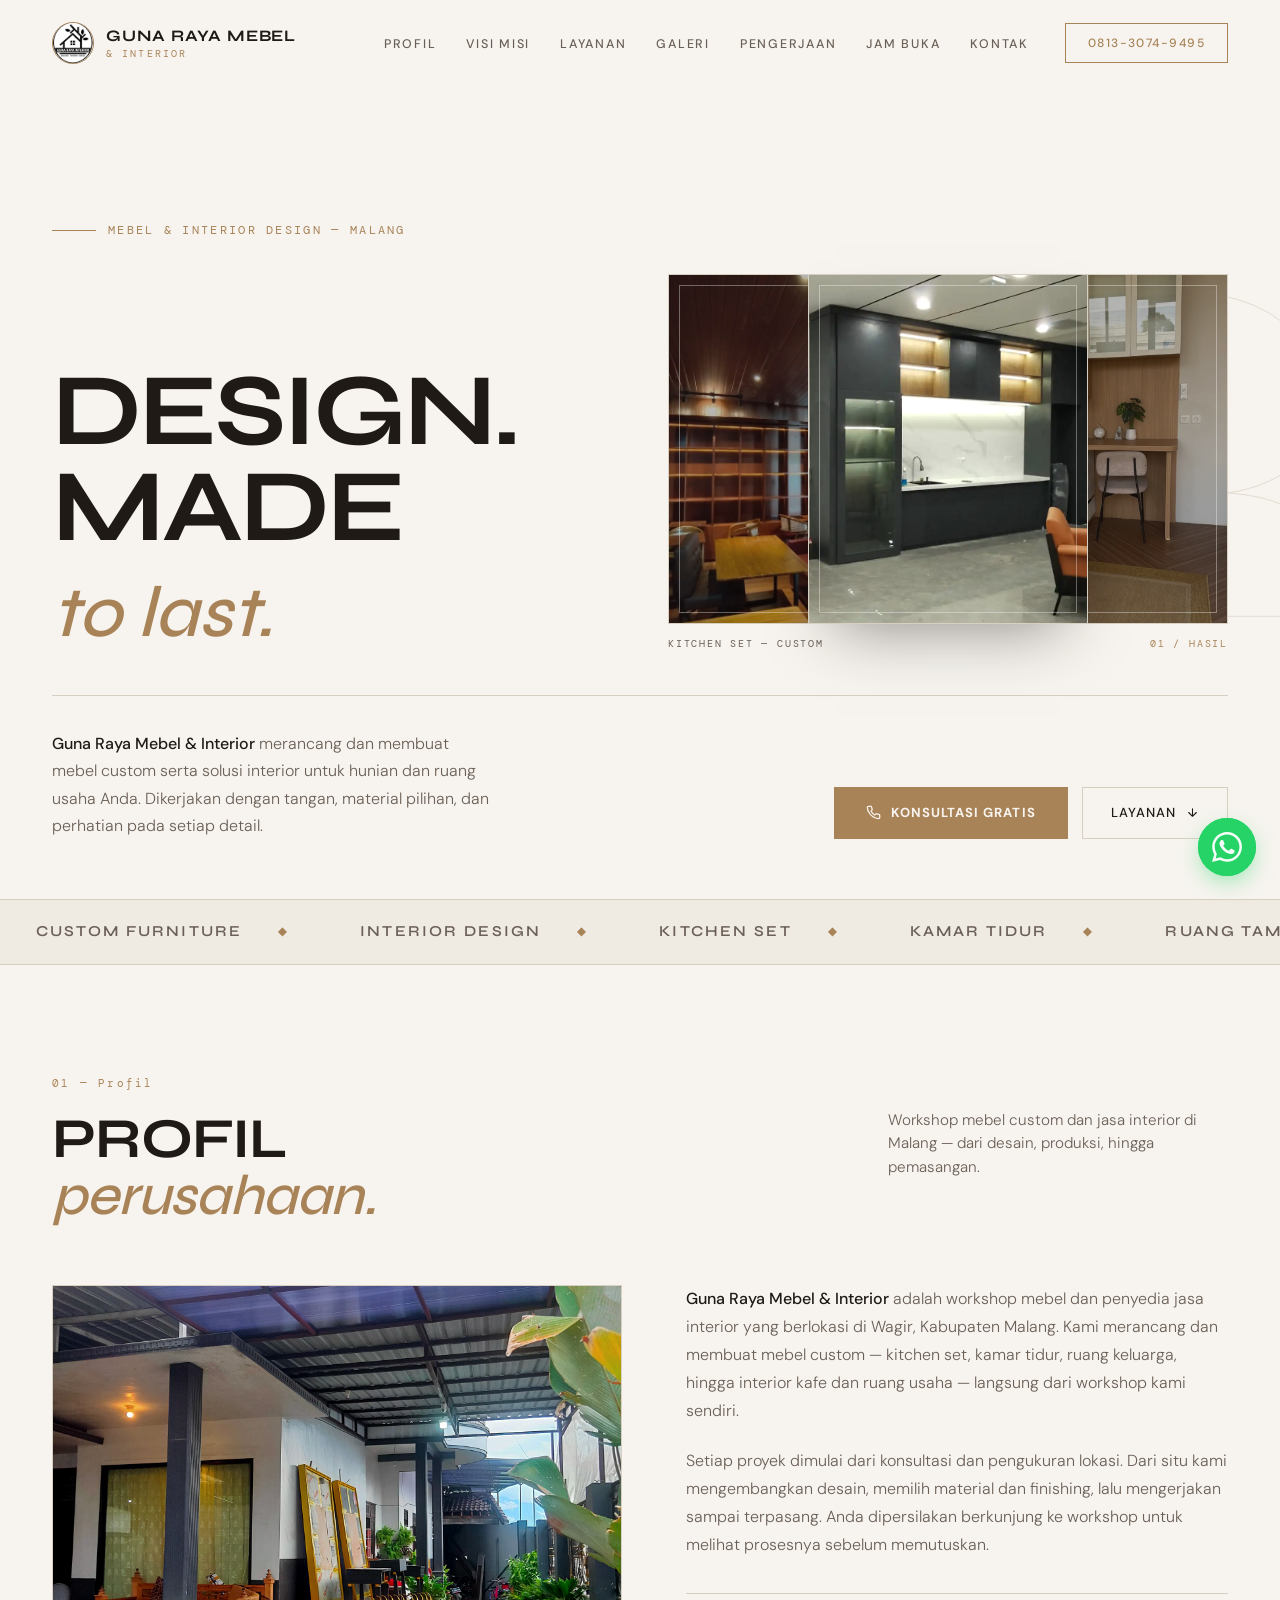
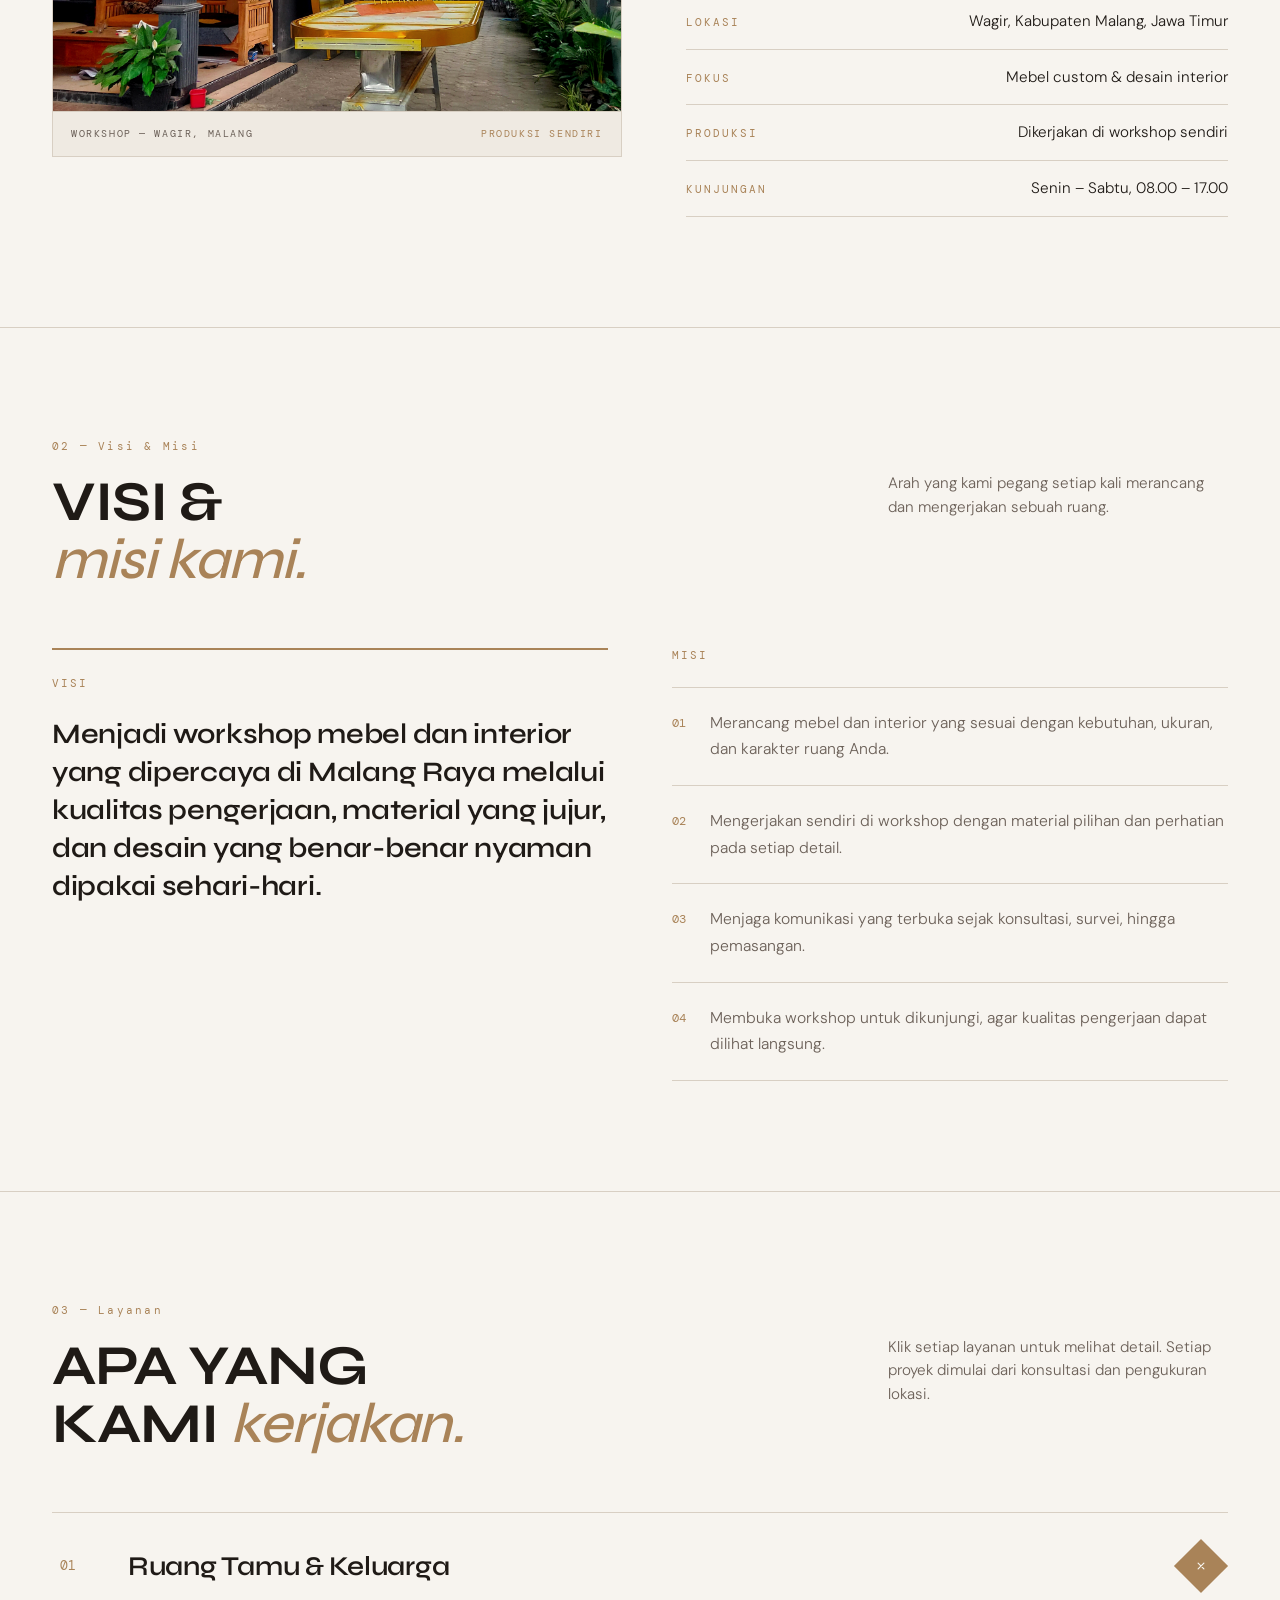
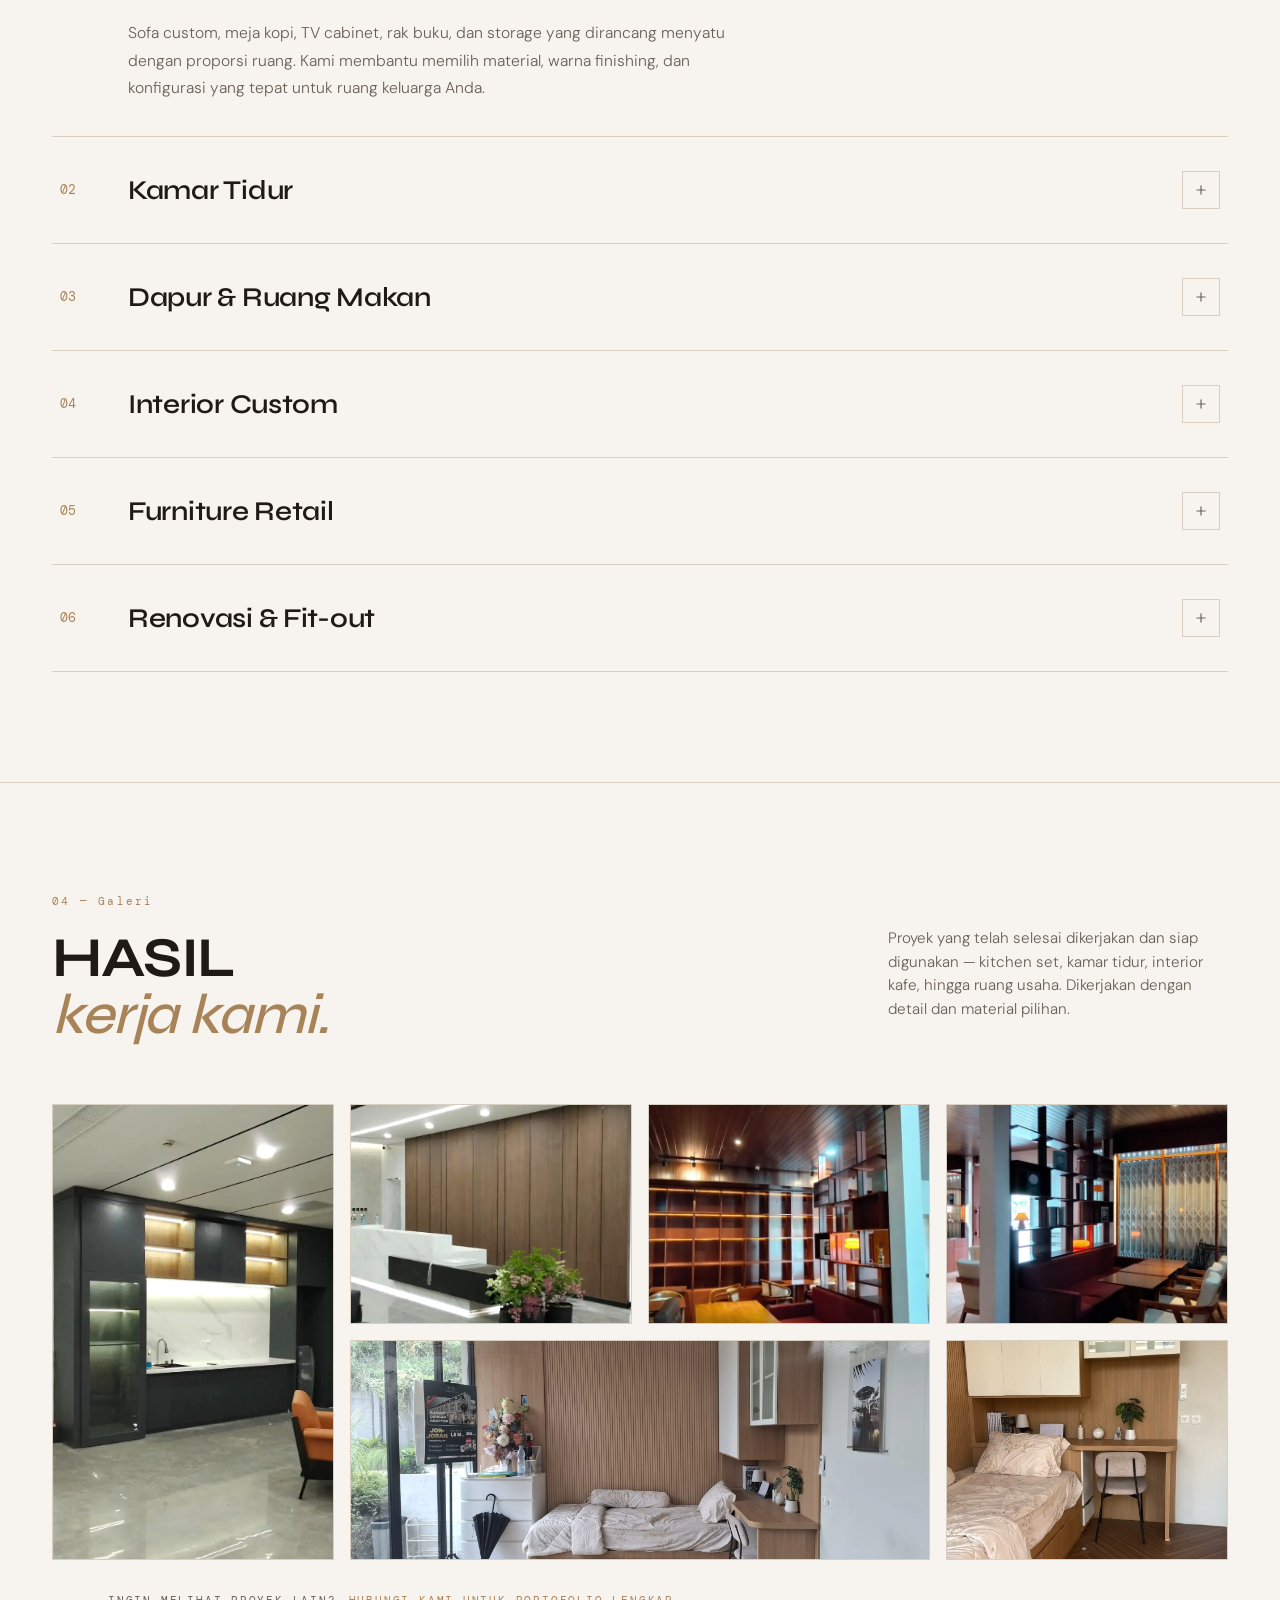
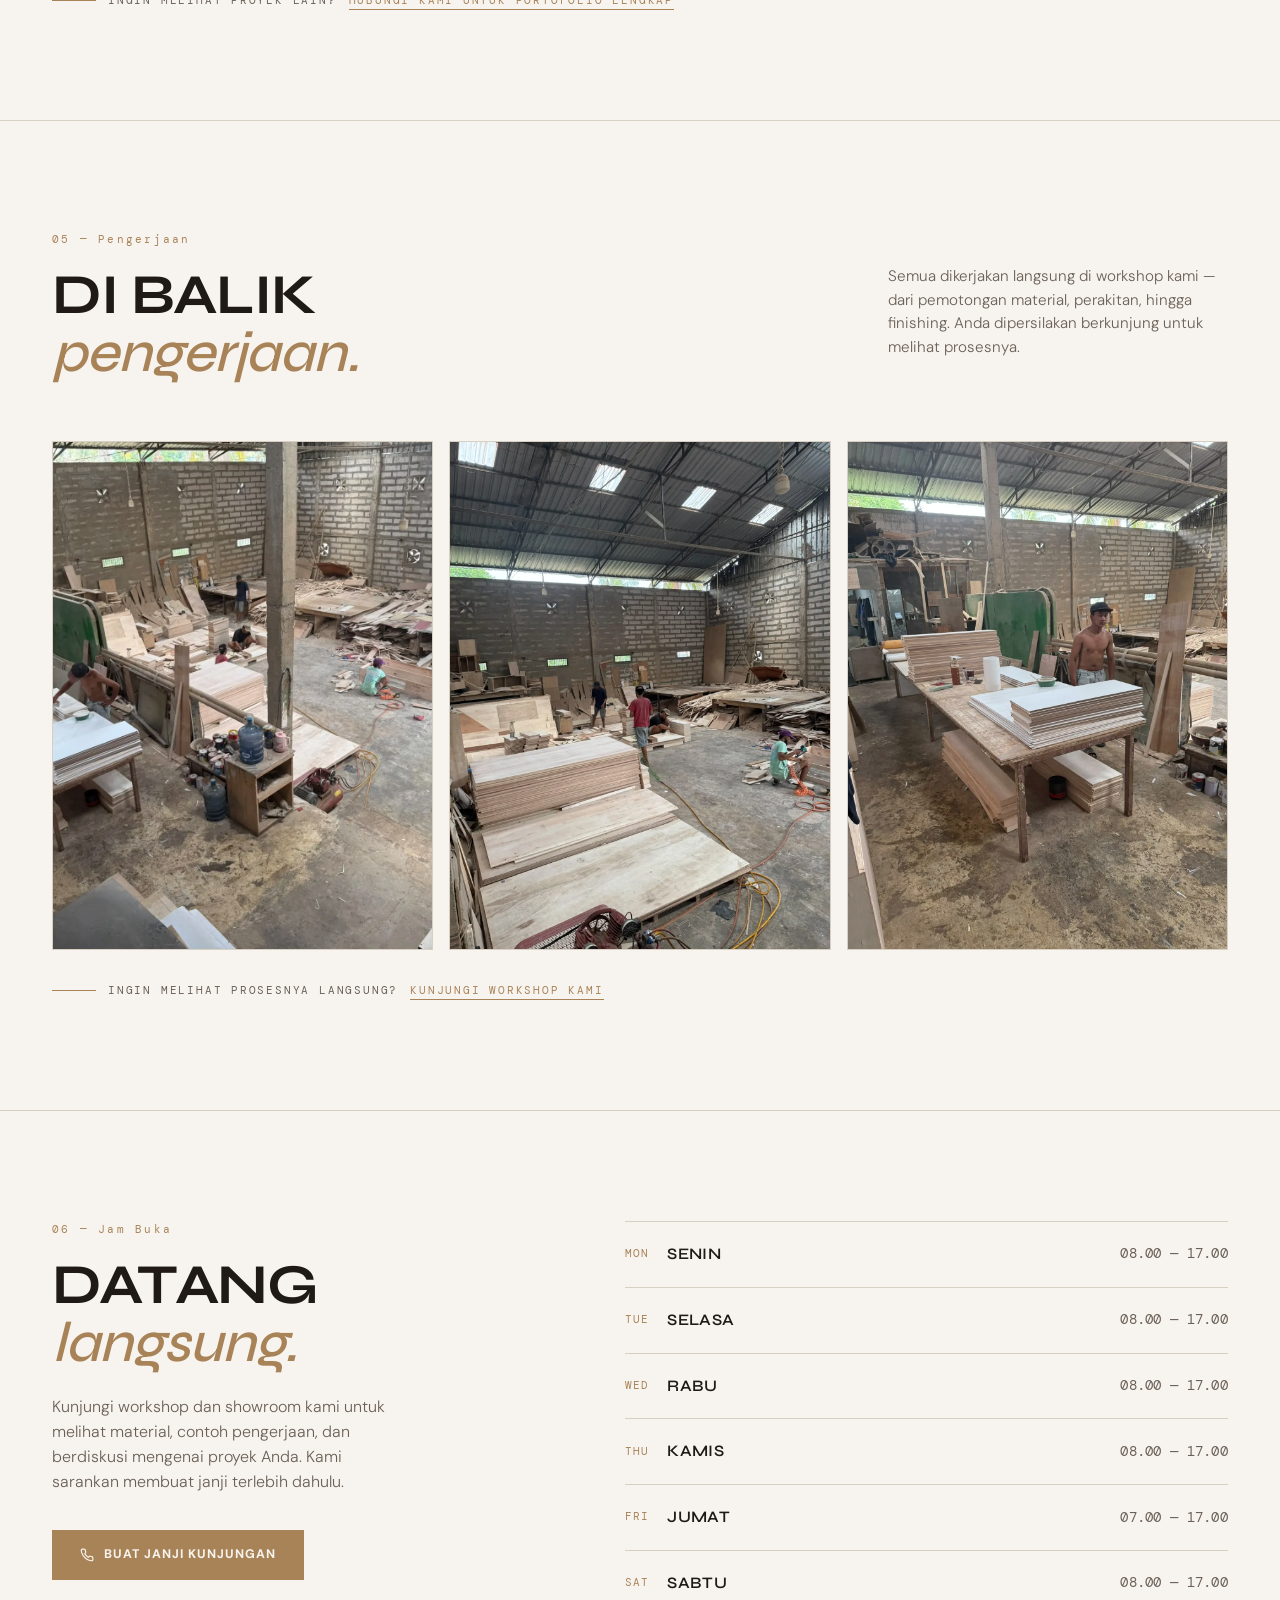
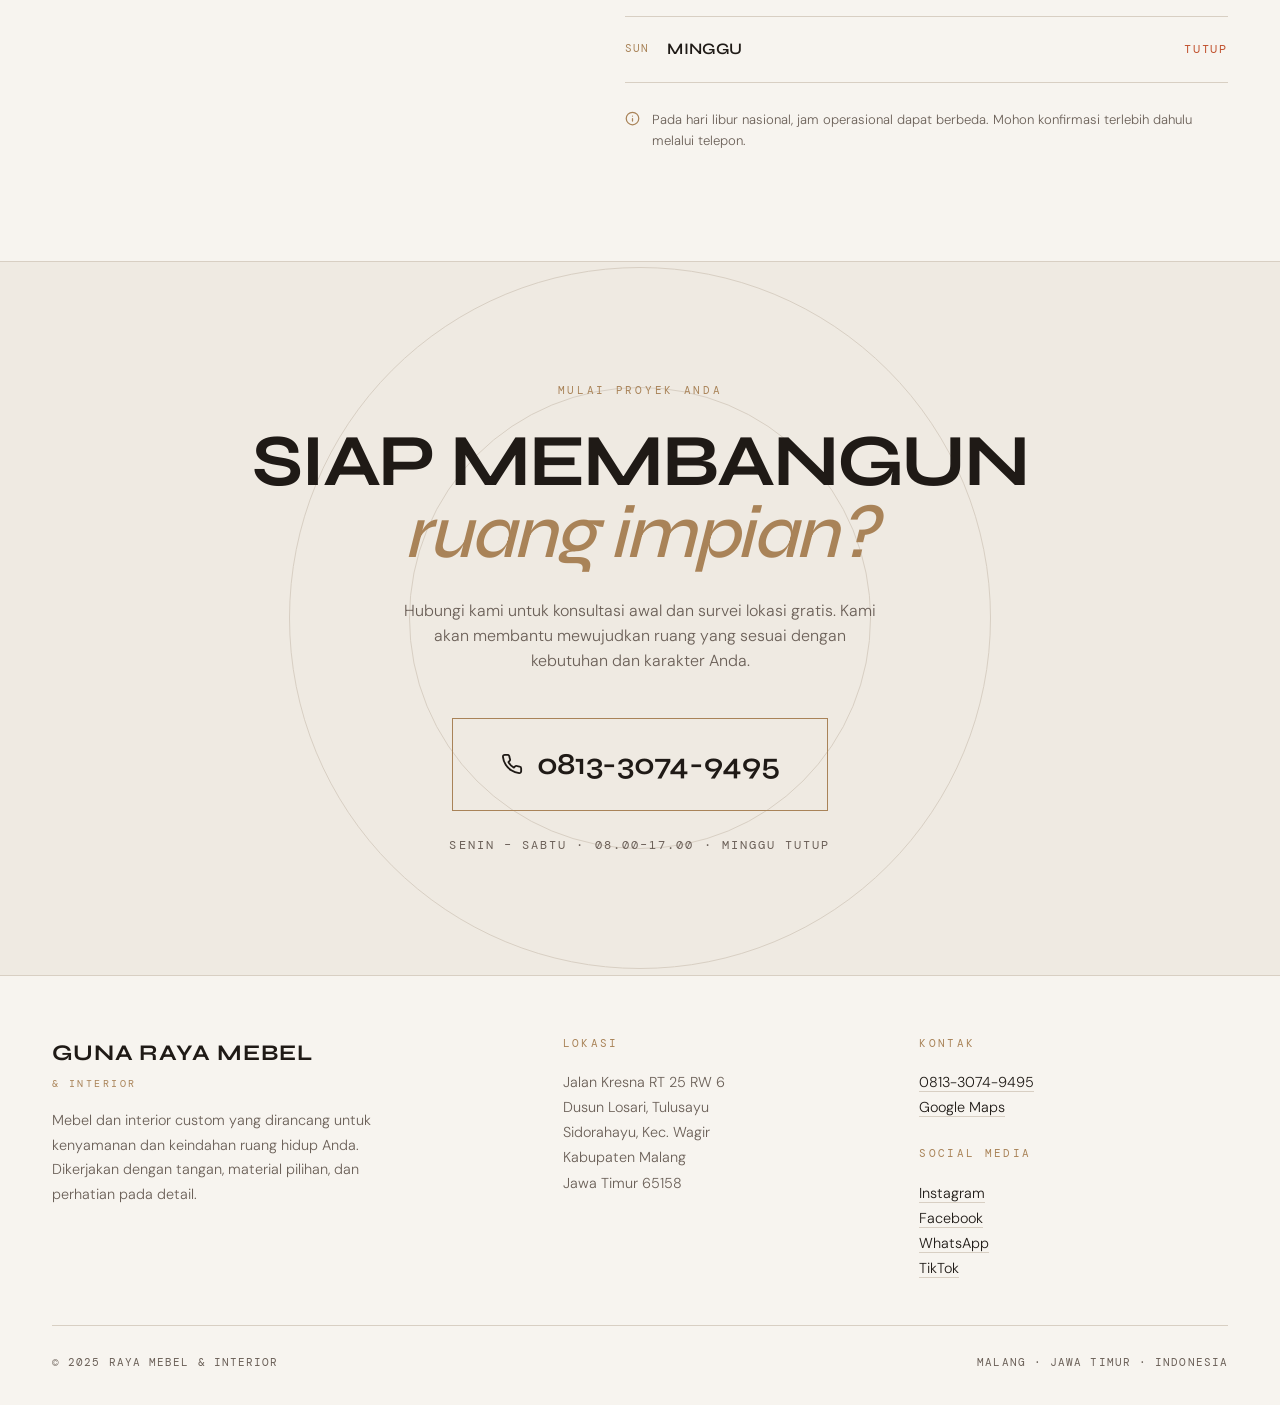
<file: client-gunarayainterior/index.html>
<!DOCTYPE html>
<html lang="en">
<head>
  <meta charset="UTF-8">
  <meta name="viewport" content="width=device-width, initial-scale=1.0">
  <title>Guna Raya Mebel & Interior · Design & Craft</title>
  <meta name="description" content="Guna Raya Mebel & Interior: workshop mebel custom dan jasa interior di Wagir, Kabupaten Malang. Kitchen set, kamar tidur, ruang keluarga, hingga interior kafe dan ruang usaha.">
  <link rel="preconnect" href="https://fonts.googleapis.com">
  <link rel="preconnect" href="https://fonts.gstatic.com" crossorigin>
  <link href="https://fonts.googleapis.com/css2?family=Syne:wght@400;500;600;700;800&family=DM+Mono:wght@400;500&family=DM+Sans:opsz,wght@9..40,300;9..40,400;9..40,500;9..40,700&display=swap" rel="stylesheet">
  <style>
    /* Hallmark · edit run · add profil perusahaan and visi misi to an existing one-page site — kept the project's own system: Syne / DM Sans / DM Mono, the --gold accent, the tracked mono label voice
     * critique: fixed on the way through — overflow-x clip on html and body, an instant focus-visible ring, a prefers-reduced-motion fallback, minmax(0, …) on the new image tracks */
    /* Hallmark · waive 24b · new sections measure 14, 22 and 26 pixels, the same rhythm as the hours list and the accordion beside them · spacing follows that detail rather than introducing a second scale */
    :root {
      --bg: #f7f4ef;
      --bg-2: #efeae2;
      --bg-3: #e7e0d6;
      --line: #d8cfc3;
      --text: #1f1a16;
      --text-soft: #6b6058;
      --gold: #a98358;
      --gold-soft: #c8a97e;
      --accent: #c1522e;
      --wa: #25d366;
      --font-display: 'Syne', sans-serif;
      --font-body: 'DM Sans', sans-serif;
      --font-mono: 'DM Mono', monospace;
      --nav-veil: rgba(247, 244, 239, 0.82);
      --line-soft: #e3dbd0;
      --frame: rgba(255, 255, 255, 0.35);
      --scrim: rgba(31, 26, 22, 0.32);
      --scrim-strong: rgba(31, 26, 22, 0.72);
      --shadow-lift: rgba(31, 26, 22, 0.5);
      --on-wa: #f4fdf7;
      --wa-deep: #1ebe5b;
      --wa-glow: rgba(37, 211, 102, 0.6);
      --wa-glow-strong: rgba(37, 211, 102, 0.75);
    }

    * {
      margin: 0;
      padding: 0;
      box-sizing: border-box;
    }

    html {
      scroll-behavior: smooth;
      overflow-x: clip;
    }

    body {
      background: var(--bg);
      color: var(--text);
      font-family: var(--font-body);
      line-height: 1.55;
      -webkit-font-smoothing: antialiased;
      overflow-x: clip;
    }

    :focus-visible {
      outline: 2px solid var(--gold);
      outline-offset: 3px;
    }

    @media (prefers-reduced-motion: reduce) {
      html {
        scroll-behavior: auto;
      }
      *,
      *::before,
      *::after {
        animation-duration: 0.01ms !important;
        animation-iteration-count: 1 !important;
        transition-duration: 0.01ms !important;
      }
    }

    .wrap {
      max-width: 1240px;
      margin: 0 auto;
      padding: 0 32px;
    }

    a {
      color: inherit;
      text-decoration: none;
    }

    /* ---------- NAV ---------- */
    .nav {
      position: fixed;
      top: 0;
      left: 0;
      right: 0;
      z-index: 100;
      padding: 22px 0;
      background: var(--nav-veil);
      backdrop-filter: blur(14px);
      border-bottom: 1px solid transparent;
      transition: border-color 0.3s, padding 0.3s;
    }

    .nav.scrolled {
      border-bottom-color: var(--line);
      padding: 14px 0;
    }

    .nav .wrap {
      display: flex;
      align-items: center;
      justify-content: space-between;
      gap: 24px;
    }

    .logo {
      display: flex;
      align-items: center;
      gap: 12px;
    }

    .logo-img {
      width: 42px;
      height: 42px;
      position: relative;
      display: block;
      overflow: hidden;
      border-radius: 50%;
      border: 1px solid var(--gold);
      background: var(--bg);
      flex-shrink: 0;
    }

    .logo-img img {
      position: absolute;
      top: 50%;
      left: 50%;
      width: 120%;
      height: 120%;
      max-width: none;
      transform: translate(-50%, -50%);
      object-fit: cover;
    }

    .logo-text {
      font-family: var(--font-display);
      font-weight: 700;
      font-size: 1rem;
      letter-spacing: 0.06em;
      line-height: 1.15;
      text-transform: uppercase;
    }

    .logo-text small {
      display: block;
      font-family: var(--font-mono);
      font-size: 0.6rem;
      letter-spacing: 0.22em;
      color: var(--gold);
      font-weight: 400;
      margin-top: 3px;
    }

    .nav-right {
      display: flex;
      align-items: center;
      gap: 36px;
    }

    .nav-links {
      display: flex;
      gap: 30px;
      list-style: none;
    }

    .nav-links a {
      font-size: 0.78rem;
      letter-spacing: 0.14em;
      text-transform: uppercase;
      color: var(--text-soft);
      transition: color 0.2s;
      font-weight: 500;
    }

    .nav-links a:hover {
      color: var(--gold);
    }

    .nav-cta {
      border: 1px solid var(--gold);
      color: var(--gold);
      padding: 10px 22px;
      font-size: 0.75rem;
      letter-spacing: 0.12em;
      text-transform: uppercase;
      font-weight: 500;
      transition: background 0.2s, color 0.2s;
      white-space: nowrap;
    }

    .nav-cta:hover {
      background: var(--gold);
      color: var(--bg);
    }

    /* ---------- HERO ---------- */
    .hero {
      min-height: 100dvh;
      display: flex;
      flex-direction: column;
      justify-content: flex-end;
      padding-top: 140px;
      padding-bottom: 60px;
      position: relative;
      overflow: hidden;
      border-bottom: 1px solid var(--line);
    }

    .hero-bg-mark {
      position: absolute;
      top: 50%;
      right: -4vw;
      transform: translateY(-50%);
      font-family: var(--font-display);
      font-weight: 800;
      font-size: clamp(18rem, 40vw, 34rem);
      line-height: 0.8;
      color: transparent;
      -webkit-text-stroke: 1px var(--line-soft);
      user-select: none;
      pointer-events: none;
      z-index: 0;
      letter-spacing: -0.04em;
    }

    .hero .wrap {
      position: relative;
      z-index: 1;
      width: 100%;
    }

    .hero-tag {
      display: inline-flex;
      align-items: center;
      gap: 12px;
      font-family: var(--font-mono);
      font-size: 0.72rem;
      letter-spacing: 0.2em;
      text-transform: uppercase;
      color: var(--gold);
      margin-bottom: 34px;
    }

    .hero-tag::before {
      content: "";
      width: 44px;
      height: 1px;
      background: var(--gold);
    }

    .hero-main {
      display: flex;
      align-items: flex-end;
      gap: 60px;
      flex-wrap: wrap;
    }

    .hero-main h1 {
      font-family: var(--font-display);
      font-weight: 700;
      font-size: clamp(3rem, 8vw, 7rem);
      line-height: 0.94;
      letter-spacing: -0.03em;
      text-transform: uppercase;
      margin-bottom: 44px;
      max-width: 1000px;
      flex: 1 1 500px;
    }

    .hero-main h1 .accent {
      color: var(--gold);
      font-style: italic;
      font-weight: 500;
      text-transform: lowercase;
      font-size: 0.7em;
      letter-spacing: 0;
    }

    .hero-image {
      flex: 0 1 560px;
      min-width: 400px;
      margin-bottom: 44px;
      position: relative;
    }

    /* stacked carousel: centre card on top, side cards half-hidden behind it */
    .hero-stack {
      position: relative;
      width: 100%;
      aspect-ratio: 8 / 5;
    }

    .stack-card {
      position: absolute;
      top: 0;
      left: 50%;
      width: 50%;
      aspect-ratio: 4 / 5;
      padding: 0;
      border: 1px solid var(--line);
      background: var(--bg-2);
      overflow: hidden;
      cursor: pointer;
      appearance: none;
      -webkit-appearance: none;
      transition: transform 0.6s cubic-bezier(0.4, 0, 0.2, 1),
                  box-shadow 0.6s ease;
      -webkit-tap-highlight-color: transparent;
    }

    .stack-card.pos-left {
      transform: translateX(-100%);
      z-index: 1;
    }

    .stack-card.pos-center {
      transform: translateX(-50%);
      z-index: 3;
      cursor: default;
      box-shadow: 0 30px 60px -28px var(--shadow-lift);
    }

    .stack-card.pos-right {
      transform: translateX(0);
      z-index: 1;
    }

    .stack-card img {
      width: 100%;
      height: 100%;
      object-fit: cover;
      display: block;
      filter: saturate(0.9) contrast(1.02);
      transition: transform 0.6s ease;
    }

    .stack-card:hover img {
      transform: scale(1.04);
    }

    /* inner frame line (same look as the old hero frame) */
    .stack-card::after {
      content: "";
      position: absolute;
      inset: 10px;
      border: 1px solid var(--frame);
      pointer-events: none;
      z-index: 2;
    }

    /* dim the side cards so the centre pops — clear on hover, they are clickable */
    .stack-card::before {
      content: "";
      position: absolute;
      inset: 0;
      background: var(--scrim);
      opacity: 0;
      transition: opacity 0.5s ease;
      pointer-events: none;
      z-index: 1;
    }

    .stack-card.pos-left::before,
    .stack-card.pos-right::before {
      opacity: 1;
    }

    .stack-card.pos-left:hover::before,
    .stack-card.pos-right:hover::before {
      opacity: 0;
    }

    .hero-image-caption {
      margin-top: 12px;
      font-family: var(--font-mono);
      font-size: 0.62rem;
      letter-spacing: 0.18em;
      text-transform: uppercase;
      color: var(--text-soft);
      display: flex;
      justify-content: space-between;
      gap: 12px;
      transition: opacity 0.2s ease;
    }

    .hero-image-caption.is-fading {
      opacity: 0;
    }

    .hero-image-caption span:last-child {
      color: var(--gold);
    }

    .hero-bottom {
      display: flex;
      justify-content: space-between;
      align-items: flex-end;
      flex-wrap: wrap;
      gap: 40px;
      border-top: 1px solid var(--line);
      padding-top: 34px;
    }

    .hero-desc {
      max-width: 440px;
      color: var(--text-soft);
      font-size: 1rem;
      font-weight: 300;
      line-height: 1.7;
    }

    .hero-desc strong {
      color: var(--text);
      font-weight: 500;
    }

    .hero-cta {
      display: flex;
      gap: 14px;
      flex-wrap: wrap;
    }

    .btn-gold {
      background: var(--gold);
      color: var(--bg);
      padding: 16px 32px;
      font-weight: 700;
      font-size: 0.82rem;
      letter-spacing: 0.08em;
      text-transform: uppercase;
      display: inline-flex;
      align-items: center;
      gap: 10px;
      transition: background 0.2s;
    }

    .btn-gold:hover {
      background: var(--gold-soft);
    }

    .btn-line {
      border: 1px solid var(--line);
      color: var(--text);
      padding: 15px 28px;
      font-weight: 500;
      font-size: 0.82rem;
      letter-spacing: 0.08em;
      text-transform: uppercase;
      display: inline-flex;
      align-items: center;
      gap: 10px;
      transition: border-color 0.2s, color 0.2s;
    }

    .btn-line:hover {
      border-color: var(--gold);
      color: var(--gold);
    }

    /* ---------- MARQUEE ---------- */
    .marquee {
      border-bottom: 1px solid var(--line);
      overflow: hidden;
      background: var(--bg-2);
      padding: 20px 0;
    }

    .marquee-track {
      display: flex;
      gap: 0;
      width: max-content;
      animation: scroll 32s linear infinite;
    }

    .marquee-item {
      font-family: var(--font-display);
      font-weight: 600;
      font-size: 0.95rem;
      letter-spacing: 0.14em;
      text-transform: uppercase;
      color: var(--text-soft);
      padding: 0 36px;
      display: flex;
      align-items: center;
      gap: 36px;
      white-space: nowrap;
    }

    .marquee-item::after {
      content: "◆";
      color: var(--gold);
      font-size: 0.7rem;
    }

    @keyframes scroll {
      from { transform: translateX(0); }
      to { transform: translateX(-50%); }
    }

    /* ---------- INFO GRID ---------- */
    .info-grid {
      display: grid;
      grid-template-columns: repeat(3, minmax(0, 1fr));
      border-bottom: 1px solid var(--line);
    }

    .info-cell {
      padding: 44px 36px;
      border-right: 1px solid var(--line);
      display: flex;
      flex-direction: column;
      gap: 12px;
    }

    .info-cell:last-child {
      border-right: none;
    }

    .info-label {
      font-family: var(--font-mono);
      font-size: 0.66rem;
      letter-spacing: 0.22em;
      text-transform: uppercase;
      color: var(--gold);
    }

    .info-value {
      font-size: 0.95rem;
      color: var(--text);
      line-height: 1.65;
      font-weight: 300;
    }

    .info-value a {
      border-bottom: 1px solid var(--line);
      transition: border-color 0.2s, color 0.2s;
    }

    .info-value a:hover {
      color: var(--gold);
      border-color: var(--gold);
    }

    .info-value .big {
      font-family: var(--font-display);
      font-size: 1.25rem;
      font-weight: 600;
      letter-spacing: -0.01em;
      display: block;
      margin-top: 2px;
    }

    /* social links list */
    .social-list {
      display: flex;
      flex-direction: column;
      gap: 6px;
    }

    .social-list a {
      display: inline-flex;
      align-items: center;
      gap: 10px;
      font-size: 0.95rem;
      color: var(--text);
      border-bottom: 1px solid var(--line);
      padding: 2px 0;
      transition: color 0.2s, border-color 0.2s;
      width: fit-content;
    }

    .social-list a:hover {
      color: var(--gold);
      border-color: var(--gold);
    }

    .social-list svg {
      width: 15px;
      height: 15px;
      flex-shrink: 0;
      color: var(--gold);
    }

    /* ---------- SECTION ---------- */
    .section {
      padding: 110px 0;
      border-bottom: 1px solid var(--line);
    }

    .section-top {
      display: flex;
      justify-content: space-between;
      align-items: flex-start;
      gap: 40px;
      flex-wrap: wrap;
      margin-bottom: 60px;
    }

    .section-top .left {
      max-width: 560px;
    }

    .section-num {
      font-family: var(--font-mono);
      font-size: 0.7rem;
      letter-spacing: 0.2em;
      color: var(--gold);
      display: block;
      margin-bottom: 18px;
    }

    .section h2 {
      font-family: var(--font-display);
      font-weight: 700;
      font-size: clamp(2.2rem, 4.4vw, 3.6rem);
      line-height: 1.02;
      letter-spacing: -0.02em;
      text-transform: uppercase;
      text-wrap: balance;
    }

    .section h2 em {
      font-style: italic;
      font-weight: 500;
      text-transform: lowercase;
      color: var(--gold);
    }

    .section-top .right {
      max-width: 340px;
      color: var(--text-soft);
      font-size: 0.95rem;
      font-weight: 300;
      padding-top: 34px;
    }

    /* ---------- ACCORDION SERVICES ---------- */
    .accordion {
      border-top: 1px solid var(--line);
    }

    .acc-item {
      border-bottom: 1px solid var(--line);
    }

    .acc-head {
      display: flex;
      align-items: center;
      gap: 28px;
      padding: 32px 8px;
      cursor: pointer;
      transition: background 0.2s, padding-left 0.25s;
    }

    .acc-head:hover {
      background: var(--bg-2);
      padding-left: 20px;
    }

    .acc-index {
      font-family: var(--font-mono);
      font-size: 0.8rem;
      color: var(--gold);
      min-width: 40px;
    }

    .acc-title {
      font-family: var(--font-display);
      font-size: clamp(1.2rem, 2.2vw, 1.7rem);
      font-weight: 600;
      letter-spacing: -0.01em;
      flex: 1;
      transition: color 0.2s;
    }

    .acc-head:hover .acc-title {
      color: var(--gold);
    }

    .acc-icon {
      width: 38px;
      height: 38px;
      border: 1px solid var(--line);
      display: grid;
      place-items: center;
      flex-shrink: 0;
      position: relative;
      transition: transform 0.3s ease, border-color 0.2s, background 0.2s;
      color: var(--text-soft);
    }

    .acc-head:hover .acc-icon {
      border-color: var(--gold);
      color: var(--gold);
    }

    .acc-body {
      max-height: 0;
      overflow: hidden;
      transition: max-height 0.4s ease;
    }

    .acc-body-inner {
      padding: 0 8px 34px 76px;
      color: var(--text-soft);
      font-size: 0.98rem;
      font-weight: 300;
      line-height: 1.75;
      max-width: 720px;
    }

    .acc-body-inner strong {
      color: var(--text);
      font-weight: 500;
    }

    .acc-item.open .acc-body {
      max-height: 300px;
    }

    .acc-item.open .acc-icon {
      transform: rotate(45deg);
      border-color: var(--gold);
      background: var(--gold);
      color: var(--bg);
    }

    /* ---------- GALLERY ---------- */
    .gallery-grid {
      display: grid;
      grid-template-columns: repeat(4, minmax(0, 1fr));
      grid-auto-rows: 220px;
      gap: 16px;
    }

    /* Backfills empty cells so mixed tile sizes never leave gaps */
    .gallery-grid.dense {
      grid-auto-flow: dense;
    }

    .gallery-item {
      position: relative;
      overflow: hidden;
      background: var(--bg-2);
      border: 1px solid var(--line);
    }

    .gallery-item.tall {
      grid-row: span 2;
    }

    .gallery-item.wide {
      grid-column: span 2;
    }

    .gallery-item img {
      width: 100%;
      height: 100%;
      object-fit: cover;
      display: block;
      filter: saturate(0.92) contrast(1.02);
      transition: transform 0.6s ease, filter 0.4s ease;
    }

    .gallery-item:hover img {
      transform: scale(1.04);
      filter: saturate(1) contrast(1.04);
    }

    .gallery-caption {
      position: absolute;
      left: 0;
      right: 0;
      bottom: 0;
      padding: 18px 18px 14px;
      background: linear-gradient(to top, var(--scrim-strong), transparent);
      color: #f7f4ef;
      display: flex;
      justify-content: space-between;
      align-items: flex-end;
      gap: 12px;
      opacity: 0;
      transform: translateY(8px);
      transition: opacity 0.3s ease, transform 0.3s ease;
    }

    .gallery-item:hover .gallery-caption {
      opacity: 1;
      transform: translateY(0);
    }

    .gallery-caption strong {
      font-family: var(--font-display);
      font-weight: 600;
      font-size: 0.9rem;
      letter-spacing: 0.02em;
    }

    .gallery-caption span {
      font-family: var(--font-mono);
      font-size: 0.6rem;
      letter-spacing: 0.16em;
      text-transform: uppercase;
      color: var(--gold-soft);
    }

    .gallery-note {
      margin-top: 32px;
      display: flex;
      align-items: center;
      gap: 12px;
      font-family: var(--font-mono);
      font-size: 0.7rem;
      letter-spacing: 0.16em;
      text-transform: uppercase;
      color: var(--text-soft);
    }

    .gallery-note::before {
      content: "";
      width: 44px;
      height: 1px;
      background: var(--gold);
    }

    .gallery-note a {
      color: var(--gold);
      border-bottom: 1px solid var(--gold);
      transition: color 0.2s;
    }

    .gallery-note a:hover {
      color: var(--text);
      border-color: var(--text);
    }

    /* ---------- WORK GRID (PENGERJAAN) ---------- */
    .work-grid {
      display: grid;
      gap: 16px;
    }

    .work-grid.pengerjaan {
      grid-template-columns: repeat(3, minmax(0, 1fr));
    }

    .work-grid.pengerjaan .work-item {
      aspect-ratio: 3 / 4;
    }

    /* ---------- HOURS ---------- */
    .hours-wrap {
      display: grid;
      grid-template-columns: 0.9fr 1.1fr;
      gap: 80px;
      align-items: start;
    }

    .hours-left h2 {
      margin-bottom: 24px;
    }

    .hours-left p {
      color: var(--text-soft);
      font-weight: 300;
      max-width: 360px;
      margin-bottom: 36px;
    }

    .hours-list {
      border-top: 1px solid var(--line);
    }

    .hours-item {
      display: flex;
      justify-content: space-between;
      align-items: center;
      padding: 20px 0;
      border-bottom: 1px solid var(--line);
      gap: 16px;
      transition: padding-left 0.2s;
    }

    .hours-item:hover {
      padding-left: 10px;
    }

    .hours-item .day {
      display: flex;
      align-items: center;
      gap: 18px;
      font-family: var(--font-display);
      font-weight: 600;
      font-size: 1rem;
      letter-spacing: 0.02em;
      text-transform: uppercase;
    }

    .hours-item .day .code {
      font-family: var(--font-mono);
      font-size: 0.66rem;
      color: var(--gold);
      font-weight: 400;
      letter-spacing: 0.1em;
    }

    .hours-item .time {
      font-family: var(--font-mono);
      font-size: 0.88rem;
      color: var(--text-soft);
      letter-spacing: 0.02em;
    }

    .hours-item .time.closed {
      color: var(--accent);
      font-size: 0.78rem;
      letter-spacing: 0.14em;
      text-transform: uppercase;
    }

    .hours-item.today {
      background: var(--bg-2);
      border-bottom-color: var(--gold);
      padding-left: 16px;
      padding-right: 16px;
      margin: 0 -16px;
    }

    .hours-note {
      margin-top: 26px;
      display: flex;
      gap: 12px;
      align-items: flex-start;
      font-size: 0.82rem;
      color: var(--text-soft);
      font-weight: 300;
      line-height: 1.6;
    }

    .hours-note svg {
      color: var(--gold);
      flex-shrink: 0;
      margin-top: 2px;
    }

    /* ---------- CTA ---------- */
    .cta {
      padding: 120px 0;
      text-align: center;
      position: relative;
      overflow: hidden;
      background: var(--bg-2);
    }

    .cta::before {
      content: "";
      position: absolute;
      top: 50%;
      left: 50%;
      transform: translate(-50%, -50%);
      width: 700px;
      height: 700px;
      border: 1px solid var(--line);
      border-radius: 50%;
      pointer-events: none;
    }

    .cta::after {
      content: "";
      position: absolute;
      top: 50%;
      left: 50%;
      transform: translate(-50%, -50%);
      width: 460px;
      height: 460px;
      border: 1px solid var(--line);
      border-radius: 50%;
      pointer-events: none;
    }

    .cta .wrap {
      position: relative;
      z-index: 1;
    }

    .cta-label {
      font-family: var(--font-mono);
      font-size: 0.7rem;
      letter-spacing: 0.24em;
      text-transform: uppercase;
      color: var(--gold);
      margin-bottom: 26px;
    }

    .cta h2 {
      font-family: var(--font-display);
      font-weight: 700;
      font-size: clamp(2.4rem, 6vw, 4.6rem);
      line-height: 0.98;
      letter-spacing: -0.03em;
      text-transform: uppercase;
      margin-bottom: 30px;
    }

    .cta h2 em {
      font-style: italic;
      font-weight: 500;
      text-transform: lowercase;
      color: var(--gold);
    }

    .cta p {
      color: var(--text-soft);
      max-width: 480px;
      margin: 0 auto 44px;
      font-weight: 300;
    }

    .cta-phone {
      display: inline-flex;
      align-items: center;
      gap: 14px;
      font-family: var(--font-display);
      font-size: clamp(1.3rem, 2.6vw, 1.9rem);
      font-weight: 600;
      letter-spacing: -0.01em;
      color: var(--text);
      padding: 22px 48px;
      border: 1px solid var(--gold);
      transition: background 0.2s, color 0.2s;
    }

    .cta-phone:hover {
      background: var(--gold);
      color: var(--bg);
    }

    .cta-phone svg {
      flex-shrink: 0;
    }

    .cta-sub {
      margin-top: 26px;
      font-family: var(--font-mono);
      font-size: 0.72rem;
      letter-spacing: 0.18em;
      text-transform: uppercase;
      color: var(--text-soft);
    }

    /* ---------- FOOTER ---------- */
    footer {
      border-top: 1px solid var(--line);
      padding: 60px 0 34px;
      background: var(--bg);
    }

    .footer-top {
      display: grid;
      grid-template-columns: 1.5fr 1fr 1fr;
      gap: 48px;
      padding-bottom: 44px;
      border-bottom: 1px solid var(--line);
      margin-bottom: 28px;
    }

    .footer-brand {
      font-family: var(--font-display);
      font-size: 1.4rem;
      font-weight: 700;
      letter-spacing: 0.04em;
      text-transform: uppercase;
      margin-bottom: 8px;
    }

    .footer-brand span {
      display: block;
      font-family: var(--font-mono);
      font-size: 0.64rem;
      letter-spacing: 0.24em;
      color: var(--gold);
      font-weight: 400;
      margin-top: 6px;
    }

    .footer-desc {
      color: var(--text-soft);
      font-size: 0.9rem;
      font-weight: 300;
      max-width: 320px;
      line-height: 1.7;
      margin-top: 16px;
    }

    .footer-col h4 {
      font-family: var(--font-mono);
      font-size: 0.66rem;
      letter-spacing: 0.22em;
      text-transform: uppercase;
      color: var(--gold);
      margin-bottom: 18px;
      font-weight: 400;
    }

    .footer-col p {
      color: var(--text-soft);
      font-size: 0.9rem;
      font-weight: 300;
      line-height: 1.75;
    }

    .footer-col a {
      color: var(--text);
      transition: color 0.2s;
      border-bottom: 1px solid var(--line);
    }

    .footer-col a:hover {
      color: var(--gold);
      border-color: var(--gold);
    }

    .footer-bottom {
      display: flex;
      justify-content: space-between;
      flex-wrap: wrap;
      gap: 12px;
      font-family: var(--font-mono);
      font-size: 0.68rem;
      letter-spacing: 0.1em;
      color: var(--text-soft);
      text-transform: uppercase;
    }

    /* ---------- FLOATING WHATSAPP ---------- */
    .wa-float {
      position: fixed;
      right: 24px;
      bottom: 24px;
      z-index: 200;
      width: 58px;
      height: 58px;
      border-radius: 50%;
      background: var(--wa);
      color: var(--on-wa);
      display: flex;
      align-items: center;
      justify-content: center;
      box-shadow: 0 8px 24px -6px var(--wa-glow);
      transition: transform 0.25s ease, box-shadow 0.25s ease, background 0.2s;
      -webkit-tap-highlight-color: transparent;
    }

    .wa-float:hover {
      transform: scale(1.08);
      box-shadow: 0 12px 32px -6px var(--wa-glow-strong);
      background: var(--wa-deep);
    }

    .wa-float svg {
      width: 30px;
      height: 30px;
      flex-shrink: 0;
    }

    .wa-float::after {
      content: "";
      position: absolute;
      inset: 0;
      border-radius: 50%;
      border: 2px solid var(--wa);
      animation: wa-pulse 2.2s ease-out infinite;
      pointer-events: none;
    }

    @keyframes wa-pulse {
      0% { transform: scale(1); opacity: 0.7; }
      70% { transform: scale(1.5); opacity: 0; }
      100% { transform: scale(1.5); opacity: 0; }
    }

    /* ---------- PROFIL PERUSAHAAN ---------- */
    .profil-grid {
      display: grid;
      grid-template-columns: minmax(0, 1.05fr) minmax(0, 1fr);
      gap: 64px;
      align-items: start;
    }

    .profil-figure {
      margin: 0;
      border: 1px solid var(--line);
      background: var(--bg-2);
      overflow: hidden;
    }

    .profil-figure img {
      width: 100%;
      aspect-ratio: 4 / 3;
      object-fit: cover;
      display: block;
      filter: saturate(0.92) contrast(1.02);
    }

    .profil-figure figcaption {
      display: flex;
      justify-content: space-between;
      gap: 12px;
      padding: 14px 18px;
      border-top: 1px solid var(--line);
      font-family: var(--font-mono);
      font-size: 0.62rem;
      letter-spacing: 0.16em;
      text-transform: uppercase;
      color: var(--text-soft);
    }

    .profil-figure figcaption span:last-child {
      color: var(--gold);
    }

    .profil-body p {
      color: var(--text-soft);
      font-size: 1rem;
      font-weight: 300;
      line-height: 1.75;
      margin-bottom: 22px;
    }

    .profil-body p strong {
      color: var(--text);
      font-weight: 500;
    }

    .profil-facts {
      margin: 34px 0 0;
      border-top: 1px solid var(--line);
    }

    .profil-fact {
      display: flex;
      justify-content: space-between;
      align-items: baseline;
      gap: 24px;
      padding: 16px 0;
      border-bottom: 1px solid var(--line);
      transition: padding-left 0.2s;
    }

    .profil-fact:hover {
      padding-left: 10px;
    }

    .profil-fact dt {
      font-family: var(--font-mono);
      font-size: 0.66rem;
      letter-spacing: 0.2em;
      text-transform: uppercase;
      color: var(--gold);
      flex-shrink: 0;
    }

    .profil-fact dd {
      margin: 0;
      font-size: 0.95rem;
      color: var(--text);
      font-weight: 300;
      text-align: right;
      line-height: 1.5;
    }

    /* ---------- VISI & MISI ---------- */
    .vm-grid {
      display: grid;
      grid-template-columns: 1fr 1fr;
      gap: 64px;
      align-items: start;
    }

    .vm-label {
      display: block;
      font-family: var(--font-mono);
      font-size: 0.66rem;
      letter-spacing: 0.2em;
      text-transform: uppercase;
      color: var(--gold);
      margin-bottom: 22px;
    }

    .vm-visi {
      border-top: 2px solid var(--gold);
      padding-top: 26px;
    }

    .vm-statement {
      font-family: var(--font-display);
      font-weight: 600;
      font-size: clamp(1.35rem, 2.2vw, 1.8rem);
      line-height: 1.35;
      letter-spacing: -0.01em;
      color: var(--text);
    }

    .vm-list {
      list-style: none;
      border-top: 1px solid var(--line);
    }

    .vm-item {
      display: flex;
      gap: 24px;
      padding: 22px 0;
      border-bottom: 1px solid var(--line);
      transition: padding-left 0.2s;
    }

    .vm-item:hover {
      padding-left: 10px;
    }

    .vm-index {
      font-family: var(--font-mono);
      font-size: 0.75rem;
      color: var(--gold);
      flex-shrink: 0;
      padding-top: 4px;
    }

    .vm-item p {
      color: var(--text-soft);
      font-size: 0.98rem;
      font-weight: 300;
      line-height: 1.7;
    }

    /* ---------- RESPONSIVE ---------- */
    /* seven nav links need tighter spacing before they drop out at 1024 */
    @media (max-width: 1180px) {
      .nav .wrap {
        gap: 16px;
      }
      .nav-right {
        gap: 20px;
      }
      .nav-links {
        gap: 18px;
      }
    }

    @media (max-width: 1024px) {
      .nav-links {
        display: none;
      }
      .info-grid {
        grid-template-columns: 1fr;
      }
      .info-cell {
        border-right: none;
        border-bottom: 1px solid var(--line);
      }
      .info-cell:last-child {
        border-bottom: none;
      }
      .hours-wrap {
        grid-template-columns: 1fr;
        gap: 48px;
      }
      .profil-grid,
      .vm-grid {
        grid-template-columns: minmax(0, 1fr);
        gap: 48px;
      }
      .footer-top {
        grid-template-columns: 1fr 1fr;
      }
      .gallery-grid {
        grid-template-columns: repeat(3, minmax(0, 1fr));
        grid-auto-rows: 200px;
      }
      .hero-main {
        gap: 40px;
      }
    }

    /* hero image area gets its own row so the stack keeps its size */
    @media (max-width: 900px) {
      .hero-main h1 {
        flex: 1 1 100%;
      }
      .hero-image {
        flex: 1 1 100%;
        min-width: 0;
        max-width: 560px;
      }
    }

    @media (max-width: 720px) {
      .wrap {
        padding: 0 22px;
      }
      .hero {
        padding-top: 120px;
        min-height: auto;
        padding-bottom: 44px;
      }
      .hero-bottom {
        gap: 28px;
      }
      .hero-cta {
        width: 100%;
      }
      .btn-gold, .btn-line {
        flex: 1;
        justify-content: center;
      }
      .hero-main h1 {
        flex: 1 1 100%;
        margin-bottom: 30px;
      }
      .hero-image {
        flex: 1 1 100%;
        min-width: 0;
        max-width: 460px;
        margin-bottom: 0;
      }
      .profil-fact {
        flex-wrap: wrap;
        gap: 6px;
      }
      .profil-fact dd {
        text-align: left;
      }
      .vm-item {
        gap: 16px;
      }
      .section {
        padding: 72px 0;
      }
      .section-top .right {
        padding-top: 0;
      }
      .acc-body-inner {
        padding-left: 8px;
      }
      .acc-head {
        gap: 18px;
        padding: 24px 0;
      }
      .acc-index {
        min-width: 28px;
      }
      .hours-item {
        flex-wrap: wrap;
      }
      .cta {
        padding: 80px 0;
      }
      .cta-phone {
        padding: 18px 28px;
        width: 100%;
        justify-content: center;
      }
      .footer-top {
        grid-template-columns: 1fr;
        gap: 36px;
      }
      .footer-bottom {
        flex-direction: column;
        text-align: center;
      }
      .gallery-grid {
        grid-template-columns: repeat(2, minmax(0, 1fr));
        grid-auto-rows: 180px;
        gap: 12px;
      }
      .gallery-item.wide {
        grid-column: span 2;
      }
      .work-grid.pengerjaan {
        grid-template-columns: minmax(0, 1fr);
        gap: 12px;
      }
      .work-grid.pengerjaan .work-item {
        aspect-ratio: 4 / 3;
      }
    }

    @media (max-width: 480px) {
      .hero-main h1 {
        font-size: 2.5rem;
      }
      .nav-cta {
        padding: 9px 14px;
        font-size: 0.66rem;
      }
      .logo-text {
        font-size: 0.85rem;
      }
      .logo-img {
        width: 36px;
        height: 36px;
      }
      .marquee-item {
        padding: 0 20px;
        gap: 20px;
        font-size: 0.8rem;
      }
      .gallery-grid {
        grid-template-columns: minmax(0, 1fr);
        grid-auto-rows: 220px;
      }
      .gallery-item.wide,
      .gallery-item.tall {
        grid-column: span 1;
        grid-row: span 1;
      }
      .wa-float {
        right: 16px;
        bottom: 16px;
        width: 52px;
        height: 52px;
      }
      .wa-float svg {
        width: 26px;
        height: 26px;
      }
    }

    /* Hasil gallery holds portrait photos — keep tiles tall on small screens */
    @media (max-width: 720px) {
      .gallery-grid .work-item {
        grid-row: span 2;
      }
    }
  </style>
</head>
<body>

  <!-- NAV -->
  <nav class="nav" id="navbar">
    <div class="wrap">
      <a href="#" class="logo">
        <span class="logo-img"><img src="assets/img/logo_raw.webp" alt="Guna Raya Interior"></span>
        <div class="logo-text">
          Guna Raya Mebel
          <small>& Interior</small>
        </div>
      </a>
      <div class="nav-right">
        <ul class="nav-links">
          <li><a href="#profil">Profil</a></li>
          <li><a href="#visi-misi">Visi Misi</a></li>
          <li><a href="#layanan">Layanan</a></li>
          <li><a href="#hasil">Galeri</a></li>
          <li><a href="#pengerjaan">Pengerjaan</a></li>
          <li><a href="#jam">Jam Buka</a></li>
          <li><a href="#kontak">Kontak</a></li>
        </ul>
        <a href="https://wa.me/6281330749495" class="nav-cta">0813-3074-9495</a>
      </div>
    </div>
  </nav>

  <!-- HERO -->
  <section class="hero">
    <div class="hero-bg-mark">R</div>
    <div class="wrap">
      <span class="hero-tag">Mebel & Interior Design — Malang</span>
      <div class="hero-main">
        <h1>Design.<br>Made<br><span class="accent">to last.</span></h1>
        <div class="hero-image">
          <div class="hero-stack" id="heroStack">
            <button
              class="stack-card pos-left"
              type="button"
              data-title="Ruang Kafe — Interior"
              data-index="02 / Hasil"
              aria-label="Tampilkan gambar Ruang Kafe"
            >
              <img
                src="assets/img/hasil/hasil-3.webp"
                alt="Interior kafe dengan rak kayu berlampu dan meja custom"
                loading="lazy"
                decoding="async"
              >
            </button>
            <button
              class="stack-card pos-center"
              type="button"
              data-title="Kitchen Set — Custom"
              data-index="01 / Hasil"
              aria-label="Tampilkan gambar Kitchen Set"
            >
              <img
                src="assets/img/hasil/hasil-1.webp"
                alt="Kitchen set custom dengan kabinet gelap dan rak kayu terbuka"
                loading="eager"
              >
            </button>
            <button
              class="stack-card pos-right"
              type="button"
              data-title="Kamar Tidur — Custom"
              data-index="03 / Hasil"
              aria-label="Tampilkan gambar Kamar Tidur"
            >
              <img
                src="assets/img/hasil/hasil-6.webp"
                alt="Kamar tidur dengan tempat tidur, kabinet atas, dan meja kerja custom"
                loading="lazy"
                decoding="async"
              >
            </button>
          </div>
          <div class="hero-image-caption" id="heroCaption" aria-live="polite">
            <span id="heroCaptionTitle">Kitchen Set — Custom</span>
            <span id="heroCaptionIndex">01 / Hasil</span>
          </div>
        </div>
      </div>
      <div class="hero-bottom">
        <p class="hero-desc">
          <strong>Guna Raya Mebel & Interior</strong> merancang dan membuat mebel custom serta solusi interior untuk hunian dan ruang usaha Anda. Dikerjakan dengan tangan, material pilihan, dan perhatian pada setiap detail.
        </p>
        <div class="hero-cta">
          <a href="https://wa.me/6281330749495" class="btn-gold">
            <svg aria-hidden="true" width="15" height="15" viewBox="0 0 24 24" fill="none" stroke="currentColor" stroke-width="2" stroke-linecap="round" stroke-linejoin="round"><path d="M22 16.92v3a2 2 0 0 1-2.18 2 19.79 19.79 0 0 1-8.63-3.07 19.5 19.5 0 0 1-6-6 19.79 19.79 0 0 1-3.07-8.67A2 2 0 0 1 4.11 2h3a2 2 0 0 1 2 1.72 12.84 12.84 0 0 0 .7 2.81 2 2 0 0 1-.45 2.11L8.09 9.91a16 16 0 0 0 6 6l1.27-1.27a2 2 0 0 1 2.11-.45 12.84 12.84 0 0 0 2.81.7A2 2 0 0 1 22 16.92z"/></svg>
            Konsultasi Gratis
          </a>
          <a href="#layanan" class="btn-line">
            Layanan
            <svg aria-hidden="true" width="13" height="13" viewBox="0 0 24 24" fill="none" stroke="currentColor" stroke-width="2" stroke-linecap="round" stroke-linejoin="round"><path d="M12 5v14M5 12l7 7 7-7"/></svg>
          </a>
        </div>
      </div>
    </div>
  </section>

  <!-- MARQUEE -->
  <div class="marquee">
    <div class="marquee-track">
      <span class="marquee-item">Custom Furniture</span>
      <span class="marquee-item">Interior Design</span>
      <span class="marquee-item">Kitchen Set</span>
      <span class="marquee-item">Kamar Tidur</span>
      <span class="marquee-item">Ruang Tamu</span>
      <span class="marquee-item">Reno & Fit-out</span>
      <span class="marquee-item">Custom Furniture</span>
      <span class="marquee-item">Interior Design</span>
      <span class="marquee-item">Kitchen Set</span>
      <span class="marquee-item">Kamar Tidur</span>
      <span class="marquee-item">Ruang Tamu</span>
      <span class="marquee-item">Reno & Fit-out</span>
    </div>
  </div>

  <!-- PROFIL PERUSAHAAN -->
  <section class="section" id="profil">
    <div class="wrap">
      <div class="section-top">
        <div class="left">
          <span class="section-num">01 — Profil</span>
          <h2>Profil<br><em>perusahaan.</em></h2>
        </div>
        <div class="right">
          Workshop mebel custom dan jasa interior di Malang — dari desain, produksi, hingga pemasangan.
        </div>
      </div>

      <div class="profil-grid">
        <figure class="profil-figure">
          <img
            src="assets/img/profil_perusahaan.webp"
            alt="Profil perusahaan Guna Raya Interior"
            loading="lazy"
          >
          <figcaption>
            <span>Workshop — Wagir, Malang</span>
            <span>Produksi sendiri</span>
          </figcaption>
        </figure>

        <div class="profil-body">
          <p>
            <strong>Guna Raya Mebel &amp; Interior</strong> adalah workshop mebel dan penyedia jasa interior
            yang berlokasi di Wagir, Kabupaten Malang. Kami merancang dan membuat mebel custom — kitchen set,
            kamar tidur, ruang keluarga, hingga interior kafe dan ruang usaha — langsung dari workshop kami sendiri.
          </p>
          <p>
            Setiap proyek dimulai dari konsultasi dan pengukuran lokasi. Dari situ kami mengembangkan desain,
            memilih material dan finishing, lalu mengerjakan sampai terpasang. Anda dipersilakan berkunjung
            ke workshop untuk melihat prosesnya sebelum memutuskan.
          </p>

          <dl class="profil-facts">
            <div class="profil-fact">
              <dt>Lokasi</dt>
              <dd>Wagir, Kabupaten Malang, Jawa Timur</dd>
            </div>
            <div class="profil-fact">
              <dt>Fokus</dt>
              <dd>Mebel custom &amp; desain interior</dd>
            </div>
            <div class="profil-fact">
              <dt>Produksi</dt>
              <dd>Dikerjakan di workshop sendiri</dd>
            </div>
            <div class="profil-fact">
              <dt>Kunjungan</dt>
              <dd>Senin – Sabtu, 08.00 – 17.00</dd>
            </div>
          </dl>
        </div>
      </div>
    </div>
  </section>

  <!-- VISI & MISI -->
  <section class="section" id="visi-misi">
    <div class="wrap">
      <div class="section-top">
        <div class="left">
          <span class="section-num">02 — Visi &amp; Misi</span>
          <h2>Visi &amp;<br><em>misi kami.</em></h2>
        </div>
        <div class="right">
          Arah yang kami pegang setiap kali merancang dan mengerjakan sebuah ruang.
        </div>
      </div>

      <div class="vm-grid">
        <div class="vm-visi">
          <span class="vm-label">Visi</span>
          <p class="vm-statement">
            Menjadi workshop mebel dan interior yang dipercaya di Malang Raya melalui kualitas pengerjaan,
            material yang jujur, dan desain yang benar-benar nyaman dipakai sehari-hari.
          </p>
        </div>

        <div class="vm-misi">
          <span class="vm-label">Misi</span>
          <ol class="vm-list">
            <li class="vm-item">
              <span class="vm-index">01</span>
              <p>Merancang mebel dan interior yang sesuai dengan kebutuhan, ukuran, dan karakter ruang Anda.</p>
            </li>
            <li class="vm-item">
              <span class="vm-index">02</span>
              <p>Mengerjakan sendiri di workshop dengan material pilihan dan perhatian pada setiap detail.</p>
            </li>
            <li class="vm-item">
              <span class="vm-index">03</span>
              <p>Menjaga komunikasi yang terbuka sejak konsultasi, survei, hingga pemasangan.</p>
            </li>
            <li class="vm-item">
              <span class="vm-index">04</span>
              <p>Membuka workshop untuk dikunjungi, agar kualitas pengerjaan dapat dilihat langsung.</p>
            </li>
          </ol>
        </div>
      </div>
    </div>
  </section>

  <!-- SERVICES ACCORDION -->
  <section class="section" id="layanan">
    <div class="wrap">
      <div class="section-top">
        <div class="left">
          <span class="section-num">03 — Layanan</span>
          <h2>Apa yang<br>kami <em>kerjakan.</em></h2>
        </div>
        <div class="right">
          Klik setiap layanan untuk melihat detail. Setiap proyek dimulai dari konsultasi dan pengukuran lokasi.
        </div>
      </div>

      <div class="accordion" id="accordion">
        <div class="acc-item open">
          <div class="acc-head">
            <span class="acc-index">01</span>
            <span class="acc-title">Ruang Tamu & Keluarga</span>
            <span class="acc-icon">
              <svg aria-hidden="true" width="14" height="14" viewBox="0 0 24 24" fill="none" stroke="currentColor" stroke-width="2" stroke-linecap="round"><path d="M12 5v14M5 12h14"/></svg>
            </span>
          </div>
          <div class="acc-body">
            <div class="acc-body-inner">
              Sofa custom, meja kopi, TV cabinet, rak buku, dan storage yang dirancang menyatu dengan proporsi ruang. Kami membantu memilih material, warna finishing, dan konfigurasi yang tepat untuk ruang keluarga Anda.
            </div>
          </div>
        </div>

        <div class="acc-item">
          <div class="acc-head">
            <span class="acc-index">02</span>
            <span class="acc-title">Kamar Tidur</span>
            <span class="acc-icon">
              <svg aria-hidden="true" width="14" height="14" viewBox="0 0 24 24" fill="none" stroke="currentColor" stroke-width="2" stroke-linecap="round"><path d="M12 5v14M5 12h14"/></svg>
            </span>
          </div>
          <div class="acc-body">
            <div class="acc-body-inner">
              Set tempat tidur, lemari pakaian, meja rias, dan nakas dengan tata ruang efisien. Fokus pada kenyamanan, sirkulasi, dan penyimpanan yang memadai untuk ruang pribadi yang tenang.
            </div>
          </div>
        </div>

        <div class="acc-item">
          <div class="acc-head">
            <span class="acc-index">03</span>
            <span class="acc-title">Dapur & Ruang Makan</span>
            <span class="acc-icon">
              <svg aria-hidden="true" width="14" height="14" viewBox="0 0 24 24" fill="none" stroke="currentColor" stroke-width="2" stroke-linecap="round"><path d="M12 5v14M5 12h14"/></svg>
            </span>
          </div>
          <div class="acc-body">
            <div class="acc-body-inner">
              Kitchen set custom dengan material tahan lembap, layout kerja yang ergonomis, dan finishing yang mudah dirawat. Termasuk kabinet, meja makan, dan area penyimpanan.
            </div>
          </div>
        </div>

        <div class="acc-item">
          <div class="acc-head">
            <span class="acc-index">04</span>
            <span class="acc-title">Interior Custom</span>
            <span class="acc-icon">
              <svg aria-hidden="true" width="14" height="14" viewBox="0 0 24 24" fill="none" stroke="currentColor" stroke-width="2" stroke-linecap="round"><path d="M12 5v14M5 12h14"/></svg>
            </span>
          </div>
          <div class="acc-body">
            <div class="acc-body-inner">
              Konsultasi dan desain interior menyeluruh — dari konsep, pemilihan material, hingga pengerjaan akhir. Cocok untuk rumah tinggal, kantor, kafe, dan ruang usaha yang membutuhkan identitas visual.
            </div>
          </div>
        </div>

        <div class="acc-item">
          <div class="acc-head">
            <span class="acc-index">05</span>
            <span class="acc-title">Furniture Retail</span>
            <span class="acc-icon">
              <svg aria-hidden="true" width="14" height="14" viewBox="0 0 24 24" fill="none" stroke="currentColor" stroke-width="2" stroke-linecap="round"><path d="M12 5v14M5 12h14"/></svg>
            </span>
          </div>
          <div class="acc-body">
            <div class="acc-body-inner">
              Pilihan mebel jadi yang siap dibawa pulang, dengan kualitas pengerjaan dan material yang tetap kami perhatikan detailnya. Tersedia berbagai ukuran dan finishing.
            </div>
          </div>
        </div>

        <div class="acc-item">
          <div class="acc-head">
            <span class="acc-index">06</span>
            <span class="acc-title">Renovasi & Fit-out</span>
            <span class="acc-icon">
              <svg aria-hidden="true" width="14" height="14" viewBox="0 0 24 24" fill="none" stroke="currentColor" stroke-width="2" stroke-linecap="round"><path d="M12 5v14M5 12h14"/></svg>
            </span>
          </div>
          <div class="acc-body">
            <div class="acc-body-inner">
              Pengerjaan interior untuk renovasi rumah, kantor, kafe, dan ruang usaha. Kami menangani pekerjaan kayu, partisi, plafon, dan elemen interior lainnya dengan pendekatan yang sama.
            </div>
          </div>
        </div>
      </div>
    </div>
  </section>

  <!-- GALLERY -->
  <!-- <section class="section" id="galeri">
    <div class="wrap">
      <div class="section-top">
        <div class="left">
          <span class="section-num">02 — Galeri</span>
          <h2>Karya<br><em>terpilih.</em></h2>
        </div>
        <div class="right">
          Beberapa contoh pengerjaan mebel dan interior dari workshop kami. Setiap proyek disesuaikan dengan kebutuhan ruang dan selera pemiliknya.
        </div>
      </div>

      <div class="gallery-grid">
        <div class="gallery-item tall">
          <img
            src="https://images.unsplash.com/photo-1616486338812-3dadae4b4ace?auto=format&fit=crop&w=700&q=80"
            alt="Ruang tamu dengan sofa dan meja kayu"
            loading="lazy"
          >
          <div class="gallery-caption">
            <strong>Ruang Tamu</strong>
            <span>Custom Sofa</span>
          </div>
        </div>
        <div class="gallery-item">
          <img
            src="https://images.unsplash.com/photo-1600210492486-724fe5c67fb0?auto=format&fit=crop&w=700&q=80"
            alt="Kamar tidur dengan lemari custom"
            loading="lazy"
          >
          <div class="gallery-caption">
            <strong>Kamar Tidur</strong>
            <span>Set Custom</span>
          </div>
        </div>
        <div class="gallery-item">
          <img
            src="https://images.unsplash.com/photo-1556911220-bff31c812dba?auto=format&fit=crop&w=700&q=80"
            alt="Kitchen set dengan kabinet dan meja makan"
            loading="lazy"
          >
          <div class="gallery-caption">
            <strong>Kitchen Set</strong>
            <span>Custom Layout</span>
          </div>
        </div>
        <div class="gallery-item wide">
          <img
            src="https://images.unsplash.com/photo-1618221195710-dd6b41faaea6?auto=format&fit=crop&w=1000&q=80"
            alt="Interior ruang keluarga dengan pencahayaan hangat"
            loading="lazy"
          >
          <div class="gallery-caption">
            <strong>Ruang Keluarga</strong>
            <span>Interior Custom</span>
          </div>
        </div>
        <div class="gallery-item">
          <img
            src="https://images.unsplash.com/photo-1615874959474-d609969a20ed?auto=format&fit=crop&w=700&q=80"
            alt="Meja kerja dan rak buku custom"
            loading="lazy"
          >
          <div class="gallery-caption">
            <strong>Ruang Kerja</strong>
            <span>Storage Custom</span>
          </div>
        </div>
        <div class="gallery-item">
          <img
            src="https://images.unsplash.com/photo-1600566753086-00f18fb6b3ea?auto=format&fit=crop&w=700&q=80"
            alt="Detail finishing kayu pada mebel custom"
            loading="lazy"
          >
          <div class="gallery-caption">
            <strong>Detail Finishing</strong>
            <span>Handcrafted</span>
          </div>
        </div>
      </div>

      <div class="gallery-note">
        Ingin melihat lebih banyak? <a href="https://wa.me/6281330749495">Hubungi kami untuk portofolio lengkap</a>
      </div>
    </div>
  </section> -->

  <!-- HASIL -->
  <section class="section" id="hasil">
    <div class="wrap">
      <div class="section-top">
        <div class="left">
          <span class="section-num">04 — Galeri</span>
          <h2>Hasil<br><em>kerja kami.</em></h2>
        </div>
        <div class="right">
          Proyek yang telah selesai dikerjakan dan siap digunakan — kitchen set, kamar tidur, interior kafe, hingga ruang usaha. Dikerjakan dengan detail dan material pilihan.
        </div>
      </div>

      <div class="gallery-grid dense">
        <div class="gallery-item work-item tall">
          <img
            src="assets/img/hasil/hasil-1.webp"
            alt="Kitchen set custom dengan kabinet gelap dan rak kayu terbuka"
            loading="lazy"
          >
          <div class="gallery-caption">
            <strong>Kitchen Set</strong>
            <span>Custom</span>
          </div>
        </div>
        <div class="gallery-item work-item">
          <img
            src="assets/img/hasil/hasil-2.webp"
            alt="Lobi kantor dengan meja resepsionis marmer dan dinding panel kayu"
            loading="lazy"
          >
          <div class="gallery-caption">
            <strong>Lobi Kantor</strong>
            <span>Fit-out</span>
          </div>
        </div>
        <div class="gallery-item work-item">
          <img
            src="assets/img/hasil/hasil-3.webp"
            alt="Interior kafe dengan rak kayu berlampu dan meja custom"
            loading="lazy"
          >
          <div class="gallery-caption">
            <strong>Ruang Kafe</strong>
            <span>Interior Custom</span>
          </div>
        </div>
        <div class="gallery-item work-item">
          <img
            src="assets/img/hasil/hasil-4.webp"
            alt="Kafe dengan partisi rak terbuka, sofa booth, dan meja kayu"
            loading="lazy"
          >
          <div class="gallery-caption">
            <strong>Kafe &amp; Resto</strong>
            <span>Furniture Custom</span>
          </div>
        </div>
        <div class="gallery-item work-item wide">
          <img
            src="assets/img/hasil/hasil-5.webp"
            alt="Kamar tidur dengan panel kayu, tempat tidur, lemari, dan meja kerja menghadap taman"
            loading="lazy"
          >
          <div class="gallery-caption">
            <strong>Kamar Tidur</strong>
            <span>Interior Custom</span>
          </div>
        </div>
        <div class="gallery-item work-item">
          <img
            src="assets/img/hasil/hasil-6.webp"
            alt="Kamar tidur dengan tempat tidur, kabinet atas, dan meja kerja custom"
            loading="lazy"
          >
          <div class="gallery-caption">
            <strong>Kamar Tidur</strong>
            <span>Set Custom</span>
          </div>
        </div>
      </div>

      <div class="gallery-note">
        Ingin melihat proyek lain? <a href="https://wa.me/6281330749495">Hubungi kami untuk portofolio lengkap</a>
      </div>
    </div>
  </section>

  <!-- PENGERJAAN -->
  <section class="section" id="pengerjaan">
    <div class="wrap">
      <div class="section-top">
        <div class="left">
          <span class="section-num">05 — Pengerjaan</span>
          <h2>Di balik<br><em>pengerjaan.</em></h2>
        </div>
        <div class="right">
          Semua dikerjakan langsung di workshop kami — dari pemotongan material, perakitan, hingga finishing. Anda dipersilakan berkunjung untuk melihat prosesnya.
        </div>
      </div>

      <div class="work-grid pengerjaan">
        <div class="gallery-item work-item">
          <img
            src="assets/img/pengerjaan/pengerjaan-1.webp"
            alt="Workshop kayu dilihat dari atas dengan tumpukan material"
            loading="lazy"
          >
          <div class="gallery-caption">
            <strong>Workshop</strong>
            <span>Produksi</span>
          </div>
        </div>
        <div class="gallery-item work-item">
          <img
            src="assets/img/pengerjaan/pengerjaan-2.webp"
            alt="Area produksi dengan tumpukan plywood dan tim yang sedang bekerja"
            loading="lazy"
          >
          <div class="gallery-caption">
            <strong>Material</strong>
            <span>Plywood</span>
          </div>
        </div>
        <div class="gallery-item work-item">
          <img
            src="assets/img/pengerjaan/pengerjaan-3.webp"
            alt="Tukang merakit panel kabinet di meja kerja workshop"
            loading="lazy"
          >
          <div class="gallery-caption">
            <strong>Perakitan</strong>
            <span>Handcrafted</span>
          </div>
        </div>
      </div>

      <div class="gallery-note">
        Ingin melihat prosesnya langsung? <a href="#jam">Kunjungi workshop kami</a>
      </div>
    </div>
  </section>

  <!-- HOURS -->
  <section class="section" id="jam">
    <div class="wrap">
      <div class="hours-wrap">
        <div class="hours-left">
          <span class="section-num">06 — Jam Buka</span>
          <h2>Datang<br><em>langsung.</em></h2>
          <p>Kunjungi workshop dan showroom kami untuk melihat material, contoh pengerjaan, dan berdiskusi mengenai proyek Anda. Kami sarankan membuat janji terlebih dahulu.</p>
          <a href="https://wa.me/6281330749495" class="btn-gold" style="font-size: 0.78rem; padding: 15px 28px;">
            <svg aria-hidden="true" width="14" height="14" viewBox="0 0 24 24" fill="none" stroke="currentColor" stroke-width="2" stroke-linecap="round" stroke-linejoin="round"><path d="M22 16.92v3a2 2 0 0 1-2.18 2 19.79 19.79 0 0 1-8.63-3.07 19.5 19.5 0 0 1-6-6 19.79 19.79 0 0 1-3.07-8.67A2 2 0 0 1 4.11 2h3a2 2 0 0 1 2 1.72 12.84 12.84 0 0 0 .7 2.81 2 2 0 0 1-.45 2.11L8.09 9.91a16 16 0 0 0 6 6l1.27-1.27a2 2 0 0 1 2.11-.45 12.84 12.84 0 0 0 2.81.7A2 2 0 0 1 22 16.92z"/></svg>
            Buat Janji Kunjungan
          </a>
        </div>

        <div>
          <div class="hours-list">
            <div class="hours-item">
              <span class="day"><span class="code">MON</span> Senin</span>
              <span class="time">08.00 — 17.00</span>
            </div>
            <div class="hours-item">
              <span class="day"><span class="code">TUE</span> Selasa</span>
              <span class="time">08.00 — 17.00</span>
            </div>
            <div class="hours-item">
              <span class="day"><span class="code">WED</span> Rabu</span>
              <span class="time">08.00 — 17.00</span>
            </div>
            <div class="hours-item">
              <span class="day"><span class="code">THU</span> Kamis</span>
              <span class="time">08.00 — 17.00</span>
            </div>
            <div class="hours-item">
              <span class="day"><span class="code">FRI</span> Jumat</span>
              <span class="time">07.00 — 17.00</span>
            </div>
            <div class="hours-item">
              <span class="day"><span class="code">SAT</span> Sabtu</span>
              <span class="time">08.00 — 17.00</span>
            </div>
            <div class="hours-item">
              <span class="day"><span class="code">SUN</span> Minggu</span>
              <span class="time closed">Tutup</span>
            </div>
          </div>
          <div class="hours-note">
            <svg aria-hidden="true" width="15" height="15" viewBox="0 0 24 24" fill="none" stroke="currentColor" stroke-width="2" stroke-linecap="round" stroke-linejoin="round"><circle cx="12" cy="12" r="10"/><path d="M12 16v-4M12 8h.01"/></svg>
            <span>Pada hari libur nasional, jam operasional dapat berbeda. Mohon konfirmasi terlebih dahulu melalui telepon.</span>
          </div>
        </div>
      </div>
    </div>
  </section>

  <!-- CTA -->
  <section class="cta" id="kontak">
    <div class="wrap">
      <div class="cta-label">Mulai Proyek Anda</div>
      <h2>Siap membangun<br><em>ruang impian?</em></h2>
      <p>Hubungi kami untuk konsultasi awal dan survei lokasi gratis. Kami akan membantu mewujudkan ruang yang sesuai dengan kebutuhan dan karakter Anda.</p>
      <a href="https://wa.me/6281330749495" class="cta-phone">
        <svg aria-hidden="true" width="22" height="22" viewBox="0 0 24 24" fill="none" stroke="currentColor" stroke-width="2" stroke-linecap="round" stroke-linejoin="round"><path d="M22 16.92v3a2 2 0 0 1-2.18 2 19.79 19.79 0 0 1-8.63-3.07 19.5 19.5 0 0 1-6-6 19.79 19.79 0 0 1-3.07-8.67A2 2 0 0 1 4.11 2h3a2 2 0 0 1 2 1.72 12.84 12.84 0 0 0 .7 2.81 2 2 0 0 1-.45 2.11L8.09 9.91a16 16 0 0 0 6 6l1.27-1.27a2 2 0 0 1 2.11-.45 12.84 12.84 0 0 0 2.81.7A2 2 0 0 1 22 16.92z"/></svg>
        0813-3074-9495
      </a>
      <div class="cta-sub">Senin – Sabtu · 08.00–17.00 · Minggu Tutup</div>
    </div>
  </section>

  <!-- FOOTER -->
  <footer>
    <div class="wrap">
      <div class="footer-top">
        <div>
          <div class="footer-brand">
            Guna Raya Mebel
            <span>& Interior</span>
          </div>
          <p class="footer-desc">Mebel dan interior custom yang dirancang untuk kenyamanan dan keindahan ruang hidup Anda. Dikerjakan dengan tangan, material pilihan, dan perhatian pada detail.</p>
        </div>
        <div class="footer-col">
          <h4>Lokasi</h4>
          <p>
            Jalan Kresna RT 25 RW 6<br>
            Dusun Losari, Tulusayu<br>
            Sidorahayu, Kec. Wagir<br>
            Kabupaten Malang<br>
            Jawa Timur 65158
          </p>
        </div>
        <div class="footer-col">
          <h4>Kontak</h4>
          <p>
            <a href="https://wa.me/6281330749495">0813-3074-9495</a><br>
            <a href="https://maps.google.com/?q=Jalan+Kresna+rt+25+rw+6+Dusun+Losari,+Tulusayu,+Sidorahayu,+Wagir,+Malang" target="_blank" rel="noopener">Google Maps</a>
          </p>
          <h4 style="margin-top: 26px;">Social Media</h4>
          <p>
            <a href="https://instagram.com/rayamebel" target="_blank" rel="noopener">Instagram</a><br>
            <a href="https://facebook.com/rayamebel" target="_blank" rel="noopener">Facebook</a><br>
            <a href="https://wa.me/6281330749495" target="_blank" rel="noopener">WhatsApp</a><br>
            <a href="https://tiktok.com/@rayamebel" target="_blank" rel="noopener">TikTok</a>
          </p>
        </div>
      </div>
      <div class="footer-bottom">
        <span>© 2025 Raya Mebel & Interior</span>
        <span>Malang · Jawa Timur · Indonesia</span>
      </div>
    </div>
  </footer>

  <!-- FLOATING WHATSAPP -->
  <a href="https://wa.me/6281330749495" class="wa-float" target="_blank" rel="noopener" aria-label="Hubungi kami via WhatsApp">
    <svg aria-hidden="true" viewBox="0 0 24 24" fill="currentColor" xmlns="http://www.w3.org/2000/svg">
      <path d="M17.472 14.382c-.297-.149-1.758-.867-2.03-.967-.273-.099-.471-.148-.67.15-.197.297-.767.966-.94 1.164-.173.199-.347.223-.644.075-.297-.15-1.255-.463-2.39-1.475-.883-.788-1.48-1.761-1.653-2.059-.173-.297-.018-.458.13-.606.134-.133.298-.347.446-.52.149-.174.198-.298.298-.497.099-.198.05-.371-.025-.52-.075-.149-.669-1.612-.916-2.207-.242-.579-.487-.5-.669-.51-.173-.008-.371-.01-.57-.01-.198 0-.52.074-.792.372-.272.297-1.04 1.016-1.04 2.479 0 1.462 1.065 2.875 1.213 3.074.149.198 2.096 3.2 5.077 4.487.709.306 1.262.489 1.694.625.712.227 1.36.195 1.871.118.571-.085 1.758-.719 2.006-1.413.248-.694.248-1.289.173-1.413-.074-.124-.272-.198-.57-.347m-5.421 7.403h-.004a9.87 9.87 0 01-5.031-1.378l-.361-.214-3.741.982.998-3.648-.235-.374a9.86 9.86 0 01-1.51-5.26c.001-5.45 4.436-9.884 9.888-9.884 2.64 0 5.122 1.03 6.988 2.898a9.825 9.825 0 012.893 6.994c-.003 5.45-4.437 9.884-9.885 9.884m8.413-18.297A11.815 11.815 0 0012.05 0C5.495 0 .16 5.335.157 11.892c0 2.096.547 4.142 1.588 5.945L.057 24l6.305-1.654a11.882 11.882 0 005.683 1.448h.005c6.554 0 11.89-5.335 11.893-11.893a11.821 11.821 0 00-3.48-8.413z"/>
    </svg>
  </a>

  <script>
    // Navbar scroll effect
    const navbar = document.getElementById('navbar');
    window.addEventListener('scroll', () => {
      if (window.scrollY > 40) {
        navbar.classList.add('scrolled');
      } else {
        navbar.classList.remove('scrolled');
      }
    });

    // Accordion functionality
    const accItems = document.querySelectorAll('.acc-item');
    accItems.forEach(item => {
      const head = item.querySelector('.acc-head');
      head.addEventListener('click', () => {
        const isOpen = item.classList.contains('open');
        // Close all
        accItems.forEach(i => i.classList.remove('open'));
        // Open clicked if it was closed
        if (!isOpen) {
          item.classList.add('open');
        }
      });
    });

    // Hero stacked carousel — click a side card to bring it to the front
    const heroStack = document.getElementById('heroStack');
    if (heroStack) {
      const caption = document.getElementById('heroCaption');
      const capTitle = document.getElementById('heroCaptionTitle');
      const capIndex = document.getElementById('heroCaptionIndex');
      let fadeTimer;

      heroStack.querySelectorAll('.stack-card').forEach(card => {
        card.addEventListener('click', () => {
          if (card.classList.contains('pos-center')) return;

          const center = heroStack.querySelector('.stack-card.pos-center');
          const side = card.classList.contains('pos-left') ? 'pos-left' : 'pos-right';

          // selected card moves to the top of the stack,
          // the current main image drops behind it on that side
          card.classList.remove(side);
          card.classList.add('pos-center');
          center.classList.remove('pos-center');
          center.classList.add(side);

          // caption follows the front image (quick fade)
          clearTimeout(fadeTimer);
          caption.classList.add('is-fading');
          fadeTimer = setTimeout(() => {
            capTitle.textContent = card.dataset.title;
            capIndex.textContent = card.dataset.index;
            caption.classList.remove('is-fading');
          }, 200);
        });
      });
    }
  </script>

</body>
</html>
</file>
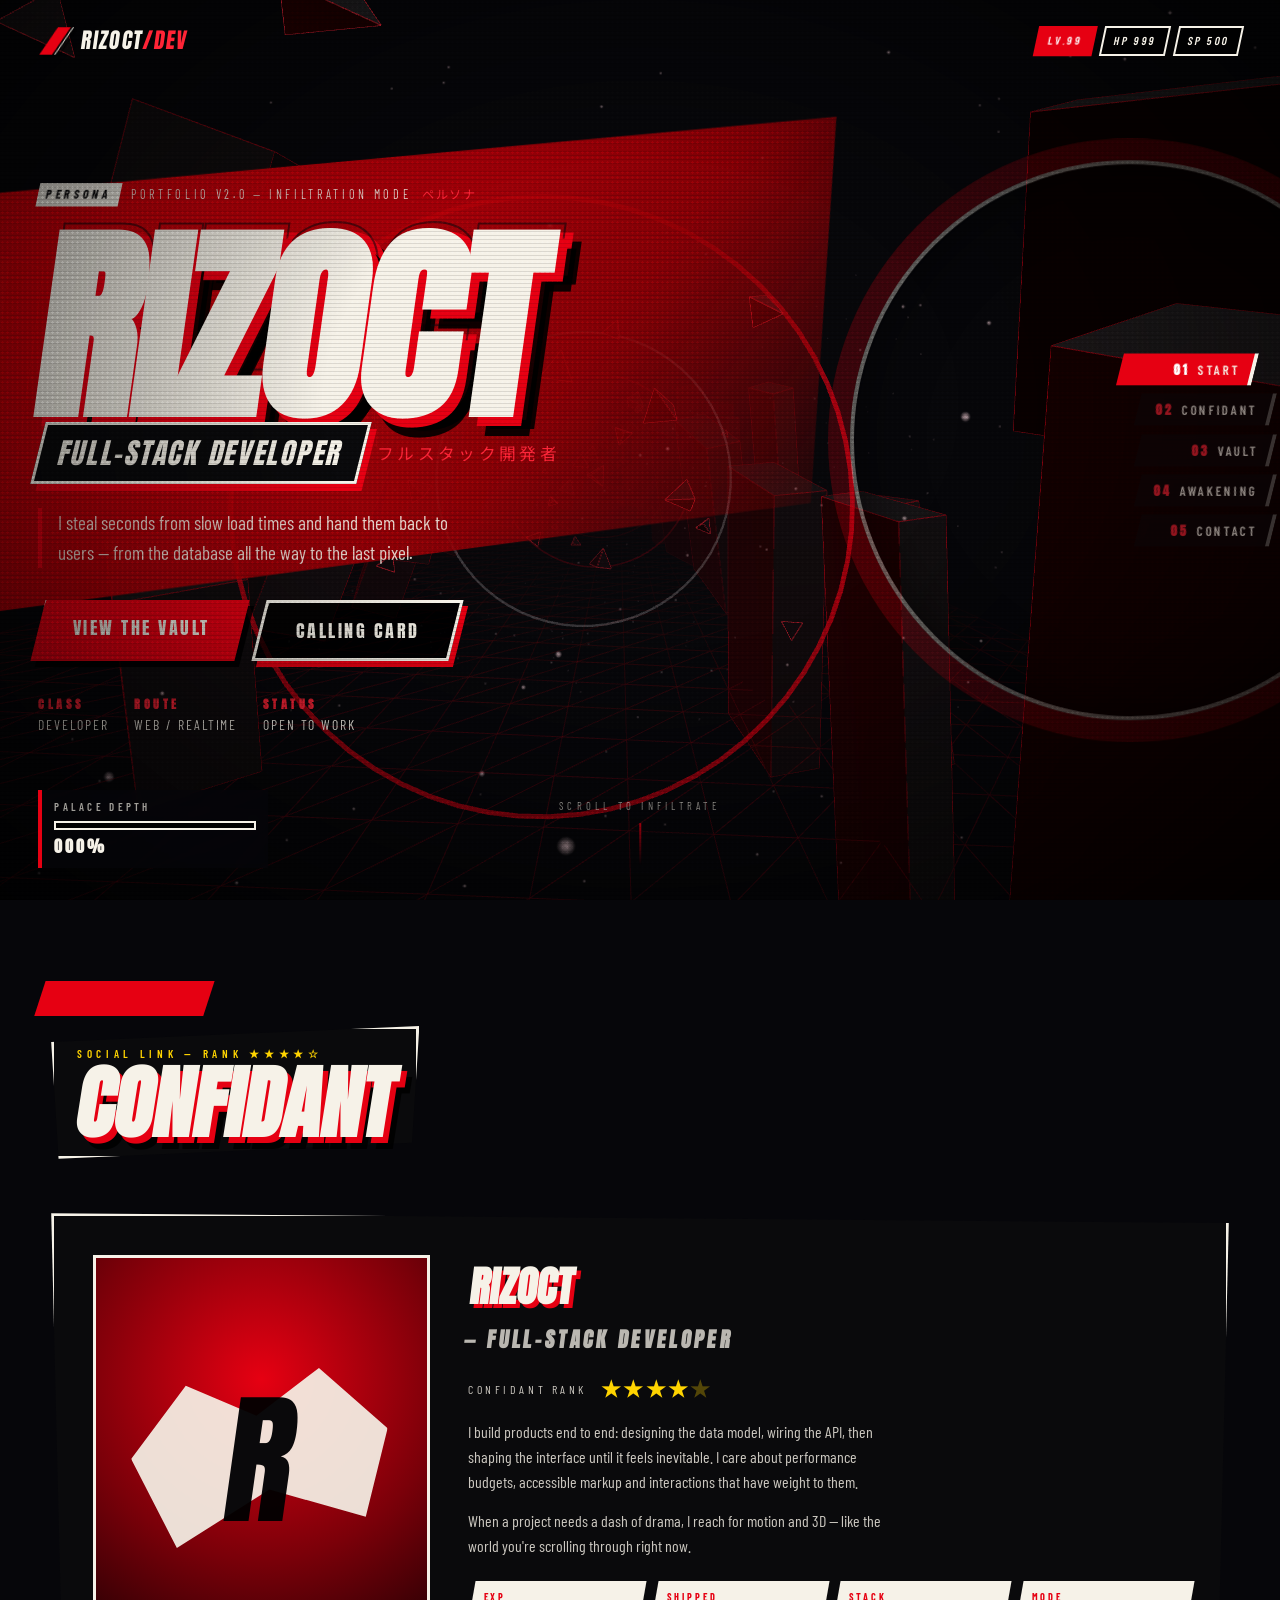
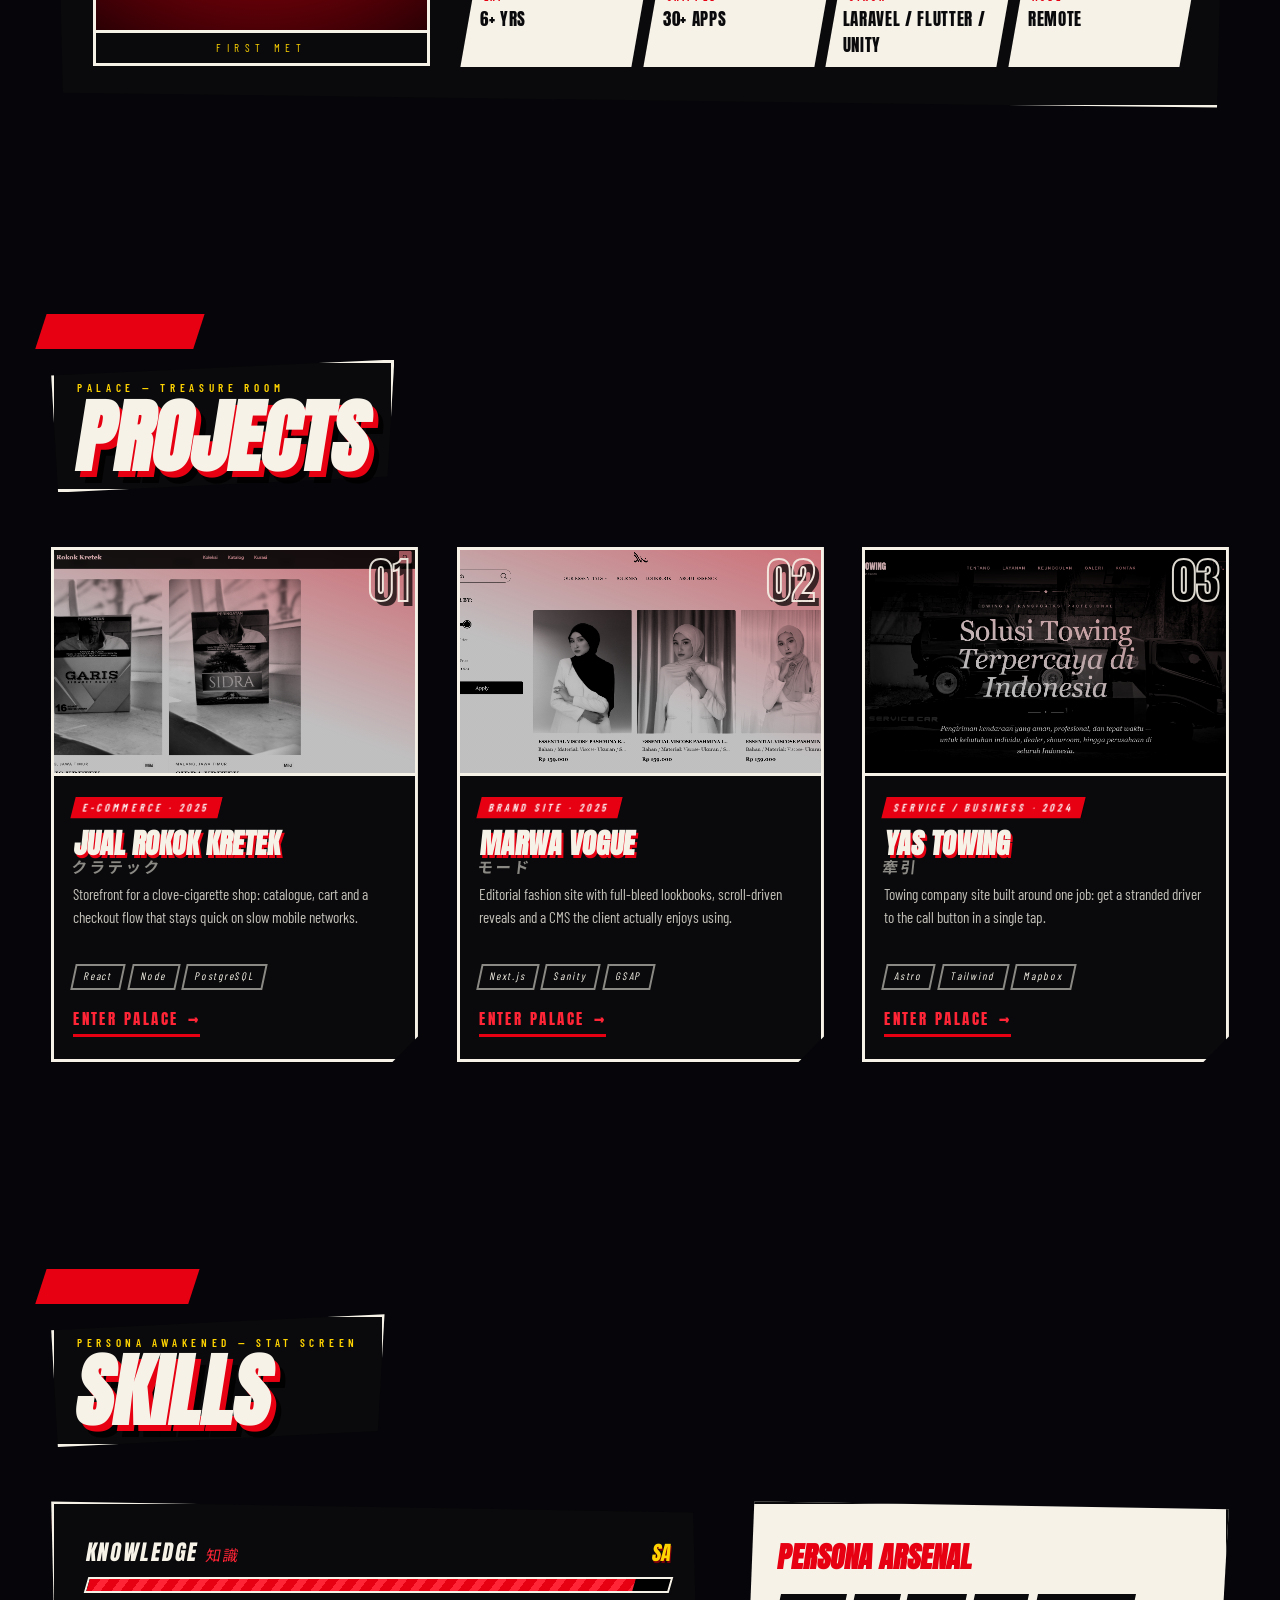
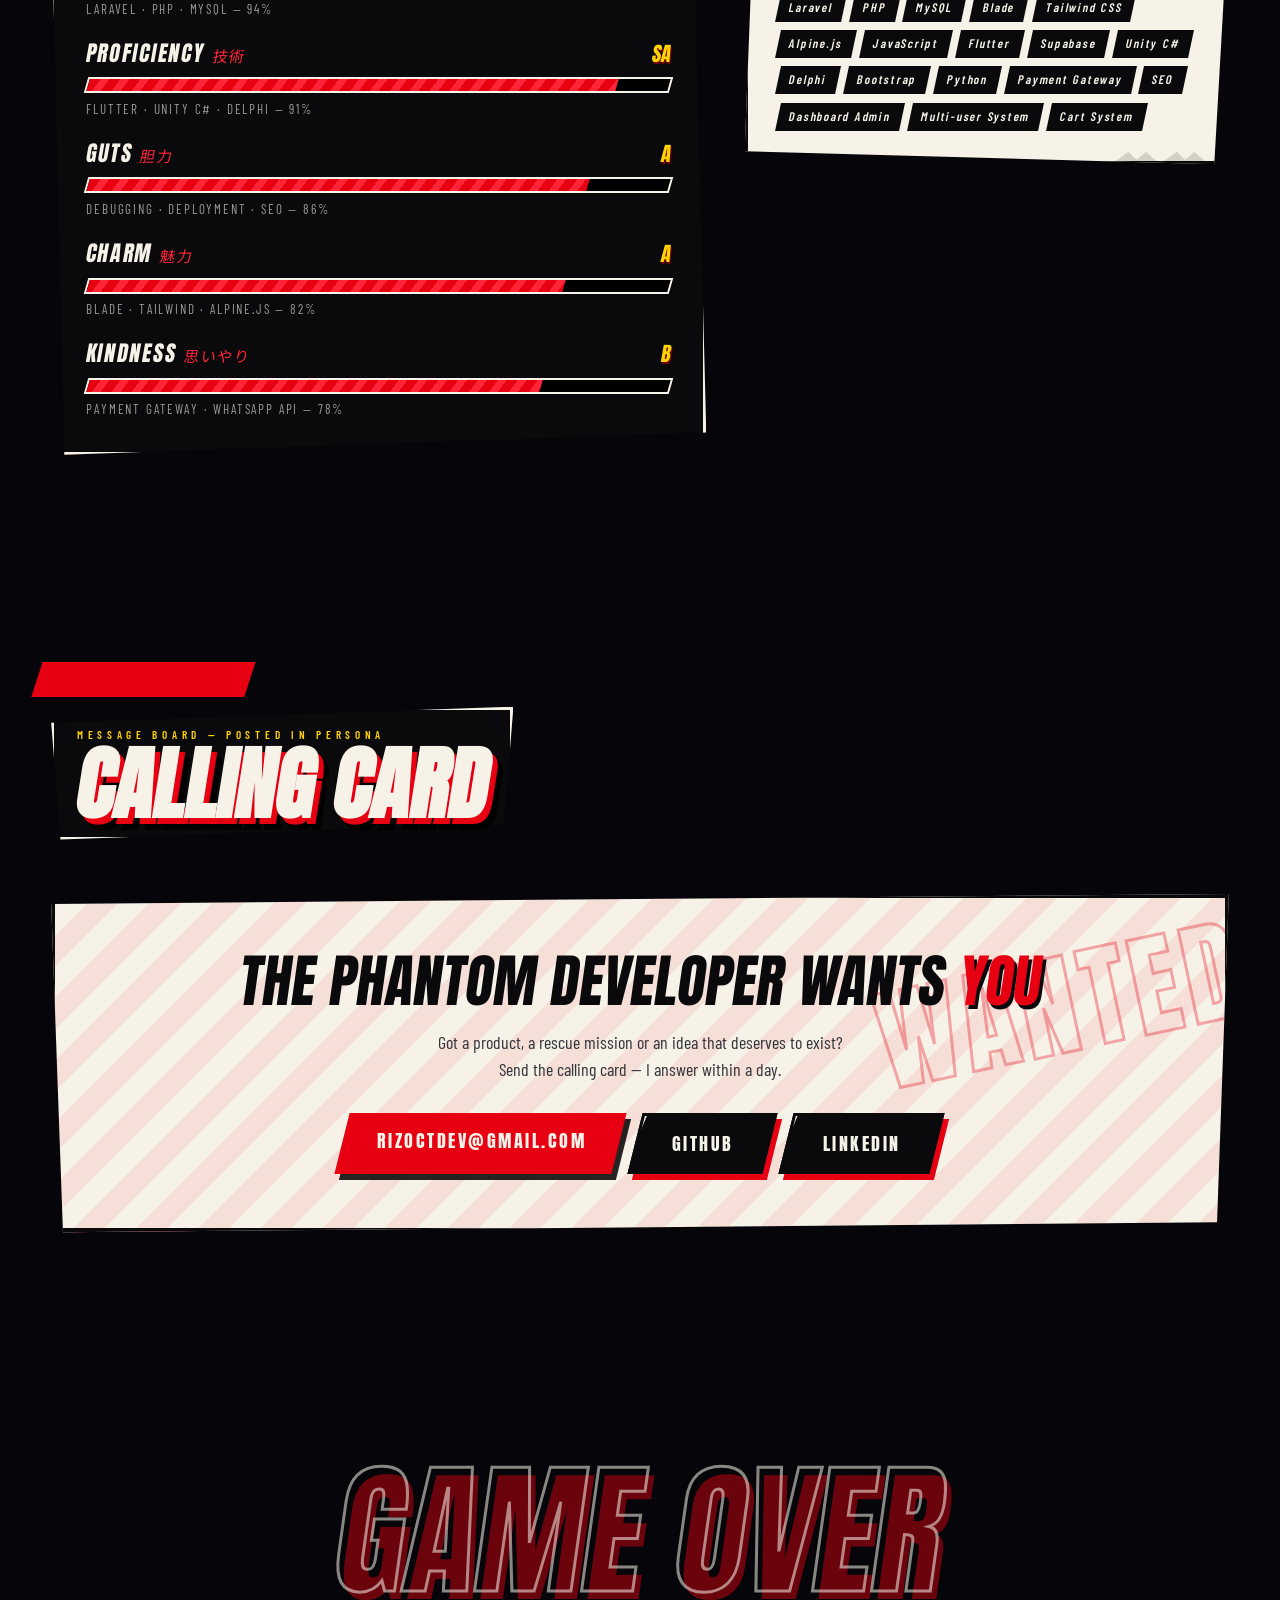
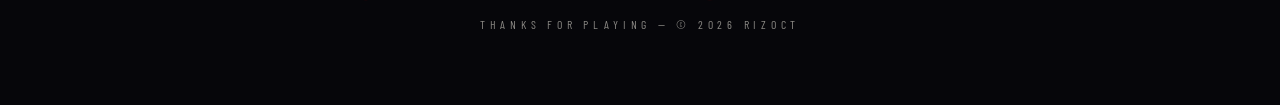
<file: portfolio-v2/index.html>
<!doctype html>
<html lang="en">
  <head>
    <meta charset="UTF-8" />
    <meta name="viewport" content="width=device-width, initial-scale=1, viewport-fit=cover" />
    <title>RIZOCT — Full-Stack Developer // Persona Portfolio</title>
    <meta
      name="description"
      content="RIZOCT, full-stack developer. A Persona-inspired, 3D-scrolling portfolio: confidants, palaces and calling cards."
    />
    <meta name="theme-color" content="#0a0a0c" />
    <meta property="og:title" content="RIZOCT — Full-Stack Developer" />
    <meta property="og:description" content="Persona-styled 3D portfolio. Infiltrate the site." />
    <meta property="og:type" content="website" />

    <link rel="preconnect" href="https://fonts.googleapis.com" />
    <link rel="preconnect" href="https://fonts.gstatic.com" crossorigin />
    <link
      href="https://fonts.googleapis.com/css2?family=Anton&family=Barlow+Condensed:ital,wght@0,400;0,500;0,600;0,700;1,700&family=Noto+Sans+JP:wght@700;900&display=swap"
      rel="stylesheet"
    />
    <link
      rel="icon"
      href="data:image/svg+xml,%3Csvg xmlns='http://www.w3.org/2000/svg' viewBox='0 0 64 64'%3E%3Crect width='64' height='64' fill='%23e60012'/%3E%3Cpath d='M14 50 30 14h12L26 50z' fill='%23fff'/%3E%3Cpath d='M34 50 50 14h6L40 50z' fill='%230a0a0c'/%3E%3C/svg%3E"
    />
    <script type="module" crossorigin src="/portfolio-v2/assets/index-DhSeDyN9.js"></script>
    <link rel="stylesheet" crossorigin href="/portfolio-v2/assets/index-D2pv4YMy.css">
  </head>

  <body>
    <!-- ══════════ BOOT / LOADER ══════════ -->
    <div id="loader" role="status" aria-live="polite">
      <div class="loader-bars" aria-hidden="true"><i></i><i></i><i></i></div>
      <div class="loader-inner">
        <span class="loader-kicker">SHADOW NETWORK</span>
        <strong class="loader-word">LOADING<span class="loader-dots">…</span></strong>
        <div class="loader-track"><span id="loader-fill"></span></div>
        <span class="loader-pct" id="loader-pct">00%</span>
      </div>
    </div>

    <!-- ══════════ 3D WORLD ══════════ -->
    <canvas id="webgl" aria-hidden="true"></canvas>
    <div class="fx-vignette" aria-hidden="true"></div>
    <div class="fx-halftone" aria-hidden="true"></div>
    <div class="fx-scan" aria-hidden="true"></div>

    <!-- custom cursor -->
    <div id="cursor" aria-hidden="true"><i></i><b></b></div>

    <!-- ══════════ HUD ══════════ -->
    <header class="hud">
      <a class="hud-logo" href="#hero" data-blip>
        <svg viewBox="0 0 64 64" aria-hidden="true">
          <path d="M6 58 34 6h24L30 58z" fill="#e60012" />
          <path d="M34 58 62 6h2L36 58z" fill="#f6f2e8" />
        </svg>
        <span>RIZOCT<em>/DEV</em></span>
      </a>

      <div class="hud-stats" aria-hidden="true">
        <span class="chip chip-red">LV.99</span>
        <span class="chip">HP 999</span>
        <span class="chip">SP 500</span>
      </div>
    </header>

    <!-- side menu -->
    <nav class="menu" aria-label="Section navigation">
      <ul>
        <li><a href="#hero" data-nav="hero" data-blip><b>01</b><span>START</span></a></li>
        <li><a href="#about" data-nav="about" data-blip><b>02</b><span>CONFIDANT</span></a></li>
        <li><a href="#projects" data-nav="projects" data-blip><b>03</b><span>VAULT</span></a></li>
        <li><a href="#skills" data-nav="skills" data-blip><b>04</b><span>AWAKENING</span></a></li>
        <li><a href="#contact" data-nav="contact" data-blip><b>05</b><span>CONTACT</span></a></li>
      </ul>
    </nav>

    <!-- depth gauge -->
    <div class="depth" aria-hidden="true">
      <span class="depth-label">PALACE DEPTH</span>
      <span class="depth-track"><i id="depth-fill"></i></span>
      <span class="depth-val" id="depth-val">0%</span>
    </div>

    <!-- ══════════ CONTENT ══════════ -->
    <main id="content">
      <!-- ─────────── HERO ─────────── -->
      <section id="hero" class="sec sec-hero" data-section="hero">
        <span class="hero-slab" data-parallax="-0.12" aria-hidden="true"></span>
        <span class="hero-ring" data-parallax="0.18" aria-hidden="true"></span>

        <div class="hero-inner">
          <p class="hero-eyebrow" data-reveal>
            <span class="tag">PERSONA</span> portfolio v2.0 — infiltration mode
            <span class="jp">ペルソナ</span>
          </p>

          <h1 class="hero-title" data-reveal>
            <span class="stack" data-text="RIZOCT">RIZOCT</span>
          </h1>

          <div class="hero-role" data-reveal>
            <span class="role-bar">FULL-STACK DEVELOPER</span>
            <span class="role-jp">フルスタック開発者</span>
          </div>

          <p class="hero-lead" data-reveal>
            I steal seconds from slow load times and hand them back to users —
            from the database all the way to the last pixel.
          </p>

          <div class="hero-cta" data-reveal>
            <a class="btn btn-primary" href="#projects" data-blip>
              <span>VIEW THE VAULT</span>
            </a>
            <a class="btn btn-ghost" href="#contact" data-blip>
              <span>CALLING CARD</span>
            </a>
          </div>

          <ul class="hero-meta" data-reveal>
            <li><b>CLASS</b> Developer</li>
            <li><b>ROUTE</b> Web / Realtime</li>
            <li><b>STATUS</b> Open to work</li>
          </ul>
        </div>

        <div class="scroll-hint" aria-hidden="true">
          <span>SCROLL TO INFILTRATE</span>
          <i></i>
        </div>
      </section>

      <!-- ─────────── ABOUT / CONFIDANT ─────────── -->
      <section id="about" class="sec sec-about" data-section="about">
        <div class="sec-head" data-reveal>
          <span class="sec-kicker">SOCIAL LINK — RANK ★★★★☆</span>
          <h2 class="sec-title"><span>CONFIDANT</span></h2>
        </div>

        <div class="confidant" data-reveal>
          <div class="confidant-portrait" aria-hidden="true">
            <div class="portrait-mask"></div>
            <span class="portrait-initial">R</span>
            <span class="portrait-badge">FIRST MET</span>
          </div>

          <div class="confidant-body">
            <h3>RIZOCT <em>— FULL-STACK DEVELOPER</em></h3>
            <p class="confidant-rank">
              <span>CONFIDANT RANK</span>
              <b>★★★★<i>★</i></b>
            </p>
            <p>
              I build products end to end: designing the data model, wiring the API,
              then shaping the interface until it feels inevitable. I care about
              performance budgets, accessible markup and interactions that have
              weight to them.
            </p>
            <p>
              When a project needs a dash of drama, I reach for motion and 3D —
              like the world you're scrolling through right now.
            </p>

            <dl class="confidant-stats">
              <div><dt>EXP</dt><dd>6+ YRS</dd></div>
              <div><dt>SHIPPED</dt><dd>30+ APPS</dd></div>
              <div><dt>STACK</dt><dd>LARAVEL / FLUTTER / UNITY</dd></div>
              <div><dt>MODE</dt><dd>REMOTE</dd></div>
            </dl>
          </div>
        </div>
      </section>

      <!-- ─────────── PROJECTS / VAULT ─────────── -->
      <section id="projects" class="sec sec-projects" data-section="projects">
        <div class="sec-head" data-reveal>
          <span class="sec-kicker">PALACE — TREASURE ROOM</span>
          <h2 class="sec-title"><span>PROJECTS</span></h2>
        </div>

        <div class="vault" id="vault"><!-- cards injected by src/data.js --></div>
      </section>

      <!-- ─────────── SKILLS / AWAKENING ─────────── -->
      <section id="skills" class="sec sec-skills" data-section="skills">
        <div class="sec-head" data-reveal>
          <span class="sec-kicker">PERSONA AWAKENED — STAT SCREEN</span>
          <h2 class="sec-title"><span>SKILLS</span></h2>
        </div>

        <div class="stats">
          <ul class="stat-list" id="stat-list"><!-- injected --></ul>

          <div class="arsenal" data-reveal>
            <h3 class="arsenal-title">PERSONA ARSENAL</h3>
            <ul class="arsenal-tags" id="arsenal-tags"><!-- injected --></ul>
            <div class="masks" aria-hidden="true">
              <span class="mask m1"></span><span class="mask m2"></span><span class="mask m3"></span>
            </div>
          </div>
        </div>
      </section>

      <!-- ─────────── CONTACT / CALLING CARD ─────────── -->
      <section id="contact" class="sec sec-contact" data-section="contact">
        <div class="sec-head" data-reveal>
          <span class="sec-kicker">MESSAGE BOARD — POSTED IN PERSONA</span>
          <h2 class="sec-title"><span>CALLING CARD</span></h2>
        </div>

        <div class="calling" data-reveal>
          <div class="calling-stamp" aria-hidden="true">WANTED</div>
          <p class="calling-line">THE PHANTOM DEVELOPER WANTS <em>YOU</em></p>
          <p class="calling-sub">
            Got a product, a rescue mission or an idea that deserves to exist?
            Send the calling card — I answer within a day.
          </p>

          <div class="calling-links">
            <a class="btn btn-primary" href="mailto:rizoctdev@gmail.com" data-blip>
              <span>RIZOCTDEV@GMAIL.COM</span>
            </a>
            <a class="btn btn-ghost" href="https://github.com/rizoct" target="_blank" rel="noreferrer" data-blip>
              <span>GITHUB</span>
            </a>
            <a class="btn btn-ghost" href="https://www.linkedin.com/in/rizky-octavian" target="_blank" rel="noreferrer" data-blip>
              <span>LINKEDIN</span>
            </a>
          </div>
        </div>
      </section>

      <footer class="foot">
        <span class="foot-word">GAME OVER</span>
        <span class="foot-sub">thanks for playing — © 2026 RIZOCT</span>
      </footer>
    </main>

  </body>
</html>
</file>
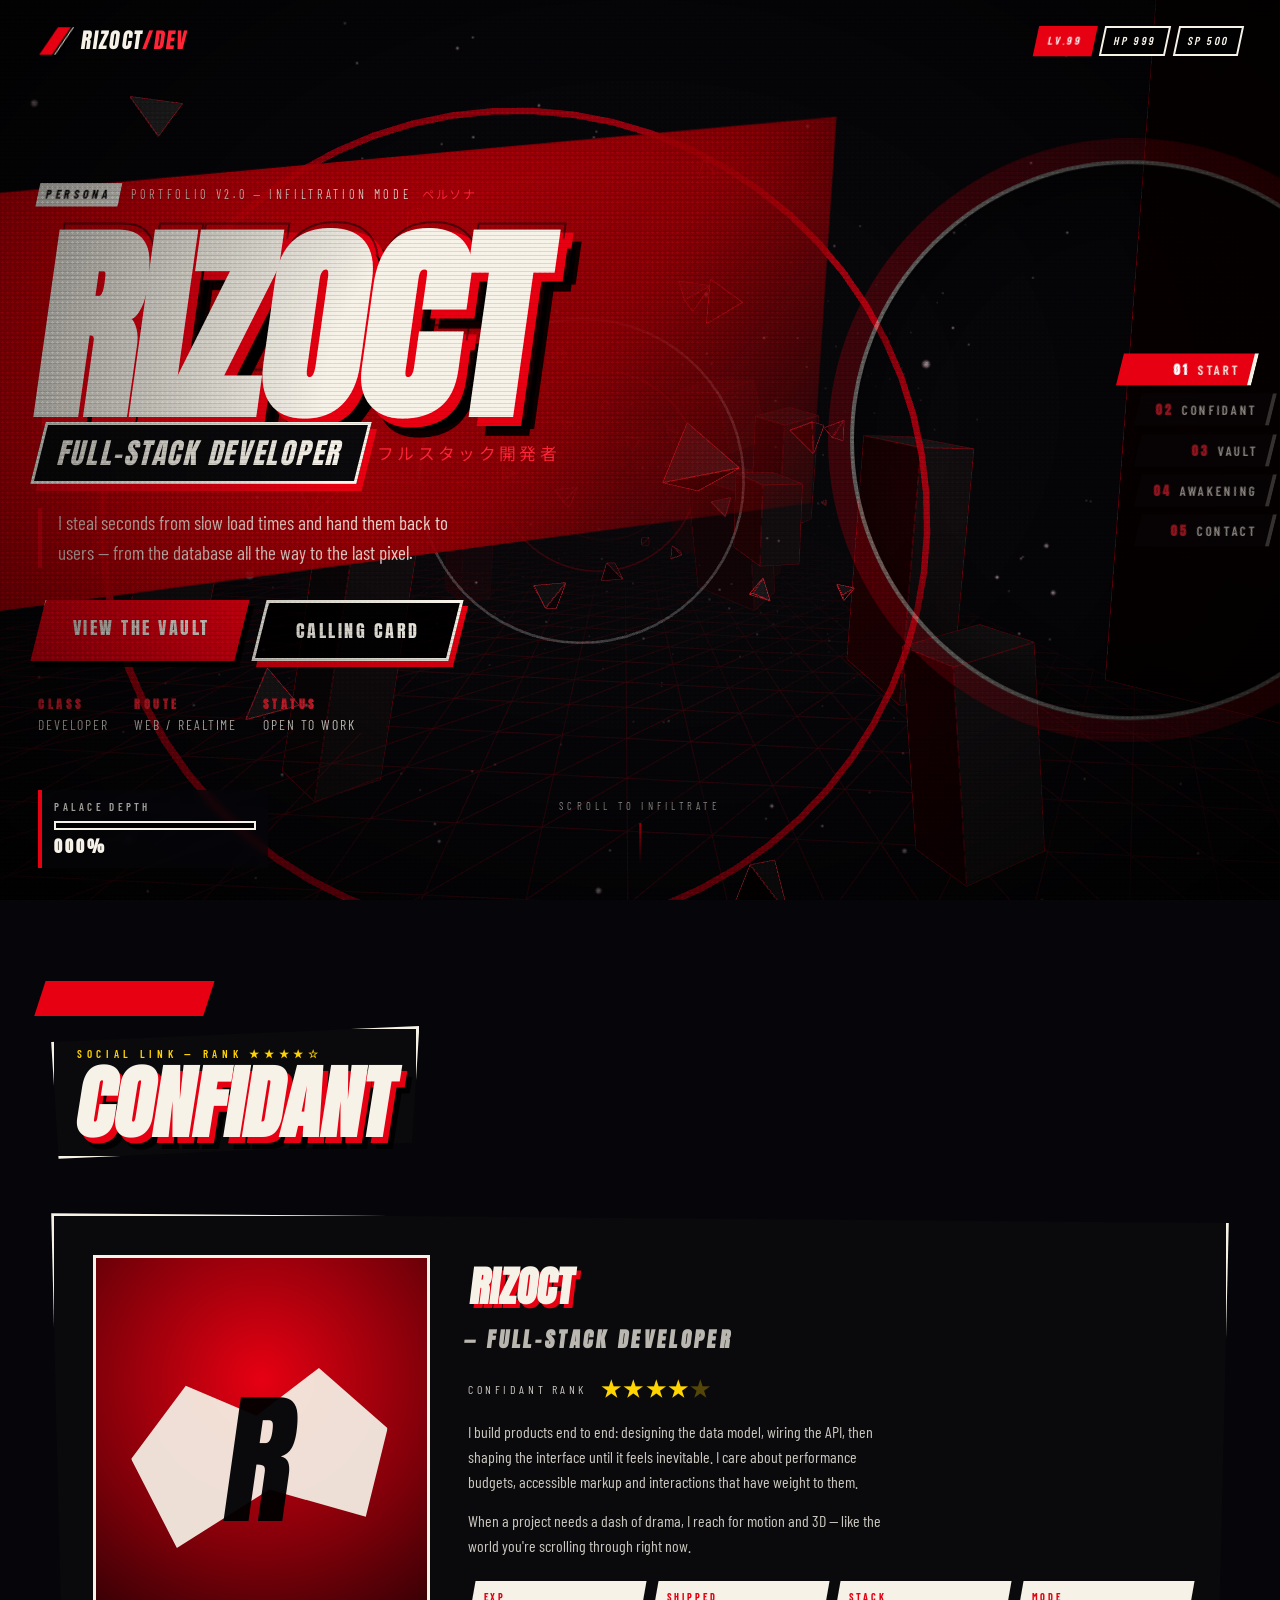
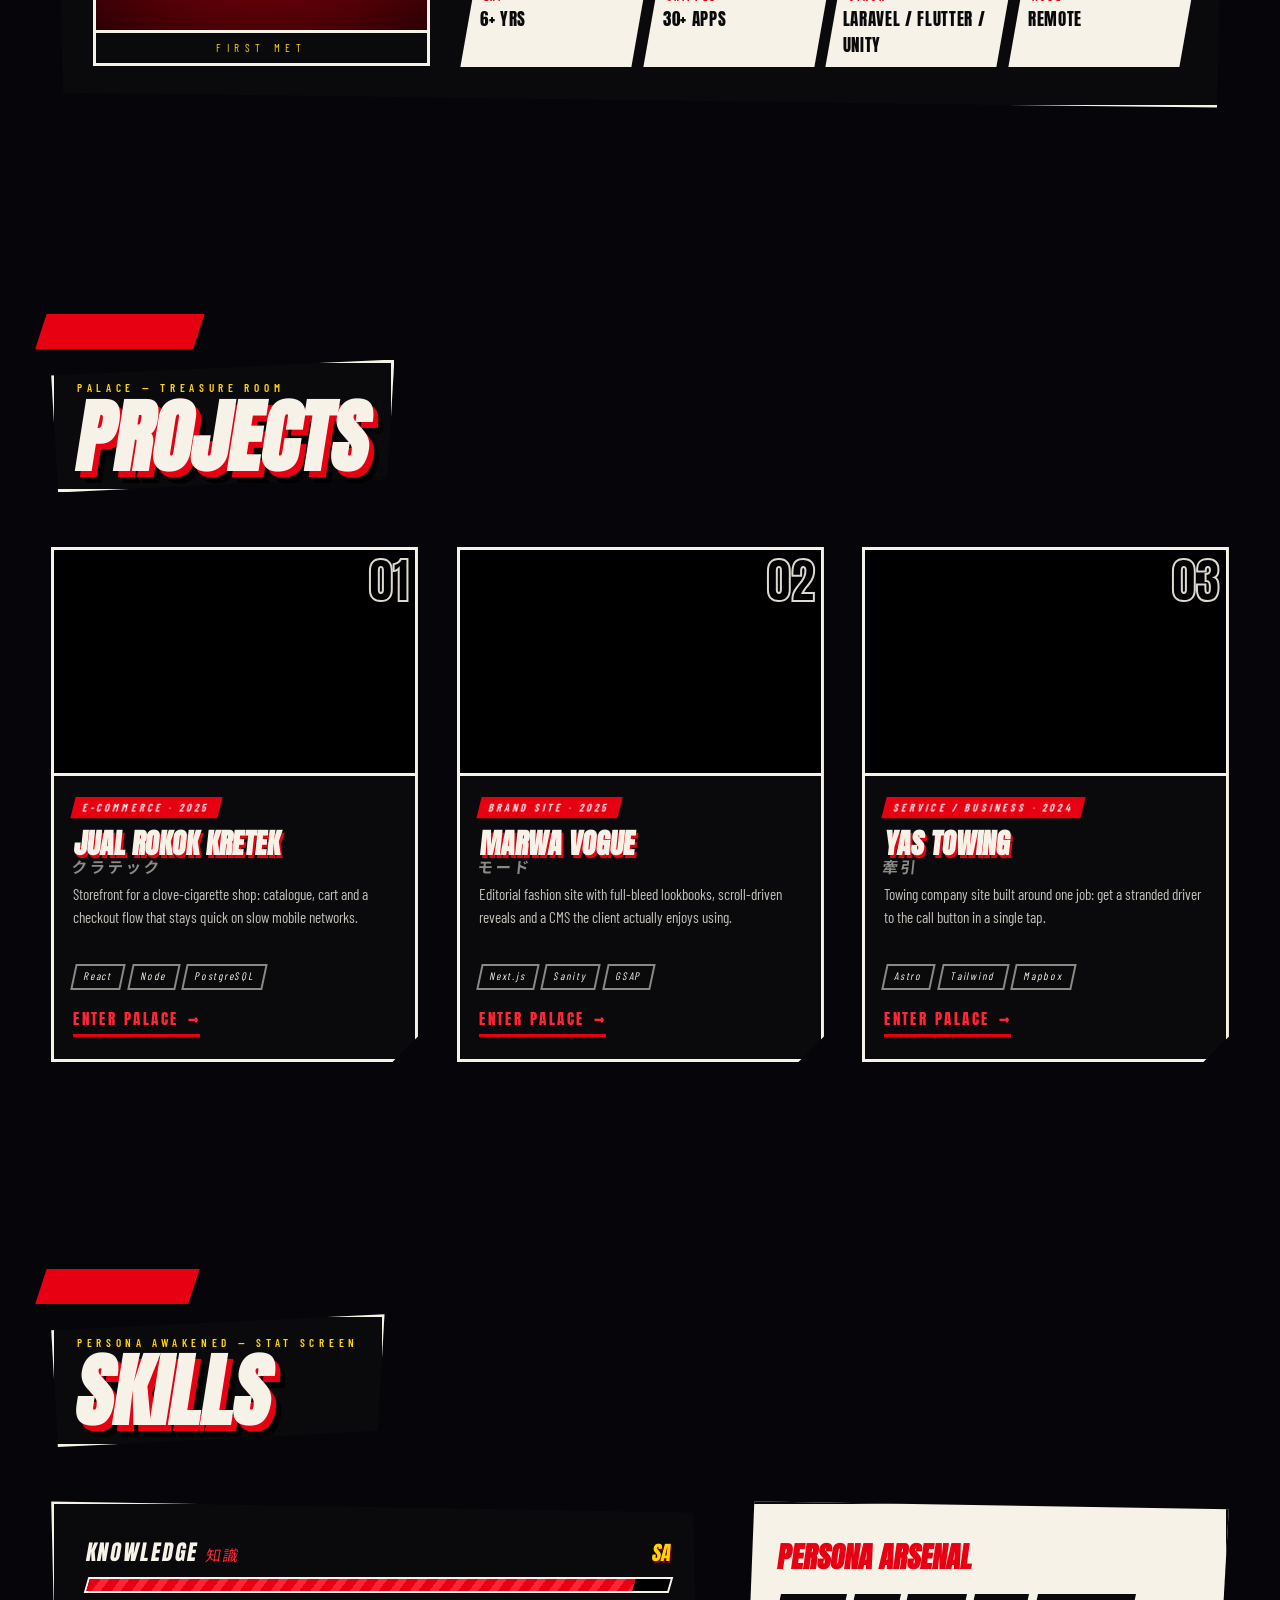
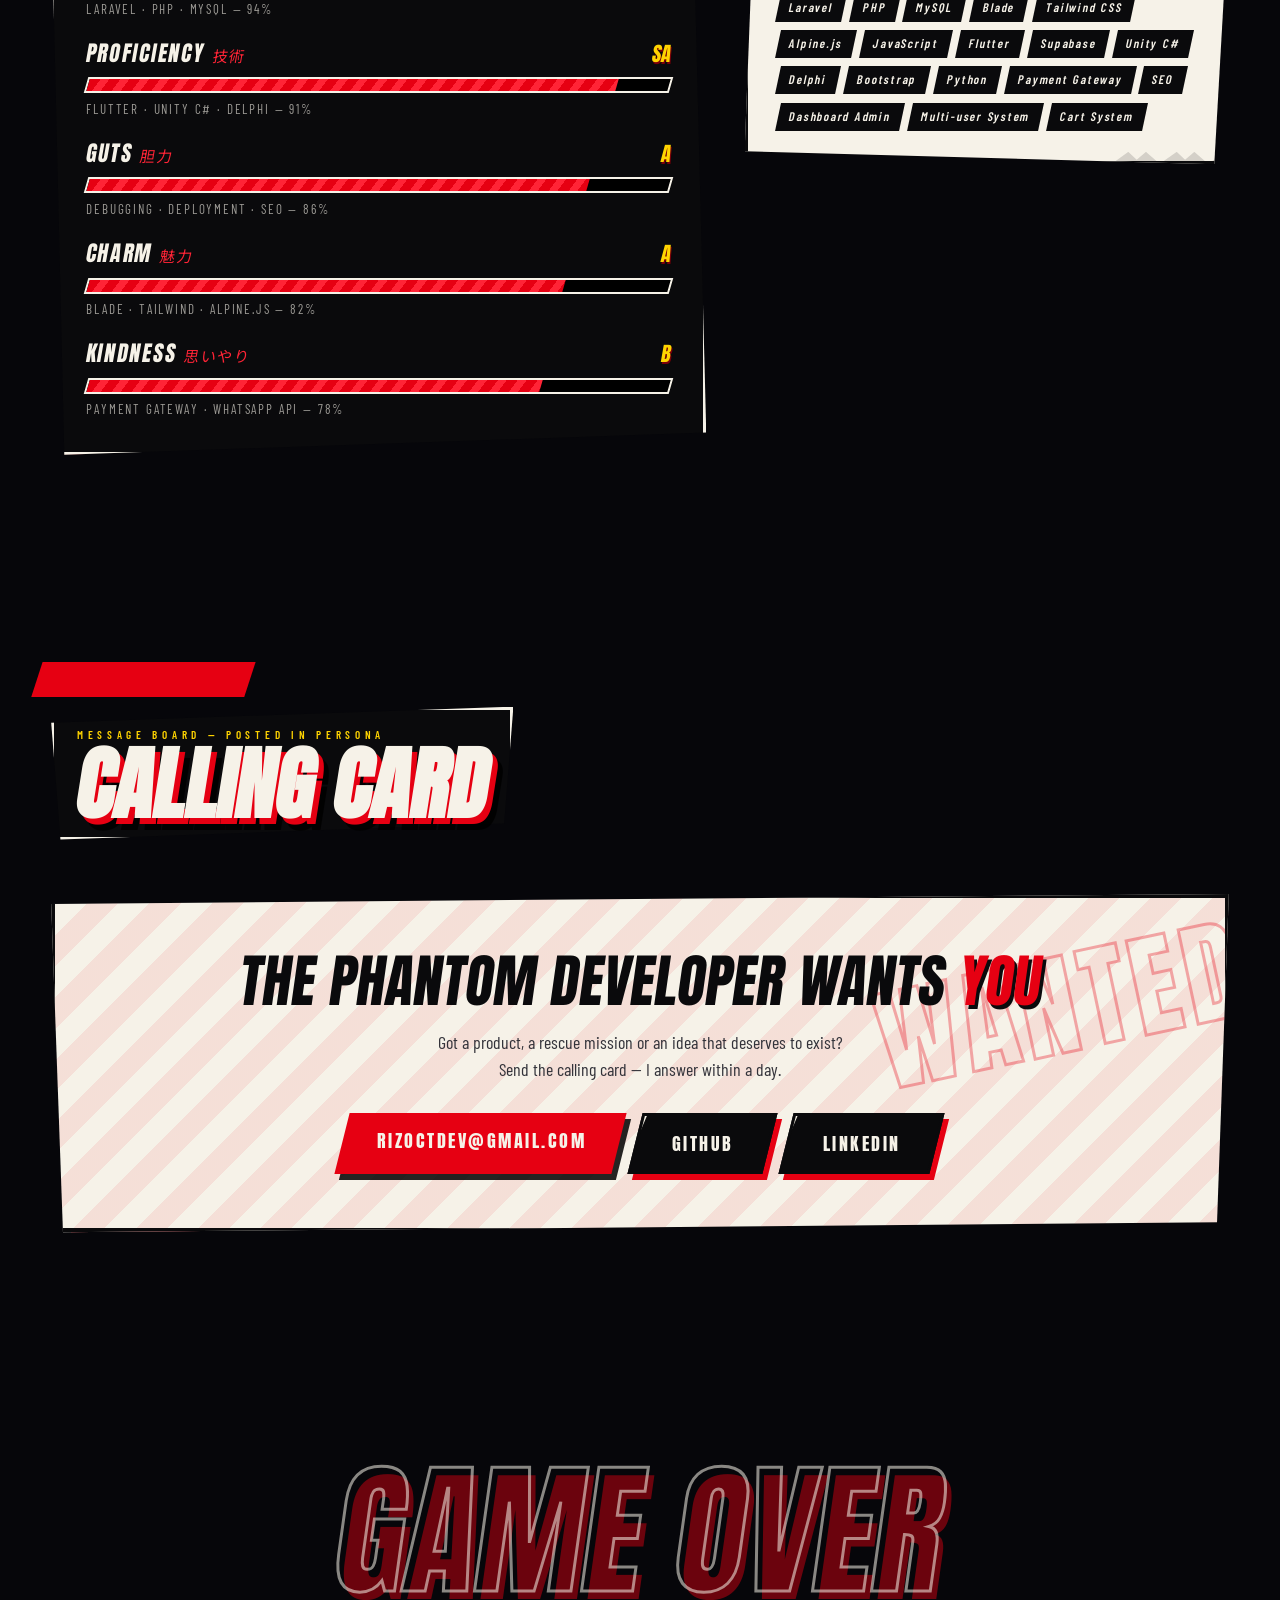
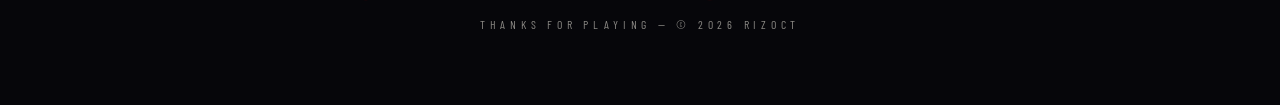
<file: templates/persona-template-v1/index.html>
<!doctype html>
<html lang="en">
  <head>
    <meta charset="UTF-8" />
    <meta name="viewport" content="width=device-width, initial-scale=1, viewport-fit=cover" />
    <title>RIZOCT — Full-Stack Developer // Persona Portfolio</title>
    <meta
      name="description"
      content="RIZOCT, full-stack developer. A Persona-inspired, 3D-scrolling portfolio: confidants, palaces and calling cards."
    />
    <meta name="theme-color" content="#0a0a0c" />
    <meta property="og:title" content="RIZOCT — Full-Stack Developer" />
    <meta property="og:description" content="Persona-styled 3D portfolio. Infiltrate the site." />
    <meta property="og:type" content="website" />

    <link rel="preconnect" href="https://fonts.googleapis.com" />
    <link rel="preconnect" href="https://fonts.gstatic.com" crossorigin />
    <link
      href="https://fonts.googleapis.com/css2?family=Anton&family=Barlow+Condensed:ital,wght@0,400;0,500;0,600;0,700;1,700&family=Noto+Sans+JP:wght@700;900&display=swap"
      rel="stylesheet"
    />
    <link
      rel="icon"
      href="data:image/svg+xml,%3Csvg xmlns='http://www.w3.org/2000/svg' viewBox='0 0 64 64'%3E%3Crect width='64' height='64' fill='%23e60012'/%3E%3Cpath d='M14 50 30 14h12L26 50z' fill='%23fff'/%3E%3Cpath d='M34 50 50 14h6L40 50z' fill='%230a0a0c'/%3E%3C/svg%3E"
    />
    <script type="module" crossorigin src="/templates/persona-template-v1/assets/index-KgV-J9tk.js"></script>
    <link rel="stylesheet" crossorigin href="/templates/persona-template-v1/assets/index-DQIEZuHB.css">
  </head>

  <body>
    <!-- ══════════ BOOT / LOADER ══════════ -->
    <div id="loader" role="status" aria-live="polite">
      <div class="loader-bars" aria-hidden="true"><i></i><i></i><i></i></div>
      <div class="loader-inner">
        <span class="loader-kicker">SHADOW NETWORK</span>
        <strong class="loader-word">LOADING<span class="loader-dots">…</span></strong>
        <div class="loader-track"><span id="loader-fill"></span></div>
        <span class="loader-pct" id="loader-pct">00%</span>
      </div>
    </div>

    <!-- ══════════ 3D WORLD ══════════ -->
    <canvas id="webgl" aria-hidden="true"></canvas>
    <div class="fx-vignette" aria-hidden="true"></div>
    <div class="fx-halftone" aria-hidden="true"></div>
    <div class="fx-scan" aria-hidden="true"></div>

    <!-- custom cursor -->
    <div id="cursor" aria-hidden="true"><i></i><b></b></div>

    <!-- ══════════ HUD ══════════ -->
    <header class="hud">
      <a class="hud-logo" href="#hero" data-blip>
        <svg viewBox="0 0 64 64" aria-hidden="true">
          <path d="M6 58 34 6h24L30 58z" fill="#e60012" />
          <path d="M34 58 62 6h2L36 58z" fill="#f6f2e8" />
        </svg>
        <span>RIZOCT<em>/DEV</em></span>
      </a>

      <div class="hud-stats" aria-hidden="true">
        <span class="chip chip-red">LV.99</span>
        <span class="chip">HP 999</span>
        <span class="chip">SP 500</span>
      </div>
    </header>

    <!-- side menu -->
    <nav class="menu" aria-label="Section navigation">
      <ul>
        <li><a href="#hero" data-nav="hero" data-blip><b>01</b><span>START</span></a></li>
        <li><a href="#about" data-nav="about" data-blip><b>02</b><span>CONFIDANT</span></a></li>
        <li><a href="#projects" data-nav="projects" data-blip><b>03</b><span>VAULT</span></a></li>
        <li><a href="#skills" data-nav="skills" data-blip><b>04</b><span>AWAKENING</span></a></li>
        <li><a href="#contact" data-nav="contact" data-blip><b>05</b><span>CONTACT</span></a></li>
      </ul>
    </nav>

    <!-- depth gauge -->
    <div class="depth" aria-hidden="true">
      <span class="depth-label">PALACE DEPTH</span>
      <span class="depth-track"><i id="depth-fill"></i></span>
      <span class="depth-val" id="depth-val">0%</span>
    </div>

    <!-- ══════════ CONTENT ══════════ -->
    <main id="content">
      <!-- ─────────── HERO ─────────── -->
      <section id="hero" class="sec sec-hero" data-section="hero">
        <span class="hero-slab" data-parallax="-0.12" aria-hidden="true"></span>
        <span class="hero-ring" data-parallax="0.18" aria-hidden="true"></span>

        <div class="hero-inner">
          <p class="hero-eyebrow" data-reveal>
            <span class="tag">PERSONA</span> portfolio v2.0 — infiltration mode
            <span class="jp">ペルソナ</span>
          </p>

          <h1 class="hero-title" data-reveal>
            <span class="stack" data-text="RIZOCT">RIZOCT</span>
          </h1>

          <div class="hero-role" data-reveal>
            <span class="role-bar">FULL-STACK DEVELOPER</span>
            <span class="role-jp">フルスタック開発者</span>
          </div>

          <p class="hero-lead" data-reveal>
            I steal seconds from slow load times and hand them back to users —
            from the database all the way to the last pixel.
          </p>

          <div class="hero-cta" data-reveal>
            <a class="btn btn-primary" href="#projects" data-blip>
              <span>VIEW THE VAULT</span>
            </a>
            <a class="btn btn-ghost" href="#contact" data-blip>
              <span>CALLING CARD</span>
            </a>
          </div>

          <ul class="hero-meta" data-reveal>
            <li><b>CLASS</b> Developer</li>
            <li><b>ROUTE</b> Web / Realtime</li>
            <li><b>STATUS</b> Open to work</li>
          </ul>
        </div>

        <div class="scroll-hint" aria-hidden="true">
          <span>SCROLL TO INFILTRATE</span>
          <i></i>
        </div>
      </section>

      <!-- ─────────── ABOUT / CONFIDANT ─────────── -->
      <section id="about" class="sec sec-about" data-section="about">
        <div class="sec-head" data-reveal>
          <span class="sec-kicker">SOCIAL LINK — RANK ★★★★☆</span>
          <h2 class="sec-title"><span>CONFIDANT</span></h2>
        </div>

        <div class="confidant" data-reveal>
          <div class="confidant-portrait" aria-hidden="true">
            <div class="portrait-mask"></div>
            <span class="portrait-initial">R</span>
            <span class="portrait-badge">FIRST MET</span>
          </div>

          <div class="confidant-body">
            <h3>RIZOCT <em>— FULL-STACK DEVELOPER</em></h3>
            <p class="confidant-rank">
              <span>CONFIDANT RANK</span>
              <b>★★★★<i>★</i></b>
            </p>
            <p>
              I build products end to end: designing the data model, wiring the API,
              then shaping the interface until it feels inevitable. I care about
              performance budgets, accessible markup and interactions that have
              weight to them.
            </p>
            <p>
              When a project needs a dash of drama, I reach for motion and 3D —
              like the world you're scrolling through right now.
            </p>

            <dl class="confidant-stats">
              <div><dt>EXP</dt><dd>6+ YRS</dd></div>
              <div><dt>SHIPPED</dt><dd>30+ APPS</dd></div>
              <div><dt>STACK</dt><dd>LARAVEL / FLUTTER / UNITY</dd></div>
              <div><dt>MODE</dt><dd>REMOTE</dd></div>
            </dl>
          </div>
        </div>
      </section>

      <!-- ─────────── PROJECTS / VAULT ─────────── -->
      <section id="projects" class="sec sec-projects" data-section="projects">
        <div class="sec-head" data-reveal>
          <span class="sec-kicker">PALACE — TREASURE ROOM</span>
          <h2 class="sec-title"><span>PROJECTS</span></h2>
        </div>

        <div class="vault" id="vault"><!-- cards injected by src/data.js --></div>
      </section>

      <!-- ─────────── SKILLS / AWAKENING ─────────── -->
      <section id="skills" class="sec sec-skills" data-section="skills">
        <div class="sec-head" data-reveal>
          <span class="sec-kicker">PERSONA AWAKENED — STAT SCREEN</span>
          <h2 class="sec-title"><span>SKILLS</span></h2>
        </div>

        <div class="stats">
          <ul class="stat-list" id="stat-list"><!-- injected --></ul>

          <div class="arsenal" data-reveal>
            <h3 class="arsenal-title">PERSONA ARSENAL</h3>
            <ul class="arsenal-tags" id="arsenal-tags"><!-- injected --></ul>
            <div class="masks" aria-hidden="true">
              <span class="mask m1"></span><span class="mask m2"></span><span class="mask m3"></span>
            </div>
          </div>
        </div>
      </section>

      <!-- ─────────── CONTACT / CALLING CARD ─────────── -->
      <section id="contact" class="sec sec-contact" data-section="contact">
        <div class="sec-head" data-reveal>
          <span class="sec-kicker">MESSAGE BOARD — POSTED IN PERSONA</span>
          <h2 class="sec-title"><span>CALLING CARD</span></h2>
        </div>

        <div class="calling" data-reveal>
          <div class="calling-stamp" aria-hidden="true">WANTED</div>
          <p class="calling-line">THE PHANTOM DEVELOPER WANTS <em>YOU</em></p>
          <p class="calling-sub">
            Got a product, a rescue mission or an idea that deserves to exist?
            Send the calling card — I answer within a day.
          </p>

          <div class="calling-links">
            <a class="btn btn-primary" href="mailto:rizoctdev@gmail.com" data-blip>
              <span>RIZOCTDEV@GMAIL.COM</span>
            </a>
            <a class="btn btn-ghost" href="https://github.com/rizoct" target="_blank" rel="noreferrer" data-blip>
              <span>GITHUB</span>
            </a>
            <a class="btn btn-ghost" href="https://www.linkedin.com/in/rizky-octavian" target="_blank" rel="noreferrer" data-blip>
              <span>LINKEDIN</span>
            </a>
          </div>
        </div>
      </section>

      <footer class="foot">
        <span class="foot-word">GAME OVER</span>
        <span class="foot-sub">thanks for playing — © 2026 RIZOCT</span>
      </footer>
    </main>

  </body>
</html>
</file>
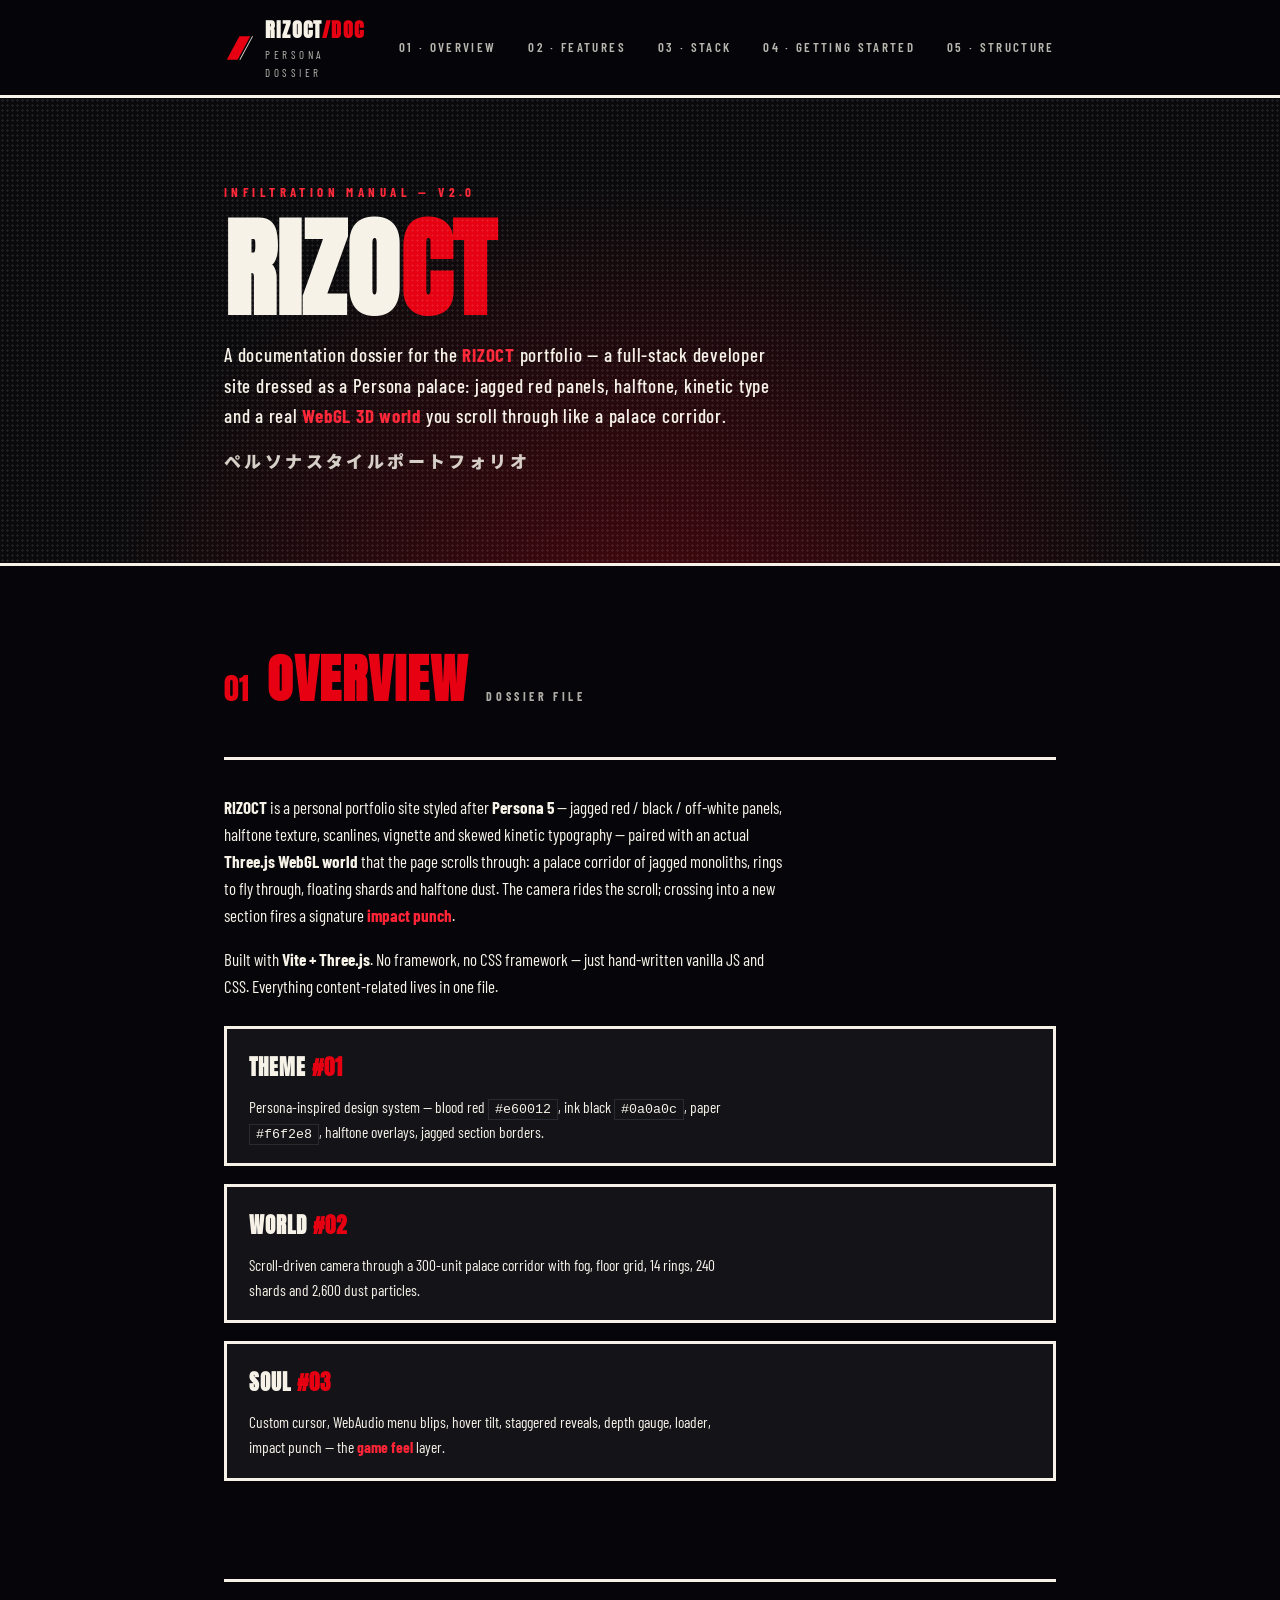
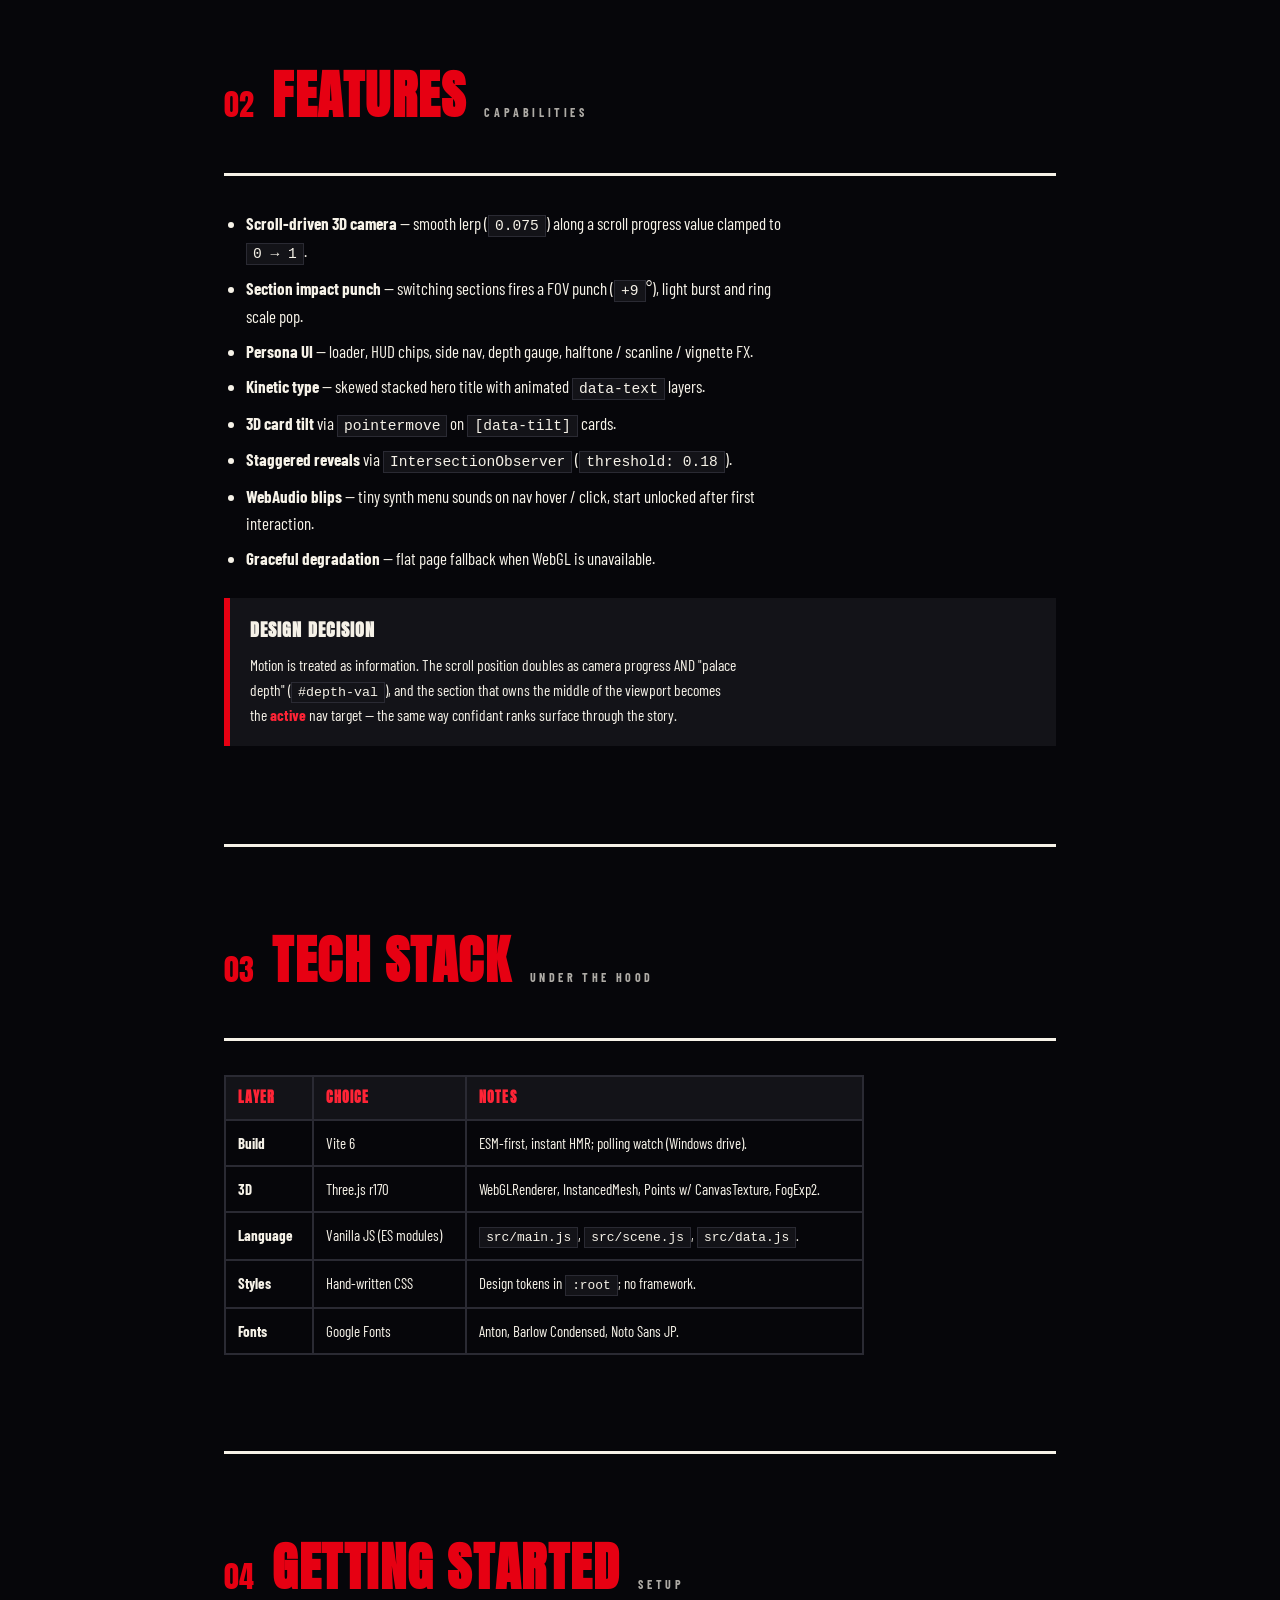
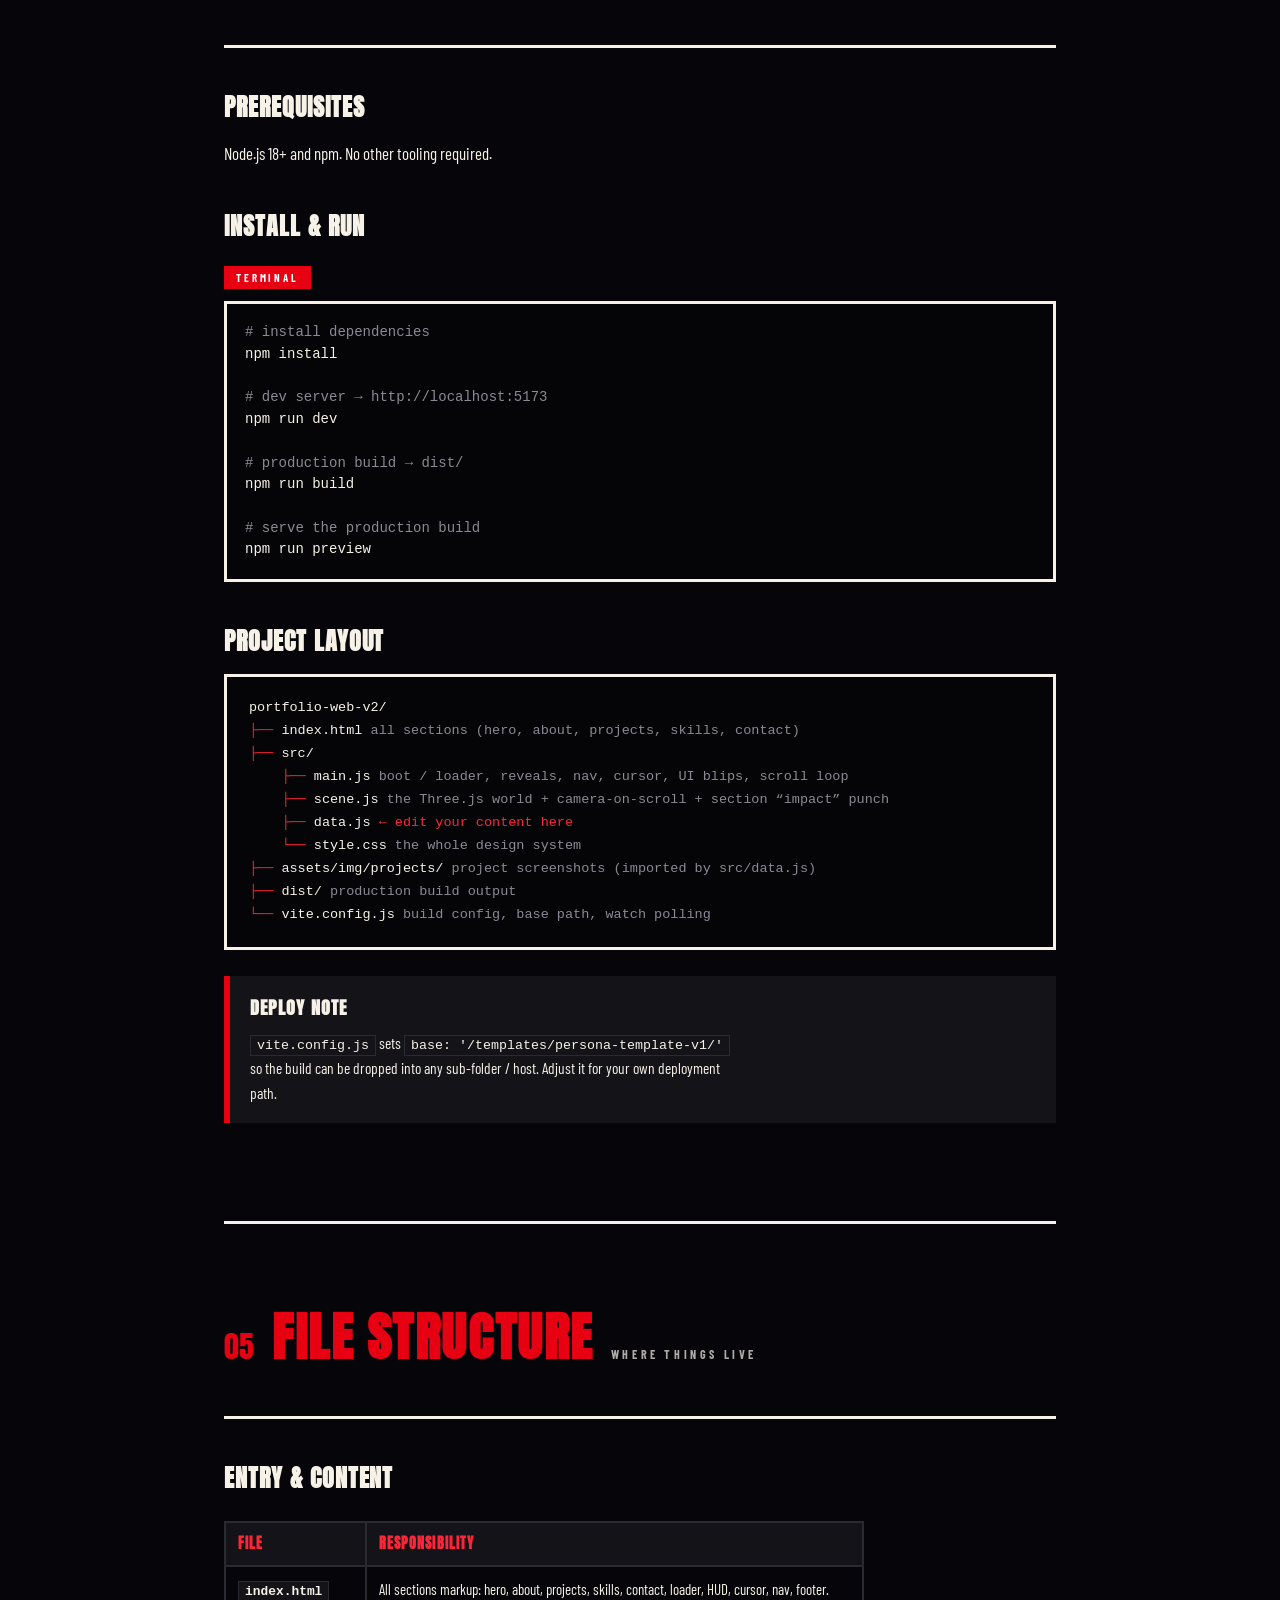
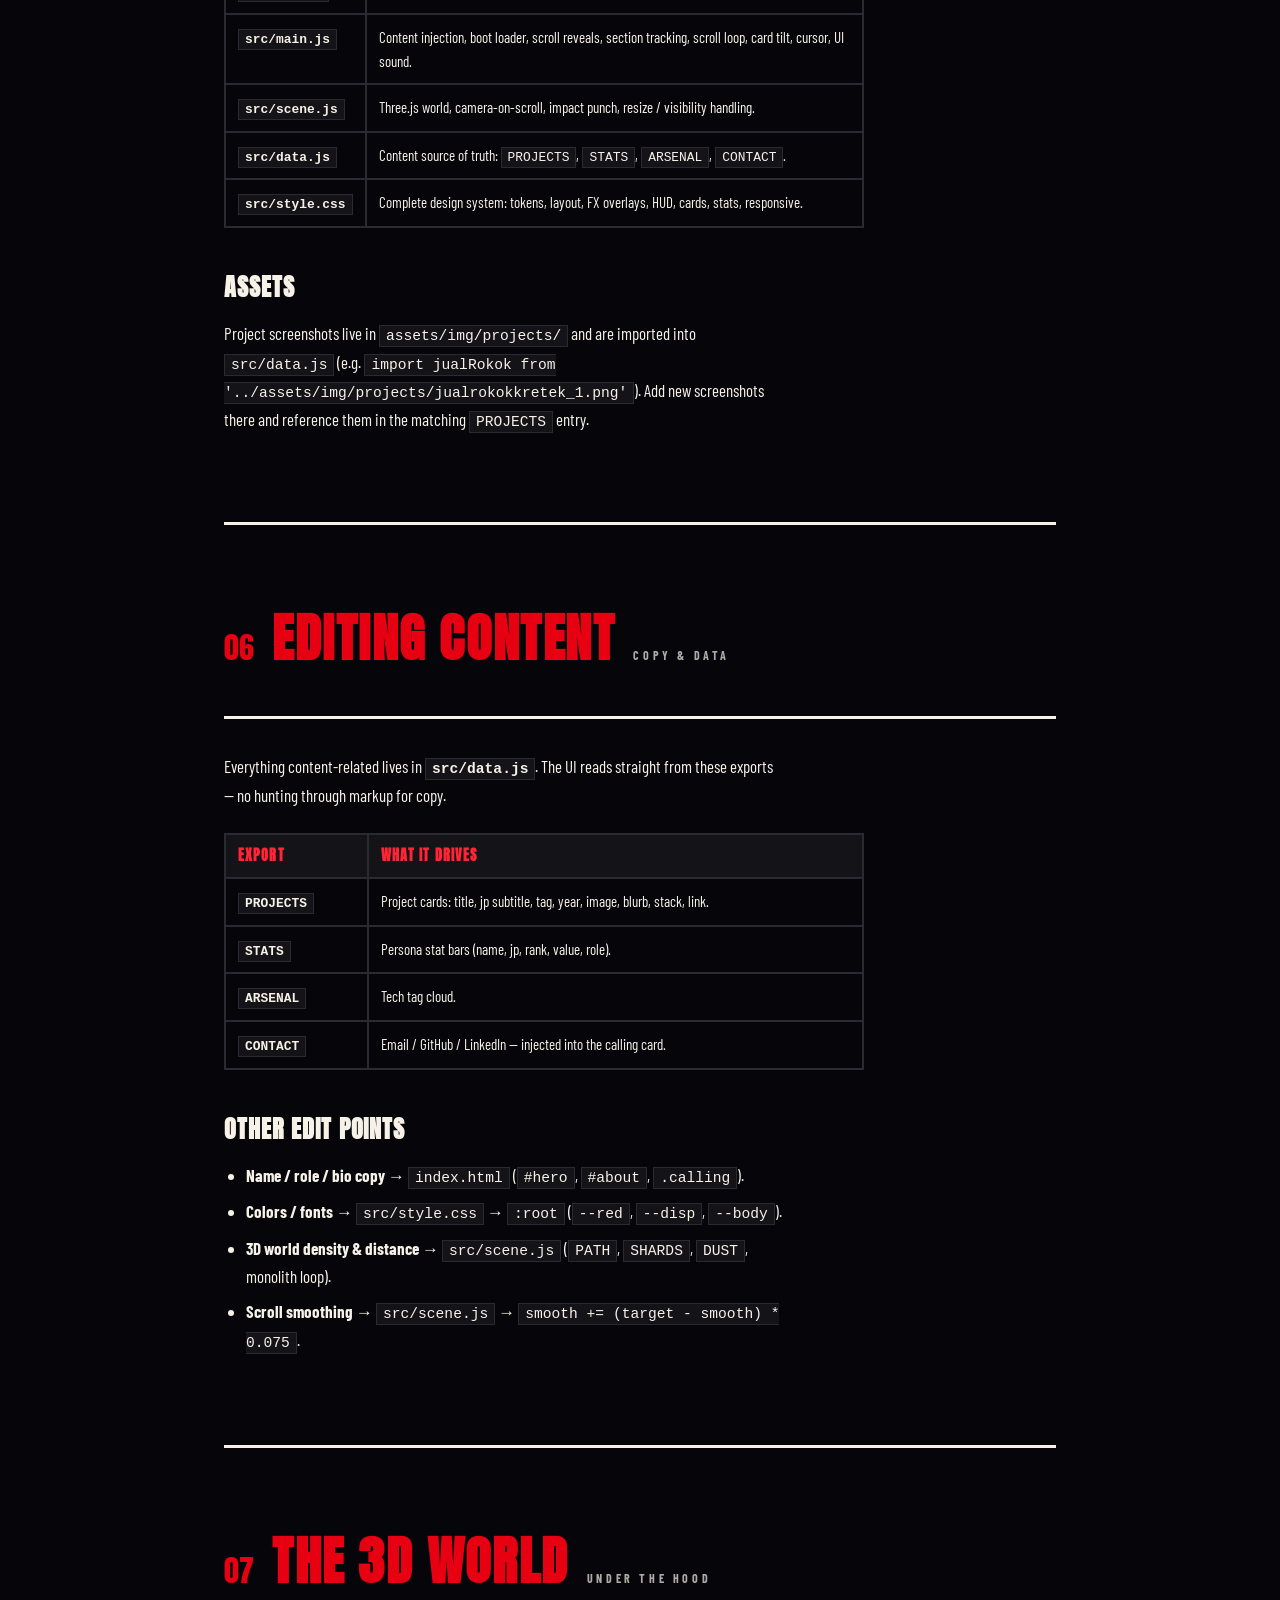
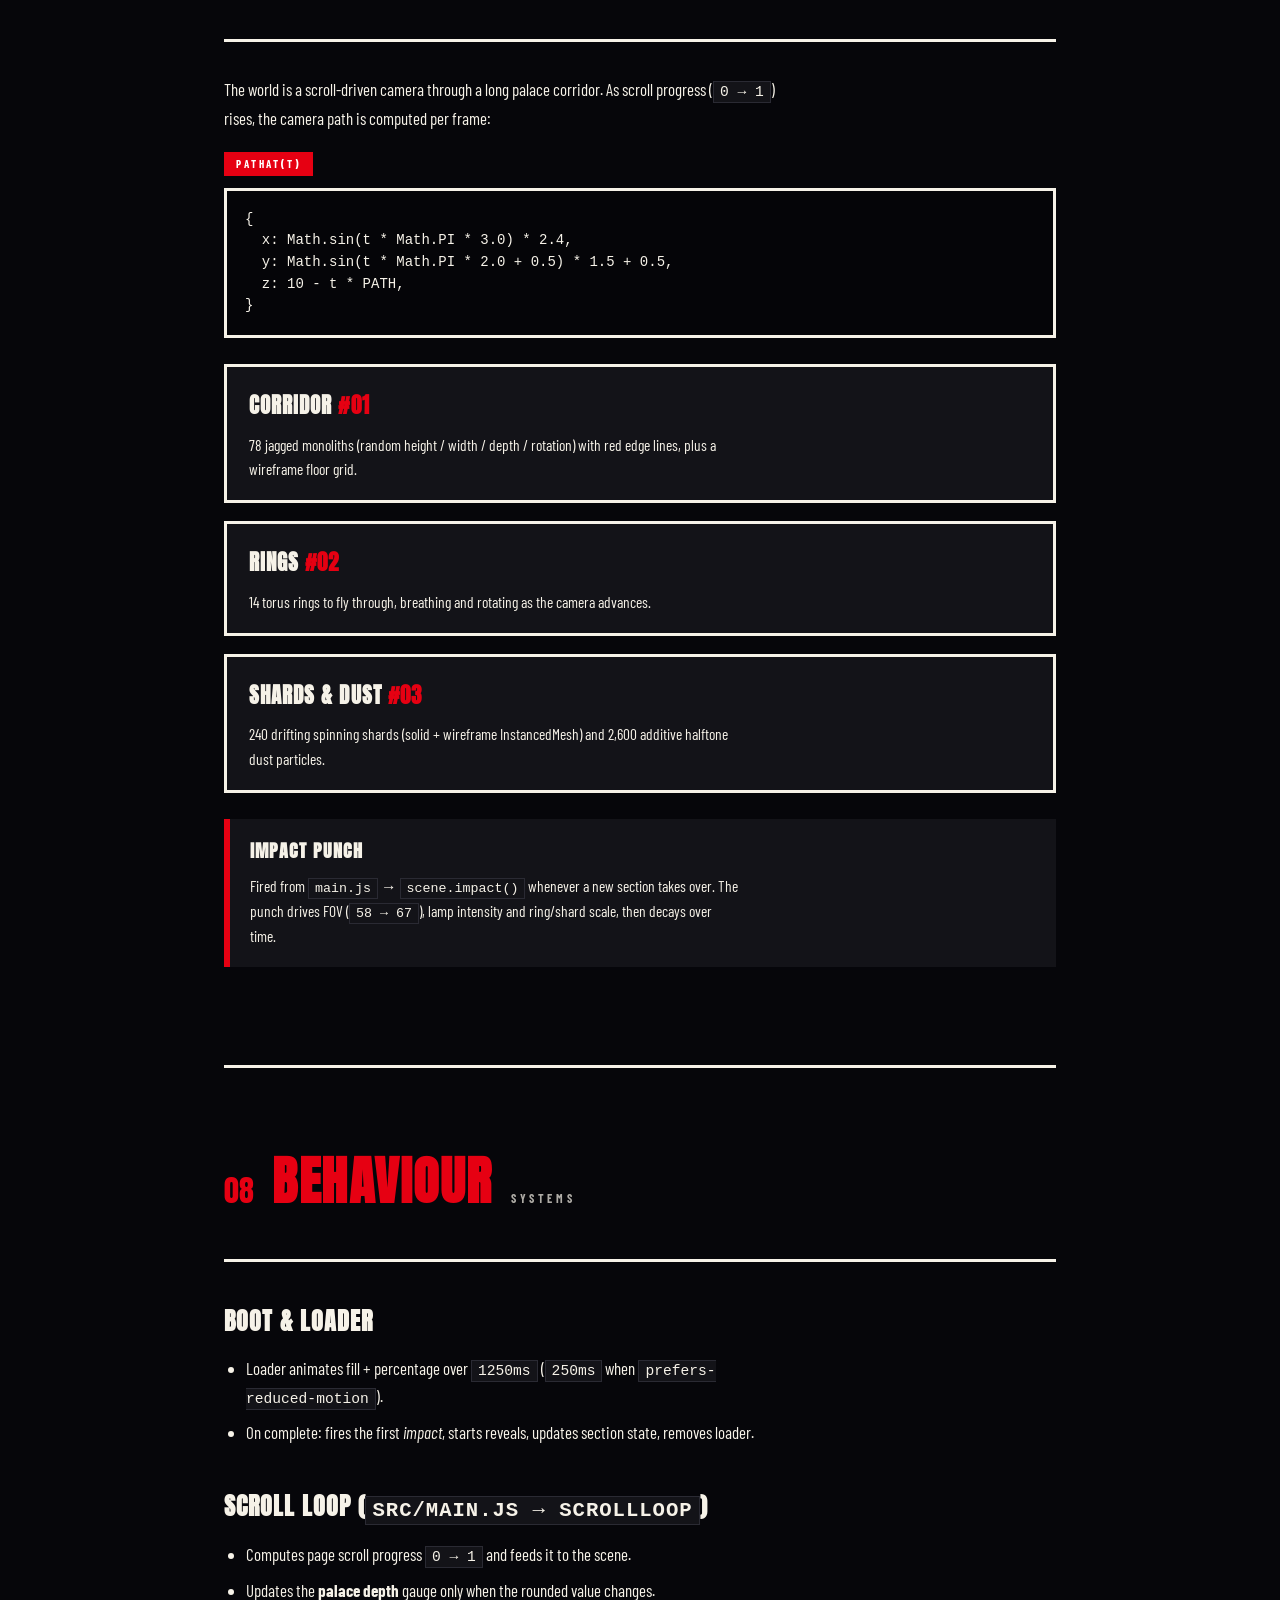
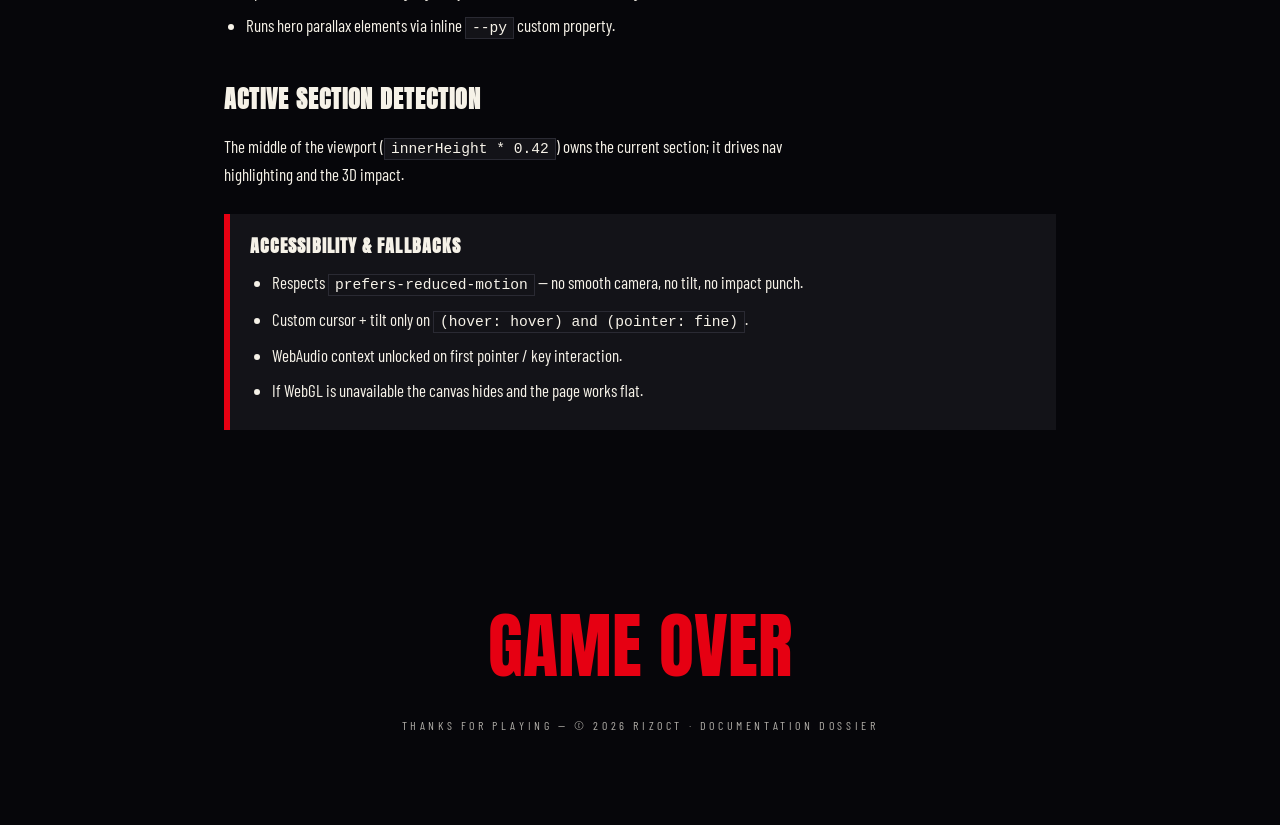
<file: templates/persona-template-v1/docs.html>
<!doctype html>
<html lang="en">
  <head>
    <meta charset="UTF-8" />
    <meta name="viewport" content="width=device-width, initial-scale=1, viewport-fit=cover" />
    <title>RIZOCT // PORTFOLIO — Documentation</title>
    <meta name="description" content="Official documentation for RIZOCT — the Persona-styled, WebGL-scrolling full-stack developer portfolio." />
    <meta name="theme-color" content="#0a0a0c" />

    <link rel="preconnect" href="https://fonts.googleapis.com" />
    <link rel="preconnect" href="https://fonts.gstatic.com" crossorigin />
    <link
      href="https://fonts.googleapis.com/css2?family=Anton&family=Barlow+Condensed:ital,wght@0,400;0,500;0,600;0,700;1,700&family=Noto+Sans+JP:wght@700;900&display=swap"
      rel="stylesheet"
    />

    <style>
      /* ══════════════════════════════════════════════════════════════
         RIZOCT // DOCUMENTATION — shared design language
         black · blood red · off-white, jagged cuts, halftone, skew
         ══════════════════════════════════════════════════════════════ */
      :root {
        --red: #e60012;
        --red-hot: #ff2436;
        --red-deep: #7a0009;
        --ink: #0a0a0c;
        --ink-2: #131318;
        --paper: #f6f2e8;
        --gold: #ffd400;
        --disp: 'Anton', 'Arial Black', Impact, sans-serif;
        --body: 'Barlow Condensed', 'Arial Narrow', Helvetica, sans-serif;
        --jp: 'Noto Sans JP', 'Hiragino Sans', sans-serif;
        --ease: cubic-bezier(0.16, 1, 0.3, 1);
      }

      * { margin: 0; padding: 0; box-sizing: border-box; }

      html { scroll-behavior: smooth; }

      body {
        background: #06060a;
        color: var(--paper);
        font-family: var(--body);
        font-size: 17px;
        line-height: 1.6;
        overflow-x: hidden;
      }

      ::selection { background: var(--red); color: #fff; }

      a { color: inherit; text-decoration: none; }

      /* ── layout ── */
      .wrap { max-width: 880px; margin: 0 auto; padding: 0 24px; }

      header.top {
        position: sticky;
        top: 0;
        z-index: 50;
        background: rgba(6, 6, 10, 0.92);
        border-bottom: 3px solid var(--paper);
        backdrop-filter: blur(6px);
      }
      header.top .wrap {
        display: flex;
        align-items: center;
        justify-content: space-between;
        padding-top: 14px;
        padding-bottom: 14px;
        gap: 16px;
      }
      .brand { display: flex; align-items: center; gap: 12px; }
      .brand svg { width: 34px; height: 34px; }
      .brand b { font-family: var(--disp); font-size: 20px; letter-spacing: 0.06em; }
      .brand b em { font-style: normal; color: var(--red); }
      .brand small { display: block; font-family: var(--body); font-size: 11px; letter-spacing: 0.32em; color: var(--paper); opacity: 0.75; }
      nav.topnav { display: flex; gap: 4px; overflow-x: auto; scrollbar-width: none; }
      nav.topnav::-webkit-scrollbar { display: none; }
      nav.topnav a {
        font-family: var(--body);
        font-weight: 600;
        font-size: 13px;
        letter-spacing: 0.18em;
        text-transform: uppercase;
        padding: 8px 12px;
        white-space: nowrap;
        color: var(--paper);
        opacity: 0.75;
        border: 2px solid transparent;
      }
      nav.topnav a:hover { opacity: 1; border-color: var(--red); }

      /* ── hero strip ── */
      .hero {
        border-bottom: 3px solid var(--paper);
        background:
          radial-gradient(ellipse at 50% 120%, rgba(230, 0, 18, 0.28), transparent 60%),
          var(--ink);
        padding: 84px 0 72px;
        position: relative;
      }
      .hero::before {
        content: '';
        position: absolute;
        inset: 0;
        background-image: radial-gradient(circle, rgba(255, 255, 255, 0.5) 1px, transparent 1.4px);
        background-size: 5px 5px;
        opacity: 0.18;
        pointer-events: none;
      }
      .hero .kicker {
        font-size: 13px;
        letter-spacing: 0.34em;
        text-transform: uppercase;
        color: var(--red-hot);
        font-weight: 700;
        display: block;
        margin-bottom: 18px;
      }
      .hero h1 {
        font-family: var(--disp);
        font-size: clamp(56px, 11vw, 108px);
        line-height: 0.9;
        text-transform: uppercase;
        letter-spacing: 0.01em;
      }
      .hero h1 span { color: var(--red); }
      .hero .sub {
        margin-top: 22px;
        max-width: 560px;
        font-size: 19px;
        font-weight: 500;
        letter-spacing: 0.04em;
      }
      .hero .sub em { color: var(--red-hot); font-style: normal; font-weight: 700; }
      .hero .jp { font-family: var(--jp); font-weight: 900; color: var(--paper); opacity: 0.85; letter-spacing: 0.2em; }

      /* ── sections ── */
      section { padding: 72px 0; border-bottom: 3px solid var(--paper); scroll-margin-top: 90px; }
      section:last-of-type { border-bottom: none; }
      .sec-head { display: flex; align-items: baseline; gap: 18px; border-bottom: 3px solid var(--paper); padding-bottom: 14px; margin-bottom: 34px; }
      .sec-no { font-family: var(--disp); font-size: 30px; color: var(--red); }
      .sec-title { font-family: var(--disp); font-size: clamp(34px, 6vw, 52px); text-transform: uppercase; letter-spacing: 0.03em; }
      .sec-title span { color: var(--red); }
      .sec-kicker { font-size: 12px; letter-spacing: 0.3em; text-transform: uppercase; color: var(--paper); opacity: 0.7; font-weight: 700; }

      h2 { font-family: var(--disp); font-size: clamp(30px, 5vw, 44px); text-transform: uppercase; letter-spacing: 0.03em; margin-bottom: 22px; }
      h2 span { color: var(--red); }
      h3 { font-family: var(--disp); font-size: 24px; text-transform: uppercase; letter-spacing: 0.04em; margin: 40px 0 14px; color: var(--paper); }
      h3 span { color: var(--red); }

      p { margin-bottom: 16px; max-width: 70ch; }
      p em { color: var(--red-hot); font-style: normal; font-weight: 700; }
      ul { margin: 0 0 18px 0; padding-left: 22px; max-width: 70ch; }
      li { margin-bottom: 8px; }
      strong { color: var(--paper); }
      code { font-family: ui-monospace, 'Courier New', monospace; font-size: 0.86em; background: var(--ink-2); padding: 2px 6px; border: 1px solid #2a2a33; color: var(--paper); }

      /* ── cards / grid ── */
      .grid { display: grid; gap: 18px; margin: 26px 0; }
      .card {
        border: 3px solid var(--paper);
        background: var(--ink-2);
        padding: 22px 22px 18px;
        position: relative;
        transition: transform 0.25s var(--ease), border-color 0.25s var(--ease);
      }
      .card:hover { transform: skew(-1deg, -1deg); border-color: var(--red); }
      .card h4 { font-family: var(--disp); font-size: 21px; text-transform: uppercase; letter-spacing: 0.05em; margin-bottom: 10px; }
      .card h4 span { color: var(--red); }
      .card p { font-size: 15.5px; margin-bottom: 0; }
      .card .tagrow { display: flex; flex-wrap: wrap; gap: 8px; margin-top: 14px; }
      .chip { font-size: 12px; font-weight: 700; letter-spacing: 0.16em; text-transform: uppercase; border: 2px solid var(--paper); padding: 4px 10px; }
      .chip.red { border-color: var(--red); color: var(--red-hot); }

      /* ── code ── */
      pre {
        background: #050508;
        border: 3px solid var(--paper);
        padding: 18px;
        overflow-x: auto;
        margin: 20px 0;
        position: relative;
        white-space: pre;
      }
      pre code { background: none; border: none; padding: 0; color: var(--paper); font-family: ui-monospace, 'Courier New', monospace; font-size: 14px; line-height: 1.55; white-space: pre; display: block; }
      pre .c { color: #8a8a96; }
      .code-block { position: relative; margin: 20px 0; }
      .code-block pre { margin-top: 0; }
      .code-block .code-label {
        position: static;
        display: block;
        width: fit-content;
        background: var(--red);
        color: #fff;
        font-family: var(--body);
        font-weight: 700;
        font-size: 11px;
        letter-spacing: 0.26em;
        text-transform: uppercase;
        padding: 3px 12px;
        margin-bottom: 12px;
      }

      /* ── tables ── */
      table { width: 100%; border-collapse: collapse; margin: 24px 0; max-width: 80ch; }
      th, td { border: 2px solid #2a2a33; padding: 10px 12px; text-align: left; font-size: 15px; vertical-align: top; }
      th { background: var(--ink-2); font-family: var(--disp); font-size: 14px; letter-spacing: 0.08em; text-transform: uppercase; color: var(--red-hot); }
      td:first-child { font-weight: 700; white-space: nowrap; }

      /* ── tree ── */
      .tree { background: #050508; border: 3px solid var(--paper); padding: 20px 22px; overflow-x: auto; font-family: ui-monospace, 'Courier New', monospace; font-size: 13.5px; line-height: 1.7; }
      .tree .dim { color: #8a8a96; }
      .tree .red { color: var(--red-hot); }
      .tree .paper { color: var(--paper); }

      /* ── notes ── */
      .note { border-left: 6px solid var(--red); background: var(--ink-2); padding: 18px 20px; margin: 26px 0; }
      .note h4 { font-family: var(--disp); font-size: 18px; text-transform: uppercase; letter-spacing: 0.06em; margin-bottom: 8px; }
      .note p { font-size: 15.5px; margin-bottom: 0; }

      /* ── footer ── */
      footer.end { padding: 60px 0 90px; text-align: center; }
      footer.end .foot-word { font-family: var(--disp); font-size: clamp(44px, 8vw, 72px); color: var(--red); text-transform: uppercase; }
      footer.end .foot-sub { margin-top: 12px; letter-spacing: 0.3em; text-transform: uppercase; font-size: 12px; opacity: 0.7; }

      /* ── responsive ── */
      @media (max-width: 720px) {
        header.top .wrap { flex-direction: column; align-items: flex-start; }
        nav.topnav { width: 100%; }
        .hero { padding: 60px 0 52px; }
        section { padding: 54px 0; }
      }
    </style>
  </head>

  <body>
    <!-- ══════════ HEADER / STICKY NAV ══════════ -->
    <header class="top">
      <div class="wrap">
        <div class="brand">
          <svg viewBox="0 0 64 64" aria-hidden="true">
            <path d="M6 58 34 6h24L30 58z" fill="#e60012" />
            <path d="M34 58 62 6h2L36 58z" fill="#f6f2e8" />
          </svg>
          <div>
            <b>RIZOCT<em>/DOC</em></b>
            <small>PERSONA DOSSIER</small>
          </div>
        </div>
        <nav class="topnav" aria-label="Documentation">
          <a href="#overview">01 · Overview</a>
          <a href="#features">02 · Features</a>
          <a href="#stack">03 · Stack</a>
          <a href="#getting-started">04 · Getting Started</a>
          <a href="#structure">05 · Structure</a>
          <a href="#editing">06 · Editing Content</a>
          <a href="#world">07 · The 3D World</a>
          <a href="#behaviour">08 · Behaviour</a>
        </nav>
      </div>
    </header>

    <!-- ══════════ HERO STRIP ══════════ -->
    <div class="hero">
      <div class="wrap">
        <span class="kicker">Infiltration manual — v2.0</span>
        <h1>RIZO<span>CT</span></h1>
        <p class="sub">
          A documentation dossier for the <em>RIZOCT</em> portfolio — a full-stack developer
          site dressed as a Persona palace: jagged red panels, halftone, kinetic type and a real
          <em>WebGL 3D world</em> you scroll through like a palace corridor.
        </p>
        <p class="jp">ペルソナスタイルポートフォリオ</p>
      </div>
    </div>

    <main class="wrap">

      <!-- ─────────── 01 · OVERVIEW ─────────── -->
      <section id="overview">
        <div class="sec-head">
          <span class="sec-no">01</span>
          <h2 class="sec-title"><span>OVERVIEW</span></h2>
          <span class="sec-kicker">Dossier file</span>
        </div>

        <p>
          <strong>RIZOCT</strong> is a personal portfolio site styled after <strong>Persona 5</strong> —
          jagged red / black / off-white panels, halftone texture, scanlines, vignette and skewed
          kinetic typography — paired with an actual <strong>Three.js WebGL world</strong> that the
          page scrolls through: a palace corridor of jagged monoliths, rings to fly through, floating
          shards and halftone dust. The camera rides the scroll; crossing into a new section fires a
          signature <em>impact punch</em>.
        </p>
        <p>
          Built with <strong>Vite + Three.js</strong>. No framework, no CSS framework — just
          hand-written vanilla JS and CSS. Everything content-related lives in one file.
        </p>

        <div class="grid">
          <div class="card">
            <h4>Theme <span>#01</span></h4>
            <p>Persona-inspired design system — blood red <code>#e60012</code>, ink black <code>#0a0a0c</code>, paper <code>#f6f2e8</code>, halftone overlays, jagged section borders.</p>
          </div>
          <div class="card">
            <h4>World <span>#02</span></h4>
            <p>Scroll-driven camera through a 300-unit palace corridor with fog, floor grid, 14 rings, 240 shards and 2,600 dust particles.</p>
          </div>
          <div class="card">
            <h4>Soul <span>#03</span></h4>
            <p>Custom cursor, WebAudio menu blips, hover tilt, staggered reveals, depth gauge, loader, impact punch — the <em>game feel</em> layer.</p>
          </div>
        </div>
      </section>

      <!-- ─────────── 02 · FEATURES ─────────── -->
      <section id="features">
        <div class="sec-head">
          <span class="sec-no">02</span>
          <h2 class="sec-title"><span>FEATURES</span></h2>
          <span class="sec-kicker">Capabilities</span>
        </div>

        <ul>
          <li><strong>Scroll-driven 3D camera</strong> — smooth lerp (<code>0.075</code>) along a scroll progress value clamped to <code>0 → 1</code>.</li>
          <li><strong>Section impact punch</strong> — switching sections fires a FOV punch (<code>+9</code>°), light burst and ring scale pop.</li>
          <li><strong>Persona UI</strong> — loader, HUD chips, side nav, depth gauge, halftone / scanline / vignette FX.</li>
          <li><strong>Kinetic type</strong> — skewed stacked hero title with animated <code>data-text</code> layers.</li>
          <li><strong>3D card tilt</strong> via <code>pointermove</code> on <code>[data-tilt]</code> cards.</li>
          <li><strong>Staggered reveals</strong> via <code>IntersectionObserver</code> (<code>threshold: 0.18</code>).</li>
          <li><strong>WebAudio blips</strong> — tiny synth menu sounds on nav hover / click, start unlocked after first interaction.</li>
          <li><strong>Graceful degradation</strong> — flat page fallback when WebGL is unavailable.</li>
        </ul>

        <div class="note">
          <h4>Design decision</h4>
          <p>
            Motion is treated as information. The scroll position doubles as camera progress AND
            "palace depth" (<code>#depth-val</code>), and the section that owns the middle of the
            viewport becomes the <em>active</em> nav target — the same way confidant ranks surface
            through the story.
          </p>
        </div>
      </section>

      <!-- ─────────── 03 · STACK ─────────── -->
      <section id="stack">
        <div class="sec-head">
          <span class="sec-no">03</span>
          <h2 class="sec-title"><span>TECH&nbsp;STACK</span></h2>
          <span class="sec-kicker">Under the hood</span>
        </div>

        <table>
          <thead>
            <tr><th>Layer</th><th>Choice</th><th>Notes</th></tr>
          </thead>
          <tbody>
            <tr><td>Build</td><td>Vite 6</td><td>ESM-first, instant HMR; polling watch (Windows drive).</td></tr>
            <tr><td>3D</td><td>Three.js r170</td><td>WebGLRenderer, InstancedMesh, Points w/ CanvasTexture, FogExp2.</td></tr>
            <tr><td>Language</td><td>Vanilla JS (ES modules)</td><td><code>src/main.js</code>, <code>src/scene.js</code>, <code>src/data.js</code>.</td></tr>
            <tr><td>Styles</td><td>Hand-written CSS</td><td>Design tokens in <code>:root</code>; no framework.</td></tr>
            <tr><td>Fonts</td><td>Google Fonts</td><td>Anton, Barlow Condensed, Noto Sans JP.</td></tr>
          </tbody>
        </table>
      </section>

      <!-- ─────────── 04 · GETTING STARTED ─────────── -->
      <section id="getting-started">
        <div class="sec-head">
          <span class="sec-no">04</span>
          <h2 class="sec-title"><span>GETTING&nbsp;STARTED</span></h2>
          <span class="sec-kicker">Setup</span>
        </div>

        <h3>Prerequisites</h3>
        <p>Node.js 18+ and npm. No other tooling required.</p>

        <h3>Install &amp; run</h3>
        <div class="code-block">
          <span class="code-label">terminal</span>
          <pre><code><span class="c"># install dependencies</span>
npm install

<span class="c"># dev server → http://localhost:5173</span>
npm run dev

<span class="c"># production build → dist/</span>
npm run build

<span class="c"># serve the production build</span>
npm run preview</code></pre>
        </div>

        <h3>Project layout</h3>
        <div class="tree">
          <span class="paper">portfolio-web-v2/</span><br />
          <span class="red">├──</span> index.html              <span class="dim">all sections (hero, about, projects, skills, contact)</span><br />
          <span class="red">├──</span> src/<br />
          &nbsp;&nbsp;&nbsp;&nbsp;<span class="red">├──</span> main.js             <span class="dim">boot / loader, reveals, nav, cursor, UI blips, scroll loop</span><br />
          &nbsp;&nbsp;&nbsp;&nbsp;<span class="red">├──</span> scene.js            <span class="dim">the Three.js world + camera-on-scroll + section “impact” punch</span><br />
          &nbsp;&nbsp;&nbsp;&nbsp;<span class="red">├──</span> data.js             <span class="red">← edit your content here</span><br />
          &nbsp;&nbsp;&nbsp;&nbsp;<span class="red">└──</span> style.css           <span class="dim">the whole design system</span><br />
          <span class="red">├──</span> assets/img/projects/    <span class="dim">project screenshots (imported by src/data.js)</span><br />
          <span class="red">├──</span> dist/                  <span class="dim">production build output</span><br />
          <span class="red">└──</span> vite.config.js        <span class="dim">build config, base path, watch polling</span>
        </div>

        <div class="note">
          <h4>Deploy note</h4>
          <p>
            <code>vite.config.js</code> sets <code>base: '/templates/persona-template-v1/'</code> so the
            build can be dropped into any sub-folder / host. Adjust it for your own deployment path.
          </p>
        </div>
      </section>

      <!-- ─────────── 05 · STRUCTURE ─────────── -->
      <section id="structure">
        <div class="sec-head">
          <span class="sec-no">05</span>
          <h2 class="sec-title"><span>FILE&nbsp;STRUCTURE</span></h2>
          <span class="sec-kicker">Where things live</span>
        </div>

        <h3>Entry &amp; content</h3>
        <table>
          <thead>
            <tr><th>File</th><th>Responsibility</th></tr>
          </thead>
          <tbody>
            <tr><td><code>index.html</code></td><td>All sections markup: hero, about, projects, skills, contact, loader, HUD, cursor, nav, footer.</td></tr>
            <tr><td><code>src/main.js</code></td><td>Content injection, boot loader, scroll reveals, section tracking, scroll loop, card tilt, cursor, UI sound.</td></tr>
            <tr><td><code>src/scene.js</code></td><td>Three.js world, camera-on-scroll, impact punch, resize / visibility handling.</td></tr>
            <tr><td><code>src/data.js</code></td><td>Content source of truth: <code>PROJECTS</code>, <code>STATS</code>, <code>ARSENAL</code>, <code>CONTACT</code>.</td></tr>
            <tr><td><code>src/style.css</code></td><td>Complete design system: tokens, layout, FX overlays, HUD, cards, stats, responsive.</td></tr>
          </tbody>
        </table>

        <h3>Assets</h3>
        <p>
          Project screenshots live in <code>assets/img/projects/</code> and are imported into
          <code>src/data.js</code> (e.g. <code>import jualRokok from '../assets/img/projects/jualrokokkretek_1.png'</code>).
          Add new screenshots there and reference them in the matching <code>PROJECTS</code> entry.
        </p>
      </section>

      <!-- ─────────── 06 · EDITING CONTENT ─────────── -->
      <section id="editing">
        <div class="sec-head">
          <span class="sec-no">06</span>
          <h2 class="sec-title"><span>EDITING&nbsp;CONTENT</span></h2>
          <span class="sec-kicker">Copy &amp; data</span>
        </div>

        <p>
          Everything content-related lives in <strong><code>src/data.js</code></strong>. The UI reads
          straight from these exports — no hunting through markup for copy.
        </p>

        <table>
          <thead>
            <tr><th>Export</th><th>What it drives</th></tr>
          </thead>
          <tbody>
            <tr><td><code>PROJECTS</code></td><td>Project cards: title, jp subtitle, tag, year, image, blurb, stack, link.</td></tr>
            <tr><td><code>STATS</code></td><td>Persona stat bars (name, jp, rank, value, role).</td></tr>
            <tr><td><code>ARSENAL</code></td><td>Tech tag cloud.</td></tr>
            <tr><td><code>CONTACT</code></td><td>Email / GitHub / LinkedIn — injected into the calling card.</td></tr>
          </tbody>
        </table>

        <h3>Other edit points</h3>
        <ul>
          <li><strong>Name / role / bio copy</strong> → <code>index.html</code> (<code>#hero</code>, <code>#about</code>, <code>.calling</code>).</li>
          <li><strong>Colors / fonts</strong> → <code>src/style.css</code> → <code>:root</code> (<code>--red</code>, <code>--disp</code>, <code>--body</code>).</li>
          <li><strong>3D world density &amp; distance</strong> → <code>src/scene.js</code> (<code>PATH</code>, <code>SHARDS</code>, <code>DUST</code>, monolith loop).</li>
          <li><strong>Scroll smoothing</strong> → <code>src/scene.js</code> → <code>smooth += (target - smooth) * 0.075</code>.</li>
        </ul>
      </section>

      <!-- ─────────── 07 · THE 3D WORLD ─────────── -->
      <section id="world">
        <div class="sec-head">
          <span class="sec-no">07</span>
          <h2 class="sec-title"><span>THE&nbsp;3D&nbsp;WORLD</span></h2>
          <span class="sec-kicker">Under the hood</span>
        </div>

        <p>
          The world is a scroll-driven camera through a long palace corridor. As scroll progress
          (<code>0 → 1</code>) rises, the camera path is computed per frame:
        </p>
        <div class="code-block">
          <span class="code-label">pathAt(t)</span>
          <pre><code>{
  x: Math.sin(t * Math.PI * 3.0) * 2.4,
  y: Math.sin(t * Math.PI * 2.0 + 0.5) * 1.5 + 0.5,
  z: 10 - t * PATH,
}</code></pre>
        </div>

        <div class="grid">
          <div class="card">
            <h4>Corridor <span>#01</span></h4>
            <p>78 jagged monoliths (random height / width / depth / rotation) with red edge lines, plus a wireframe floor grid.</p>
          </div>
          <div class="card">
            <h4>Rings <span>#02</span></h4>
            <p>14 torus rings to fly through, breathing and rotating as the camera advances.</p>
          </div>
          <div class="card">
            <h4>Shards &amp; dust <span>#03</span></h4>
            <p>240 drifting spinning shards (solid + wireframe InstancedMesh) and 2,600 additive halftone dust particles.</p>
          </div>
        </div>

        <div class="note">
          <h4>Impact punch</h4>
          <p>
            Fired from <code>main.js</code> → <code>scene.impact()</code> whenever a new section takes
            over. The punch drives FOV (<code>58 → 67</code>), lamp intensity and ring/shard scale,
            then decays over time.
          </p>
        </div>
      </section>

      <!-- ─────────── 08 · BEHAVIOUR ─────────── -->
      <section id="behaviour">
        <div class="sec-head">
          <span class="sec-no">08</span>
          <h2 class="sec-title"><span>BEHAVIOUR</span></h2>
          <span class="sec-kicker">Systems</span>
        </div>

        <h3>Boot &amp; loader</h3>
        <ul>
          <li>Loader animates fill + percentage over <code>1250ms</code> (<code>250ms</code> when <code>prefers-reduced-motion</code>).</li>
          <li>On complete: fires the first <em>impact</em>, starts reveals, updates section state, removes loader.</li>
        </ul>

        <h3>Scroll loop (<code>src/main.js → scrollLoop</code>)</h3>
        <ul>
          <li>Computes page scroll progress <code>0 → 1</code> and feeds it to the scene.</li>
          <li>Updates the <strong>palace depth</strong> gauge only when the rounded value changes.</li>
          <li>Runs hero parallax elements via inline <code>--py</code> custom property.</li>
        </ul>

        <h3>Active section detection</h3>
        <p>
          The middle of the viewport (<code>innerHeight * 0.42</code>) owns the current section; it
          drives nav highlighting and the 3D impact.
        </p>

        <div class="note">
          <h4>Accessibility &amp; fallbacks</h4>
          <ul style="margin-bottom: 0;">
            <li>Respects <code>prefers-reduced-motion</code> — no smooth camera, no tilt, no impact punch.</li>
            <li>Custom cursor + tilt only on <code>(hover: hover) and (pointer: fine)</code>.</li>
            <li>WebAudio context unlocked on first pointer / key interaction.</li>
            <li>If WebGL is unavailable the canvas hides and the page works flat.</li>
          </ul>
        </div>
      </section>

    </main>

    <!-- ══════════ ENDING ══════════ -->
    <footer class="end">
      <div class="wrap">
        <div class="foot-word">Game Over</div>
        <div class="foot-sub">Thanks for playing — © 2026 RIZOCT · Documentation Dossier</div>
      </div>
    </footer>

  </body>
</html>
</file>
<file: portfolio-v2/assets/index-D2pv4YMy.css>
:root{--red: #e60012;--red-hot: #ff2436;--red-deep: #7a0009;--ink: #0a0a0c;--ink-2: #131318;--paper: #f6f2e8;--gold: #ffd400;--disp: "Anton", "Arial Black", Impact, sans-serif;--body: "Barlow Condensed", "Arial Narrow", Helvetica, sans-serif;--jp: "Noto Sans JP", "Hiragino Sans", sans-serif;--edge: 3px solid var(--paper);--ease: cubic-bezier(.16, 1, .3, 1)}*{margin:0;padding:0;box-sizing:border-box}html{scroll-behavior:smooth;-webkit-text-size-adjust:100%}body{background:#06060a;color:var(--paper);font-family:var(--body);font-size:clamp(16px,1.15vw,19px);line-height:1.55;overflow-x:hidden;min-height:100%}img{max-width:100%;display:block}a{color:inherit;text-decoration:none}::selection{background:var(--red);color:#fff}@media(hover:hover)and (pointer:fine){body,a,button{cursor:none}}::-webkit-scrollbar{width:10px}::-webkit-scrollbar-track{background:#0b0b0f}::-webkit-scrollbar-thumb{background:var(--red);border:2px solid #0b0b0f}#webgl{position:fixed;top:0;right:0;bottom:0;left:0;width:100%;height:100%;z-index:0;display:block}.fx-vignette,.fx-halftone,.fx-scan{position:fixed;top:0;right:0;bottom:0;left:0;pointer-events:none;z-index:4}.fx-vignette{background:radial-gradient(ellipse at 50% 45%,transparent 35%,rgba(0,0,0,.82) 100%)}.fx-halftone{opacity:.3;mix-blend-mode:overlay;background-image:radial-gradient(circle,rgba(255,255,255,.65) 1px,transparent 1.4px);background-size:5px 5px}.fx-scan{opacity:.22;background:repeating-linear-gradient(180deg,#0000 0,#0000 3px,#00000080 3px,#00000080 4px)}#cursor{position:fixed;top:0;left:0;z-index:90;pointer-events:none;mix-blend-mode:difference;transform:translate3d(-100px,-100px,0)}#cursor i{position:absolute;width:8px;height:8px;background:var(--paper);transform:translate(-50%,-50%) rotate(45deg)}#cursor b{position:absolute;width:34px;height:34px;border:2px solid var(--paper);border-radius:50%;transform:translate(-50%,-50%) scale(.6);transition:transform .25s var(--ease),border-radius .25s var(--ease)}#cursor.hot b{transform:translate(-50%,-50%) scale(1.5);border-radius:4px;border-color:var(--red-hot)}@media(hover:none),(pointer:coarse){#cursor{display:none}}#loader{position:fixed;top:0;right:0;bottom:0;left:0;z-index:100;background:var(--ink);display:grid;place-items:center;overflow:hidden;transition:transform .75s var(--ease),opacity .5s ease .2s}#loader.done{transform:translateY(-102%) skewY(-3deg);opacity:0;pointer-events:none}.loader-bars{position:absolute;top:-20%;right:-20%;bottom:-20%;left:-20%;display:flex;gap:3vw;transform:rotate(-14deg)}.loader-bars i{flex:1;background:var(--red);opacity:.16;animation:bars 1.6s ease-in-out infinite alternate}.loader-bars i:nth-child(2){animation-delay:.2s;background:var(--paper);opacity:.06}.loader-bars i:nth-child(3){animation-delay:.4s}@keyframes bars{to{transform:translateY(-6%)}}.loader-inner{position:relative;text-align:center;width:min(78vw,440px)}.loader-kicker{display:block;font-size:.72rem;letter-spacing:.55em;color:var(--red-hot);margin-bottom:.6rem}.loader-word{display:block;font-family:var(--disp);font-size:clamp(2.6rem,11vw,5rem);letter-spacing:.02em;transform:skew(-8deg);text-shadow:5px 5px 0 var(--red)}.loader-dots{animation:blink 1s steps(3) infinite}@keyframes blink{50%{opacity:.25}}.loader-track{height:12px;margin-top:1.4rem;background:#000;border:2px solid var(--paper);overflow:hidden}#loader-fill{display:block;height:100%;width:0%;background:repeating-linear-gradient(115deg,var(--red) 0 12px,var(--red-hot) 12px 22px);transition:width .25s ease}.loader-pct{display:block;margin-top:.5rem;font-family:var(--disp);font-size:1.1rem;letter-spacing:.3em}.hud{position:fixed;top:0;left:0;right:0;z-index:30;display:flex;align-items:center;justify-content:space-between;gap:1rem;padding:clamp(.8rem,2vw,1.5rem) clamp(1rem,3vw,2.4rem);mix-blend-mode:normal}.hud-logo{display:flex;align-items:center;gap:.6rem;font-family:var(--disp);font-size:clamp(1rem,1.7vw,1.35rem);letter-spacing:.06em;transform:skew(-8deg)}.hud-logo svg{width:34px;height:34px;filter:drop-shadow(3px 3px 0 rgba(0,0,0,.7))}.hud-logo em{font-style:normal;color:var(--red-hot)}.hud-logo:hover span{text-shadow:3px 3px 0 var(--red)}.hud-stats{display:flex;gap:.5rem}.chip{font-size:.72rem;letter-spacing:.22em;padding:.25rem .6rem;background:#000000bf;border:2px solid var(--paper);transform:skew(-12deg);font-weight:600}.chip-red{background:var(--red);border-color:var(--red);color:#fff}.menu{position:fixed;right:clamp(.6rem,2vw,2rem);top:50%;transform:translateY(-50%);z-index:30}.menu ul{list-style:none;display:grid;gap:.55rem}.menu a{display:flex;align-items:center;gap:.55rem;justify-content:flex-end;padding:.35rem .7rem .35rem 1rem;font-size:.82rem;letter-spacing:.2em;font-weight:600;background:#08080ab8;border-right:4px solid rgba(246,242,232,.35);transform:skew(-14deg) translate(18px);opacity:.55;transition:all .35s var(--ease);-webkit-backdrop-filter:blur(4px);backdrop-filter:blur(4px)}.menu a>*{transform:skew(14deg)}.menu a b{font-family:var(--disp);color:var(--red-hot);font-size:.78rem}.menu a:hover,.menu a.active{opacity:1;background:var(--red);border-right-color:var(--paper);transform:skew(-14deg) translate(0)}.menu a.active b,.menu a:hover b{color:#fff}.depth{position:fixed;left:clamp(1rem,3vw,2.4rem);bottom:clamp(1rem,3vw,2rem);z-index:30;display:grid;gap:.3rem;width:min(46vw,230px);font-size:.68rem;letter-spacing:.3em;font-weight:600;padding:.55rem .75rem;background:#06060ab8;border-left:4px solid var(--red);-webkit-backdrop-filter:blur(3px);backdrop-filter:blur(3px)}.depth-label{color:#f6f2e8a6}.depth-track{height:9px;background:#000c;border:2px solid var(--paper);overflow:hidden}.depth-track i{display:block;height:100%;width:0%;background:var(--red)}.depth-val{font-family:var(--disp);font-size:1rem;letter-spacing:.18em}main{position:relative;z-index:2}.sec{position:relative;width:min(1180px,92vw);margin-inline:auto;padding:clamp(5rem,14vh,10rem) 0}.sec-head{position:relative;margin-bottom:clamp(2rem,5vw,3.4rem);padding:.9rem 1.6rem 1.1rem;width:fit-content;max-width:100%}.sec-head:before{content:"";position:absolute;top:0;right:0;bottom:0;left:0;background:var(--ink);border:var(--edge);clip-path:polygon(0 12%,100% 0,98% 88%,2% 100%);z-index:-1}.sec-head:after{content:"";position:absolute;left:-3%;top:-34%;width:46%;height:26%;background:var(--red);transform:skew(-18deg);z-index:-2}.sec-kicker{display:inline-block;font-size:.7rem;letter-spacing:.42em;color:var(--gold);font-weight:600}.sec-title{font-family:var(--disp);font-size:clamp(2.4rem,7vw,5rem);line-height:.95;text-transform:uppercase}.sec-title span{display:inline-block;transform:skew(-9deg);text-shadow:6px 6px 0 var(--red),12px 12px 0 rgba(0,0,0,.85)}.sec-hero{width:min(1240px,94vw);min-height:100svh;display:flex;flex-direction:column;justify-content:center;padding-top:clamp(6rem,16vh,11rem)}.hero-slab{position:absolute;top:12%;left:-22%;width:88%;height:58%;background:linear-gradient(120deg,var(--red) 0%,var(--red-deep) 70%,transparent 100%);clip-path:polygon(0 18%,96% 0,100% 74%,6% 100%);transform:translate3d(0,var(--py, 0px),0) skew(-10deg);opacity:.9;filter:saturate(1.2);z-index:-1;will-change:transform}.hero-ring{position:absolute;right:-14%;top:18%;width:min(52vw,560px);aspect-ratio:1;border:4px solid rgba(246,242,232,.35);border-radius:50%;box-shadow:0 0 0 22px #e6001238,inset 0 0 60px #0009;z-index:-1;transform:translate3d(0,var(--py, 0px),0);animation:spin 30s linear infinite;will-change:transform}@keyframes spin{to{transform:translate3d(0,var(--py, 0px),0) rotate(360deg)}}.hero-inner{max-width:900px}.hero-eyebrow{display:flex;flex-wrap:wrap;align-items:center;gap:.7rem;font-size:.76rem;letter-spacing:.3em;text-transform:uppercase;color:#f6f2e8d9}.tag{background:var(--paper);color:var(--ink);padding:.12rem .5rem;font-weight:700;transform:skew(-12deg)}.jp{font-family:var(--jp);color:var(--red-hot);letter-spacing:.12em}.hero-title{margin:2.4rem 0 .5rem}.hero-title .stack{position:relative;display:block;font-family:var(--disp);font-size:clamp(4.2rem,17vw,13rem);line-height:.82;letter-spacing:-.01em;text-transform:uppercase;transform:skew(-8deg);color:var(--paper);text-shadow:.045em .045em 0 var(--red),.09em .09em 0 rgba(0,0,0,.9)}.hero-title .stack:after{content:attr(data-text);position:absolute;top:0;right:0;bottom:0;left:0;color:transparent;-webkit-text-stroke:2px rgba(10,10,12,.55);transform:translate(.02em,-.03em);z-index:-1}.hero-role{display:flex;flex-wrap:wrap;align-items:center;gap:.8rem;margin-top:.4rem}.role-bar{background:var(--ink);border:3px solid var(--paper);padding:.35rem 1.1rem;font-family:var(--disp);font-size:clamp(1rem,2.6vw,1.8rem);letter-spacing:.06em;transform:skew(-14deg);box-shadow:7px 7px 0 var(--red)}.role-jp{font-family:var(--jp);font-size:clamp(.8rem,1.5vw,1.05rem);color:var(--red-hot);letter-spacing:.2em}.hero-lead{margin-top:1.5rem;max-width:46ch;font-size:clamp(1rem,1.5vw,1.2rem);color:#f6f2e8db;border-left:4px solid var(--red);padding-left:1rem}.hero-cta{display:flex;flex-wrap:wrap;gap:1rem;margin-top:2rem}.hero-meta{list-style:none;display:flex;flex-wrap:wrap;gap:1.6rem;margin-top:2.2rem;font-size:.86rem;letter-spacing:.14em;text-transform:uppercase}.hero-meta b{display:block;font-family:var(--disp);font-size:.72rem;letter-spacing:.3em;color:var(--red-hot)}.scroll-hint{position:absolute;bottom:2.2rem;left:50%;transform:translate(-50%);display:grid;justify-items:center;gap:.5rem;font-size:.66rem;letter-spacing:.4em;color:#f6f2e8b3}.scroll-hint i{width:2px;height:42px;background:linear-gradient(var(--red),transparent);animation:drip 1.5s ease-in-out infinite}@keyframes drip{0%,to{transform:scaleY(.3);transform-origin:top}50%{transform:scaleY(1);transform-origin:top}}.btn{position:relative;display:inline-block;padding:.85rem 2.1rem;font-family:var(--disp);font-size:clamp(.95rem,1.4vw,1.15rem);letter-spacing:.14em;text-transform:uppercase;transform:skew(-14deg);overflow:hidden;transition:transform .3s var(--ease),box-shadow .3s var(--ease)}.btn span{display:block;transform:skew(14deg);position:relative;z-index:2}.btn:before{content:"";position:absolute;top:0;right:0;bottom:0;left:0;background:var(--paper);transform:translate(-102%) skew(-10deg);transition:transform .4s var(--ease);z-index:1}.btn-primary{background:var(--red);color:var(--paper);box-shadow:6px 6px #000000d9}.btn-ghost{background:#000000bf;color:var(--paper);border:3px solid var(--paper);box-shadow:6px 6px 0 var(--red)}.btn:hover{transform:skew(-14deg) translate(-3px,-3px);box-shadow:10px 10px #000000e6}.btn-primary:hover,.btn-ghost:hover{color:var(--ink)}.btn:hover:before{transform:translate(0) skew(0)}.confidant{display:grid;grid-template-columns:minmax(220px,.75fr) 1.6fr;gap:clamp(1.4rem,3vw,2.8rem);padding:clamp(1.4rem,3vw,2.6rem);background:var(--ink);border:var(--edge);clip-path:polygon(0 0,100% 2%,99% 100%,1% 97%);box-shadow:16px 16px #e600128c}.confidant-portrait{position:relative;min-height:260px;background:radial-gradient(circle at 50% 30%,var(--red) 0%,var(--red-deep) 55%,#180003 100%);border:3px solid var(--paper);overflow:hidden;display:grid;place-items:center}.portrait-mask{position:absolute;width:78%;height:46%;background:var(--paper);clip-path:polygon(0 42%,24% 6%,50% 26%,76% 4%,100% 40%,88% 86%,52% 66%,14% 92%);transform:rotate(-6deg);opacity:.92}.portrait-initial{font-family:var(--disp);font-size:clamp(5rem,13vw,9rem);color:var(--ink);mix-blend-mode:multiply;transform:skew(-8deg);line-height:1}.portrait-badge{position:absolute;bottom:0;left:0;right:0;background:var(--ink);color:var(--gold);text-align:center;font-size:.7rem;letter-spacing:.5em;padding:.4rem 0;border-top:3px solid var(--paper)}.confidant-body h3{font-family:var(--disp);font-size:clamp(1.6rem,3.4vw,2.6rem);transform:skew(-7deg);text-shadow:4px 4px 0 var(--red)}.confidant-body h3 em{font-style:normal;font-size:.5em;color:#f6f2e8bf;text-shadow:none;display:block;letter-spacing:.16em;margin-top:.3rem}.confidant-rank{display:flex;align-items:center;gap:.9rem;margin:1rem 0;font-size:.74rem;letter-spacing:.3em;color:#f6f2e8b3}.confidant-rank b{font-size:1.35rem;color:var(--gold);letter-spacing:.1em}.confidant-rank b i{font-style:normal;color:#ffd4004d}.confidant-body p{color:#f6f2e8d1;margin-bottom:.9rem;max-width:62ch}.confidant-stats{display:grid;grid-template-columns:repeat(auto-fit,minmax(120px,1fr));gap:.7rem;margin-top:1.4rem}.confidant-stats div{background:var(--paper);color:var(--ink);padding:.55rem .7rem;transform:skew(-10deg)}.confidant-stats dt,.confidant-stats dd{transform:skew(10deg)}.confidant-stats dt{font-size:.64rem;letter-spacing:.28em;color:var(--red);font-weight:700}.confidant-stats dd{font-family:var(--disp);font-size:1.05rem;letter-spacing:.04em}.vault{display:grid;grid-template-columns:repeat(auto-fit,minmax(290px,1fr));gap:clamp(1.4rem,3vw,2.4rem);perspective:1400px}.vcard{position:relative;background:var(--ink);border:3px solid var(--paper);clip-path:polygon(0 0,100% 0,100% calc(100% - 26px),calc(100% - 26px) 100%,0 100%);transform-style:preserve-3d;transition:transform .5s var(--ease),box-shadow .5s var(--ease);box-shadow:10px 10px #000000b3;will-change:transform}.vcard:hover{box-shadow:16px 18px 0 var(--red)}.vcard-num{position:absolute;top:-.4rem;right:.4rem;z-index:3;transform:translateZ(50px);font-family:var(--disp);font-size:3rem;color:transparent;-webkit-text-stroke:2px var(--paper);text-shadow:5px 5px 0 rgba(0,0,0,.8);opacity:.9}.vcard-media{position:relative;aspect-ratio:16 / 10;overflow:hidden;background:#000;border-bottom:3px solid var(--paper)}.vcard-media img{width:100%;height:100%;object-fit:cover;filter:grayscale(1) contrast(1.25) brightness(.85);transform:scale(1.04);transition:filter .5s ease,transform .7s var(--ease)}.vcard:hover .vcard-media img{filter:grayscale(0) contrast(1.1) brightness(1);transform:scale(1.11) rotate(-1deg)}.vcard-media:after{content:"";position:absolute;top:0;right:0;bottom:0;left:0;background:linear-gradient(200deg,#e600129e,#0a0a0c26 60%);mix-blend-mode:multiply;opacity:.8;transition:opacity .5s ease}.vcard:hover .vcard-media:after{opacity:.15}.vcard-body{padding:1.1rem 1.2rem 1.4rem;transform:translateZ(30px)}.vcard-tag{display:inline-block;background:var(--red);color:#fff;font-size:.66rem;letter-spacing:.3em;padding:.16rem .6rem;transform:skew(-14deg);font-weight:600}.vcard-body h3{font-family:var(--disp);font-size:clamp(1.35rem,2.2vw,1.75rem);line-height:1.05;margin:.7rem 0 .5rem;transform:skew(-6deg);text-shadow:3px 3px 0 var(--red)}.vcard-body h3 .vcard-jp{display:block;font-family:var(--jp);font-size:.55em;color:#f6f2e88c;text-shadow:none;letter-spacing:.2em}.vcard-body p{font-size:.95rem;color:#f6f2e8c7;min-height:4.4em}.vcard-stack{list-style:none;display:flex;flex-wrap:wrap;gap:.4rem;margin:.9rem 0 1.1rem}.vcard-stack li{font-size:.68rem;letter-spacing:.16em;padding:.15rem .55rem;border:2px solid rgba(246,242,232,.55);transform:skew(-12deg)}.vcard-cta{display:inline-flex;align-items:center;gap:.6rem;font-family:var(--disp);font-size:.95rem;letter-spacing:.16em;color:var(--red-hot);border-bottom:3px solid var(--red);padding-bottom:.2rem;transition:gap .3s var(--ease),color .3s ease}.vcard-cta i{font-style:normal;transition:transform .3s var(--ease)}.vcard-cta:hover{gap:1.1rem;color:var(--gold)}.vcard-cta:hover i{transform:translate(6px)}.stats{display:grid;grid-template-columns:1.15fr .85fr;gap:clamp(1.4rem,3vw,2.6rem);align-items:start}.stat-list{list-style:none;display:grid;gap:1.1rem;background:var(--ink);border:var(--edge);padding:clamp(1.2rem,2.6vw,2rem);clip-path:polygon(0 0,98% 2%,100% 96%,2% 100%);box-shadow:-14px 14px #e6001280}.stat-top{display:flex;align-items:baseline;justify-content:space-between;gap:1rem;transform:skew(-10deg)}.stat-name{font-family:var(--disp);font-size:clamp(1.05rem,1.8vw,1.35rem);letter-spacing:.08em}.stat-name i{font-style:normal;font-family:var(--jp);font-size:.7em;color:var(--red-hot);margin-left:.5rem;letter-spacing:.1em}.stat-rank{font-family:var(--disp);font-size:1.25rem;color:var(--gold);text-shadow:2px 2px 0 var(--red-deep)}.stat-bar{position:relative;height:16px;margin-top:.45rem;background:#000;border:2px solid var(--paper);transform:skew(-16deg);overflow:hidden}.stat-bar i{display:block;height:100%;width:0;background:repeating-linear-gradient(115deg,var(--red) 0 10px,var(--red-hot) 10px 18px);transition:width 1.2s var(--ease) .15s}.stat.in .stat-bar i{width:var(--w)}.stat-role{display:block;margin-top:.35rem;font-size:.82rem;letter-spacing:.14em;text-transform:uppercase;color:#f6f2e89e}.arsenal{position:relative;background:var(--paper);color:var(--ink);padding:clamp(1.2rem,2.6vw,1.9rem);border:3px solid var(--ink);clip-path:polygon(2% 0,100% 3%,97% 100%,0 95%);box-shadow:14px 14px #000000bf}.arsenal-title{font-family:var(--disp);font-size:clamp(1.3rem,2.4vw,1.8rem);transform:skew(-8deg);color:var(--red);margin-bottom:.9rem}.arsenal-tags{list-style:none;display:flex;flex-wrap:wrap;gap:.5rem}.arsenal-tags li{font-size:.78rem;letter-spacing:.14em;font-weight:600;padding:.28rem .7rem;background:var(--ink);color:var(--paper);transform:skew(-12deg);transition:all .28s var(--ease)}.arsenal-tags li:hover{background:var(--red);transform:skew(-12deg) scale(1.12) rotate(-2deg)}.masks{position:absolute;right:-6%;bottom:-8%;display:flex;gap:.4rem;opacity:.14;pointer-events:none}.mask{width:42px;height:30px;background:var(--ink);clip-path:polygon(0 30%,30% 0,50% 26%,72% 0,100% 34%,86% 100%,50% 74%,14% 100%)}.calling{position:relative;background:var(--paper);color:var(--ink);padding:clamp(1.8rem,5vw,3.4rem);border:4px solid var(--ink);outline:3px solid var(--paper);clip-path:polygon(0 3%,100% 0,99% 97%,1% 100%);box-shadow:20px 20px 0 var(--red);overflow:hidden;text-align:center}.calling:before{content:"";position:absolute;top:0;right:0;bottom:0;left:0;background:repeating-linear-gradient(-45deg,rgba(230,0,18,.08) 0 22px,transparent 22px 44px);pointer-events:none}.calling-stamp{position:absolute;top:6%;right:-2%;font-family:var(--disp);font-size:clamp(3rem,10vw,7rem);color:transparent;-webkit-text-stroke:3px rgba(230,0,18,.32);transform:rotate(-12deg);letter-spacing:.06em;pointer-events:none}.calling-line{position:relative;font-family:var(--disp);font-size:clamp(1.7rem,5.4vw,3.6rem);line-height:1.02;transform:skew(-8deg);text-transform:uppercase}.calling-line em{font-style:normal;color:var(--red);text-shadow:4px 4px 0 var(--ink)}.calling-sub{position:relative;max-width:54ch;margin:1.1rem auto 0;font-size:clamp(.98rem,1.5vw,1.12rem);color:#33333a}.calling-links{position:relative;display:flex;flex-wrap:wrap;justify-content:center;gap:1rem;margin-top:1.8rem}.calling .btn-primary{color:var(--paper)}.calling .btn-ghost{background:var(--ink);color:var(--paper);border-color:var(--ink);box-shadow:6px 6px 0 var(--red)}.calling .btn:hover{color:var(--ink)}.calling-note{position:relative;margin-top:1.4rem;font-size:.78rem;letter-spacing:.2em;text-transform:uppercase;color:#0a0a0c8c}.foot{position:relative;z-index:2;text-align:center;padding:clamp(4rem,12vh,8rem) 1rem clamp(3rem,8vh,5rem)}.foot-word{display:block;font-family:var(--disp);font-size:clamp(3rem,13vw,9rem);line-height:.9;transform:skew(-8deg);color:transparent;-webkit-text-stroke:3px rgba(246,242,232,.55);text-shadow:8px 8px 0 rgba(230,0,18,.45)}.foot-sub{display:block;margin-top:1.2rem;font-size:.74rem;letter-spacing:.4em;text-transform:uppercase;color:#f6f2e88c}[data-reveal]{opacity:0;transform:translateY(52px) rotate(-2.5deg) scale(.97);transition:opacity .7s var(--ease),transform .85s var(--ease);transition-delay:calc(var(--i, 0) * 90ms)}[data-reveal].in{opacity:1;transform:none}.hero-title[data-reveal]{transform:translate(-14%) skew(-14deg)}.hero-title[data-reveal].in{transform:none}@media(prefers-reduced-motion:reduce){html{scroll-behavior:auto}*,*:before,*:after{animation-duration:.01ms!important;animation-iteration-count:1!important;transition-duration:.01ms!important}[data-reveal]{opacity:1;transform:none}}@media(max-width:980px){.stats,.confidant{grid-template-columns:1fr}.confidant-portrait{min-height:210px}}@media(max-width:820px){.menu{display:none}.hud-stats .chip:nth-child(n+2){display:none}.depth{width:min(56vw,200px)}.sec-head:after{width:70%}.hero-ring{opacity:.5;right:-34%}.calling{box-shadow:12px 12px 0 var(--red)}}
</file>
<file: templates/persona-template-v1/assets/index-DQIEZuHB.css>
:root{--red: #e60012;--red-hot: #ff2436;--red-deep: #7a0009;--ink: #0a0a0c;--ink-2: #131318;--paper: #f6f2e8;--gold: #ffd400;--disp: "Anton", "Arial Black", Impact, sans-serif;--body: "Barlow Condensed", "Arial Narrow", Helvetica, sans-serif;--jp: "Noto Sans JP", "Hiragino Sans", sans-serif;--edge: 3px solid var(--paper);--ease: cubic-bezier(.16, 1, .3, 1)}*{margin:0;padding:0;box-sizing:border-box}html{scroll-behavior:smooth;-webkit-text-size-adjust:100%;overflow-x:hidden;touch-action:pan-y pinch-zoom}body{background:#06060a;color:var(--paper);font-family:var(--body);font-size:clamp(16px,1.15vw,19px);line-height:1.55;overflow-x:hidden;touch-action:pan-y pinch-zoom;min-height:100%}img{max-width:100%;display:block}a{color:inherit;text-decoration:none}::selection{background:var(--red);color:#fff}@media(hover:hover)and (pointer:fine){body,a,button{cursor:none}}::-webkit-scrollbar{width:10px}::-webkit-scrollbar-track{background:#0b0b0f}::-webkit-scrollbar-thumb{background:var(--red);border:2px solid #0b0b0f}#webgl{position:fixed;top:0;right:0;bottom:0;left:0;width:100%;height:100%;z-index:0;display:block}.fx-vignette,.fx-halftone,.fx-scan{position:fixed;top:0;right:0;bottom:0;left:0;pointer-events:none;z-index:4}.fx-vignette{background:radial-gradient(ellipse at 50% 45%,transparent 35%,rgba(0,0,0,.82) 100%)}.fx-halftone{opacity:.3;mix-blend-mode:overlay;background-image:radial-gradient(circle,rgba(255,255,255,.65) 1px,transparent 1.4px);background-size:5px 5px}.fx-scan{opacity:.22;background:repeating-linear-gradient(180deg,#0000 0,#0000 3px,#00000080 3px,#00000080 4px)}#cursor{position:fixed;top:0;left:0;z-index:90;pointer-events:none;mix-blend-mode:difference;transform:translate3d(-100px,-100px,0)}#cursor i{position:absolute;width:8px;height:8px;background:var(--paper);transform:translate(-50%,-50%) rotate(45deg)}#cursor b{position:absolute;width:34px;height:34px;border:2px solid var(--paper);border-radius:50%;transform:translate(-50%,-50%) scale(.6);transition:transform .25s var(--ease),border-radius .25s var(--ease)}#cursor.hot b{transform:translate(-50%,-50%) scale(1.5);border-radius:4px;border-color:var(--red-hot)}@media(hover:none),(pointer:coarse){#cursor{display:none}}#loader{position:fixed;top:0;right:0;bottom:0;left:0;z-index:100;background:var(--ink);display:grid;place-items:center;overflow:hidden;transition:transform .75s var(--ease),opacity .5s ease .2s}#loader.done{transform:translateY(-102%) skewY(-3deg);opacity:0;pointer-events:none}.loader-bars{position:absolute;top:-20%;right:-20%;bottom:-20%;left:-20%;display:flex;gap:3vw;transform:rotate(-14deg)}.loader-bars i{flex:1;background:var(--red);opacity:.16;animation:bars 1.6s ease-in-out infinite alternate}.loader-bars i:nth-child(2){animation-delay:.2s;background:var(--paper);opacity:.06}.loader-bars i:nth-child(3){animation-delay:.4s}@keyframes bars{to{transform:translateY(-6%)}}.loader-inner{position:relative;text-align:center;width:min(78vw,440px)}.loader-kicker{display:block;font-size:.72rem;letter-spacing:.55em;color:var(--red-hot);margin-bottom:.6rem}.loader-word{display:block;font-family:var(--disp);font-size:clamp(2.6rem,11vw,5rem);letter-spacing:.02em;transform:skew(-8deg);text-shadow:5px 5px 0 var(--red)}.loader-dots{animation:blink 1s steps(3) infinite}@keyframes blink{50%{opacity:.25}}.loader-track{height:12px;margin-top:1.4rem;background:#000;border:2px solid var(--paper);overflow:hidden}#loader-fill{display:block;height:100%;width:0%;background:repeating-linear-gradient(115deg,var(--red) 0 12px,var(--red-hot) 12px 22px);transition:width .25s ease}.loader-pct{display:block;margin-top:.5rem;font-family:var(--disp);font-size:1.1rem;letter-spacing:.3em}.hud{position:fixed;top:0;left:0;right:0;z-index:30;display:flex;align-items:center;justify-content:space-between;gap:1rem;padding:clamp(.8rem,2vw,1.5rem) clamp(1rem,3vw,2.4rem);mix-blend-mode:normal;overflow:hidden}.hud-logo{display:flex;align-items:center;gap:.6rem;font-family:var(--disp);font-size:clamp(1rem,1.7vw,1.35rem);letter-spacing:.06em;transform:skew(-8deg)}.hud-logo svg{width:34px;height:34px;filter:drop-shadow(3px 3px 0 rgba(0,0,0,.7))}.hud-logo em{font-style:normal;color:var(--red-hot)}.hud-logo:hover span{text-shadow:3px 3px 0 var(--red)}.hud-stats{display:flex;gap:.5rem}.chip{font-size:.72rem;letter-spacing:.22em;padding:.25rem .6rem;background:#000000bf;border:2px solid var(--paper);transform:skew(-12deg);font-weight:600}.chip-red{background:var(--red);border-color:var(--red);color:#fff}.menu{position:fixed;right:clamp(.6rem,2vw,2rem);top:50%;transform:translateY(-50%);z-index:30}.menu ul{list-style:none;display:grid;gap:.55rem}.menu a{display:flex;align-items:center;gap:.55rem;justify-content:flex-end;padding:.35rem .7rem .35rem 1rem;font-size:.82rem;letter-spacing:.2em;font-weight:600;background:#08080ab8;border-right:4px solid rgba(246,242,232,.35);transform:skew(-14deg) translate(18px);opacity:.55;transition:all .35s var(--ease);-webkit-backdrop-filter:blur(4px);backdrop-filter:blur(4px)}.menu a>*{transform:skew(14deg)}.menu a b{font-family:var(--disp);color:var(--red-hot);font-size:.78rem}.menu a:hover,.menu a.active{opacity:1;background:var(--red);border-right-color:var(--paper);transform:skew(-14deg) translate(0)}.menu a.active b,.menu a:hover b{color:#fff}.depth{position:fixed;left:clamp(1rem,3vw,2.4rem);bottom:clamp(1rem,3vw,2rem);z-index:30;display:grid;gap:.3rem;width:min(46vw,230px);font-size:.68rem;letter-spacing:.3em;font-weight:600;padding:.55rem .75rem;background:#06060ab8;border-left:4px solid var(--red);-webkit-backdrop-filter:blur(3px);backdrop-filter:blur(3px)}.depth-label{color:#f6f2e8a6}.depth-track{height:9px;background:#000c;border:2px solid var(--paper);overflow:hidden}.depth-track i{display:block;height:100%;width:0%;background:var(--red)}.depth-val{font-family:var(--disp);font-size:1rem;letter-spacing:.18em}main{position:relative;z-index:2}.sec{position:relative;width:min(1180px,92vw);margin-inline:auto;padding:clamp(5rem,14vh,10rem) 0}.sec-head{position:relative;margin-bottom:clamp(2rem,5vw,3.4rem);padding:.9rem 1.6rem 1.1rem;width:fit-content;max-width:100%}.sec-head:before{content:"";position:absolute;top:0;right:0;bottom:0;left:0;background:var(--ink);border:var(--edge);clip-path:polygon(0 12%,100% 0,98% 88%,2% 100%);z-index:-1}.sec-head:after{content:"";position:absolute;left:-3%;top:-34%;width:46%;height:26%;background:var(--red);transform:skew(-18deg);z-index:-2}.sec-kicker{display:inline-block;font-size:.7rem;letter-spacing:.42em;color:var(--gold);font-weight:600}.sec-title{font-family:var(--disp);font-size:clamp(2.4rem,7vw,5rem);line-height:.95;text-transform:uppercase}.sec-title span{display:inline-block;transform:skew(-9deg);text-shadow:6px 6px 0 var(--red),12px 12px 0 rgba(0,0,0,.85)}.sec-hero{width:min(1240px,94vw);min-height:100svh;display:flex;flex-direction:column;justify-content:center;padding-top:clamp(6rem,16vh,11rem)}.hero-slab{position:absolute;top:12%;left:-22%;width:88%;height:58%;background:linear-gradient(120deg,var(--red) 0%,var(--red-deep) 70%,transparent 100%);clip-path:polygon(0 18%,96% 0,100% 74%,6% 100%);transform:translate3d(0,var(--py, 0px),0) skew(-10deg);opacity:.9;filter:saturate(1.2);z-index:-1;will-change:transform}.hero-ring{position:absolute;right:-14%;top:18%;width:min(52vw,560px);aspect-ratio:1;border:4px solid rgba(246,242,232,.35);border-radius:50%;box-shadow:0 0 0 22px #e6001238,inset 0 0 60px #0009;z-index:-1;transform:translate3d(0,var(--py, 0px),0);animation:spin 30s linear infinite;will-change:transform}@keyframes spin{to{transform:translate3d(0,var(--py, 0px),0) rotate(360deg)}}.hero-inner{max-width:900px}.hero-eyebrow{display:flex;flex-wrap:wrap;align-items:center;gap:.7rem;font-size:.76rem;letter-spacing:.3em;text-transform:uppercase;color:#f6f2e8d9}.tag{background:var(--paper);color:var(--ink);padding:.12rem .5rem;font-weight:700;transform:skew(-12deg)}.jp{font-family:var(--jp);color:var(--red-hot);letter-spacing:.12em}.hero-title{margin:2.4rem 0 .5rem}.hero-title .stack{position:relative;display:block;font-family:var(--disp);font-size:clamp(4.2rem,17vw,13rem);line-height:.82;letter-spacing:-.01em;text-transform:uppercase;transform:skew(-8deg);color:var(--paper);text-shadow:.045em .045em 0 var(--red),.09em .09em 0 rgba(0,0,0,.9)}.hero-title .stack:after{content:attr(data-text);position:absolute;top:0;right:0;bottom:0;left:0;color:transparent;-webkit-text-stroke:2px rgba(10,10,12,.55);transform:translate(.02em,-.03em);z-index:-1}.hero-role{display:flex;flex-wrap:wrap;align-items:center;gap:.8rem;margin-top:.4rem}.role-bar{background:var(--ink);border:3px solid var(--paper);padding:.35rem 1.1rem;font-family:var(--disp);font-size:clamp(1rem,2.6vw,1.8rem);letter-spacing:.06em;transform:skew(-14deg);box-shadow:7px 7px 0 var(--red)}.role-jp{font-family:var(--jp);font-size:clamp(.8rem,1.5vw,1.05rem);color:var(--red-hot);letter-spacing:.2em}.hero-lead{margin-top:1.5rem;max-width:46ch;font-size:clamp(1rem,1.5vw,1.2rem);color:#f6f2e8db;border-left:4px solid var(--red);padding-left:1rem}.hero-cta{display:flex;flex-wrap:wrap;gap:1rem;margin-top:2rem}.hero-meta{list-style:none;display:flex;flex-wrap:wrap;gap:1.6rem;margin-top:2.2rem;font-size:.86rem;letter-spacing:.14em;text-transform:uppercase}.hero-meta b{display:block;font-family:var(--disp);font-size:.72rem;letter-spacing:.3em;color:var(--red-hot)}.scroll-hint{position:absolute;bottom:2.2rem;left:50%;transform:translate(-50%);display:grid;justify-items:center;gap:.5rem;font-size:.66rem;letter-spacing:.4em;color:#f6f2e8b3}.scroll-hint i{width:2px;height:42px;background:linear-gradient(var(--red),transparent);animation:drip 1.5s ease-in-out infinite}@keyframes drip{0%,to{transform:scaleY(.3);transform-origin:top}50%{transform:scaleY(1);transform-origin:top}}.btn{position:relative;display:inline-block;padding:.85rem 2.1rem;font-family:var(--disp);font-size:clamp(.95rem,1.4vw,1.15rem);letter-spacing:.14em;text-transform:uppercase;transform:skew(-14deg);overflow:hidden;transition:transform .3s var(--ease),box-shadow .3s var(--ease)}.btn span{display:block;transform:skew(14deg);position:relative;z-index:2}.btn:before{content:"";position:absolute;top:0;right:0;bottom:0;left:0;background:var(--paper);transform:translate(-102%) skew(-10deg);transition:transform .4s var(--ease);z-index:1}.btn-primary{background:var(--red);color:var(--paper);box-shadow:6px 6px #000000d9}.btn-ghost{background:#000000bf;color:var(--paper);border:3px solid var(--paper);box-shadow:6px 6px 0 var(--red)}.btn:hover{transform:skew(-14deg) translate(-3px,-3px);box-shadow:10px 10px #000000e6}.btn-primary:hover,.btn-ghost:hover{color:var(--ink)}.btn:hover:before{transform:translate(0) skew(0)}.confidant{display:grid;grid-template-columns:minmax(220px,.75fr) 1.6fr;gap:clamp(1.4rem,3vw,2.8rem);padding:clamp(1.4rem,3vw,2.6rem);background:var(--ink);border:var(--edge);clip-path:polygon(0 0,100% 2%,99% 100%,1% 97%);box-shadow:16px 16px #e600128c}.confidant-portrait{position:relative;min-height:260px;background:radial-gradient(circle at 50% 30%,var(--red) 0%,var(--red-deep) 55%,#180003 100%);border:3px solid var(--paper);overflow:hidden;display:grid;place-items:center}.portrait-mask{position:absolute;width:78%;height:46%;background:var(--paper);clip-path:polygon(0 42%,24% 6%,50% 26%,76% 4%,100% 40%,88% 86%,52% 66%,14% 92%);transform:rotate(-6deg);opacity:.92}.portrait-initial{font-family:var(--disp);font-size:clamp(5rem,13vw,9rem);color:var(--ink);mix-blend-mode:multiply;transform:skew(-8deg);line-height:1}.portrait-badge{position:absolute;bottom:0;left:0;right:0;background:var(--ink);color:var(--gold);text-align:center;font-size:.7rem;letter-spacing:.5em;padding:.4rem 0;border-top:3px solid var(--paper)}.confidant-body h3{font-family:var(--disp);font-size:clamp(1.6rem,3.4vw,2.6rem);transform:skew(-7deg);text-shadow:4px 4px 0 var(--red)}.confidant-body h3 em{font-style:normal;font-size:.5em;color:#f6f2e8bf;text-shadow:none;display:block;letter-spacing:.16em;margin-top:.3rem}.confidant-rank{display:flex;align-items:center;gap:.9rem;margin:1rem 0;font-size:.74rem;letter-spacing:.3em;color:#f6f2e8b3}.confidant-rank b{font-size:1.35rem;color:var(--gold);letter-spacing:.1em}.confidant-rank b i{font-style:normal;color:#ffd4004d}.confidant-body p{color:#f6f2e8d1;margin-bottom:.9rem;max-width:62ch}.confidant-stats{display:grid;grid-template-columns:repeat(auto-fit,minmax(120px,1fr));gap:.7rem;margin-top:1.4rem}.confidant-stats div{background:var(--paper);color:var(--ink);padding:.55rem .7rem;transform:skew(-10deg)}.confidant-stats dt,.confidant-stats dd{transform:skew(10deg)}.confidant-stats dt{font-size:.64rem;letter-spacing:.28em;color:var(--red);font-weight:700}.confidant-stats dd{font-family:var(--disp);font-size:1.05rem;letter-spacing:.04em}.vault{display:grid;grid-template-columns:repeat(auto-fit,minmax(290px,1fr));gap:clamp(1.4rem,3vw,2.4rem);perspective:1400px}.vcard{position:relative;background:var(--ink);border:3px solid var(--paper);clip-path:polygon(0 0,100% 0,100% calc(100% - 26px),calc(100% - 26px) 100%,0 100%);transform-style:preserve-3d;transition:transform .5s var(--ease),box-shadow .5s var(--ease);box-shadow:10px 10px #000000b3;will-change:transform}.vcard:hover{box-shadow:16px 18px 0 var(--red)}.vcard-num{position:absolute;top:-.4rem;right:.4rem;z-index:3;transform:translateZ(50px);font-family:var(--disp);font-size:3rem;color:transparent;-webkit-text-stroke:2px var(--paper);text-shadow:5px 5px 0 rgba(0,0,0,.8);opacity:.9}.vcard-media{position:relative;aspect-ratio:16 / 10;overflow:hidden;background:#000;border-bottom:3px solid var(--paper)}.vcard-media img{width:100%;height:100%;object-fit:cover;filter:grayscale(1) contrast(1.25) brightness(.85);transform:scale(1.04);transition:filter .5s ease,transform .7s var(--ease)}.vcard:hover .vcard-media img{filter:grayscale(0) contrast(1.1) brightness(1);transform:scale(1.11) rotate(-1deg)}.vcard-media:after{content:"";position:absolute;top:0;right:0;bottom:0;left:0;background:linear-gradient(200deg,#e600129e,#0a0a0c26 60%);mix-blend-mode:multiply;opacity:.8;transition:opacity .5s ease}.vcard:hover .vcard-media:after{opacity:.15}.vcard-body{padding:1.1rem 1.2rem 1.4rem;transform:translateZ(30px)}.vcard-tag{display:inline-block;background:var(--red);color:#fff;font-size:.66rem;letter-spacing:.3em;padding:.16rem .6rem;transform:skew(-14deg);font-weight:600}.vcard-body h3{font-family:var(--disp);font-size:clamp(1.35rem,2.2vw,1.75rem);line-height:1.05;margin:.7rem 0 .5rem;transform:skew(-6deg);text-shadow:3px 3px 0 var(--red)}.vcard-body h3 .vcard-jp{display:block;font-family:var(--jp);font-size:.55em;color:#f6f2e88c;text-shadow:none;letter-spacing:.2em}.vcard-body p{font-size:.95rem;color:#f6f2e8c7;min-height:4.4em}.vcard-stack{list-style:none;display:flex;flex-wrap:wrap;gap:.4rem;margin:.9rem 0 1.1rem}.vcard-stack li{font-size:.68rem;letter-spacing:.16em;padding:.15rem .55rem;border:2px solid rgba(246,242,232,.55);transform:skew(-12deg)}.vcard-cta{display:inline-flex;align-items:center;gap:.6rem;font-family:var(--disp);font-size:.95rem;letter-spacing:.16em;color:var(--red-hot);border-bottom:3px solid var(--red);padding-bottom:.2rem;transition:gap .3s var(--ease),color .3s ease}.vcard-cta i{font-style:normal;transition:transform .3s var(--ease)}.vcard-cta:hover{gap:1.1rem;color:var(--gold)}.vcard-cta:hover i{transform:translate(6px)}.stats{display:grid;grid-template-columns:1.15fr .85fr;gap:clamp(1.4rem,3vw,2.6rem);align-items:start}.stat-list{list-style:none;display:grid;gap:1.1rem;background:var(--ink);border:var(--edge);padding:clamp(1.2rem,2.6vw,2rem);clip-path:polygon(0 0,98% 2%,100% 96%,2% 100%);box-shadow:-14px 14px #e6001280}.stat-top{display:flex;align-items:baseline;justify-content:space-between;gap:1rem;transform:skew(-10deg)}.stat-name{font-family:var(--disp);font-size:clamp(1.05rem,1.8vw,1.35rem);letter-spacing:.08em}.stat-name i{font-style:normal;font-family:var(--jp);font-size:.7em;color:var(--red-hot);margin-left:.5rem;letter-spacing:.1em}.stat-rank{font-family:var(--disp);font-size:1.25rem;color:var(--gold);text-shadow:2px 2px 0 var(--red-deep)}.stat-bar{position:relative;height:16px;margin-top:.45rem;background:#000;border:2px solid var(--paper);transform:skew(-16deg);overflow:hidden}.stat-bar i{display:block;height:100%;width:0;background:repeating-linear-gradient(115deg,var(--red) 0 10px,var(--red-hot) 10px 18px);transition:width 1.2s var(--ease) .15s}.stat.in .stat-bar i{width:var(--w)}.stat-role{display:block;margin-top:.35rem;font-size:.82rem;letter-spacing:.14em;text-transform:uppercase;color:#f6f2e89e}.arsenal{position:relative;background:var(--paper);color:var(--ink);padding:clamp(1.2rem,2.6vw,1.9rem);border:3px solid var(--ink);clip-path:polygon(2% 0,100% 3%,97% 100%,0 95%);box-shadow:14px 14px #000000bf;overflow:hidden}.arsenal-title{font-family:var(--disp);font-size:clamp(1.3rem,2.4vw,1.8rem);transform:skew(-8deg);color:var(--red);margin-bottom:.9rem}.arsenal-tags{list-style:none;display:flex;flex-wrap:wrap;gap:.5rem}.arsenal-tags li{font-size:.78rem;letter-spacing:.14em;font-weight:600;padding:.28rem .7rem;background:var(--ink);color:var(--paper);transform:skew(-12deg);transition:all .28s var(--ease)}.arsenal-tags li:hover{background:var(--red);transform:skew(-12deg) scale(1.12) rotate(-2deg)}.masks{position:absolute;right:-6%;bottom:-8%;display:flex;gap:.4rem;opacity:.14;pointer-events:none}.mask{width:42px;height:30px;background:var(--ink);clip-path:polygon(0 30%,30% 0,50% 26%,72% 0,100% 34%,86% 100%,50% 74%,14% 100%)}.calling{position:relative;background:var(--paper);color:var(--ink);padding:clamp(1.8rem,5vw,3.4rem);border:4px solid var(--ink);outline:3px solid var(--paper);clip-path:polygon(0 3%,100% 0,99% 97%,1% 100%);box-shadow:20px 20px 0 var(--red);overflow:hidden;text-align:center}.calling:before{content:"";position:absolute;top:0;right:0;bottom:0;left:0;background:repeating-linear-gradient(-45deg,rgba(230,0,18,.08) 0 22px,transparent 22px 44px);pointer-events:none}.calling-stamp{position:absolute;top:6%;right:-2%;font-family:var(--disp);font-size:clamp(3rem,10vw,7rem);color:transparent;-webkit-text-stroke:3px rgba(230,0,18,.32);transform:rotate(-12deg);letter-spacing:.06em;pointer-events:none}.calling-line{position:relative;font-family:var(--disp);font-size:clamp(1.7rem,5.4vw,3.6rem);line-height:1.02;transform:skew(-8deg);text-transform:uppercase}.calling-line em{font-style:normal;color:var(--red);text-shadow:4px 4px 0 var(--ink)}.calling-sub{position:relative;max-width:54ch;margin:1.1rem auto 0;font-size:clamp(.98rem,1.5vw,1.12rem);color:#33333a}.calling-links{position:relative;display:flex;flex-wrap:wrap;justify-content:center;gap:1rem;margin-top:1.8rem}.calling .btn-primary{color:var(--paper)}.calling .btn-ghost{background:var(--ink);color:var(--paper);border-color:var(--ink);box-shadow:6px 6px 0 var(--red)}.calling .btn:hover{color:var(--ink)}.calling-note{position:relative;margin-top:1.4rem;font-size:.78rem;letter-spacing:.2em;text-transform:uppercase;color:#0a0a0c8c}.foot{position:relative;z-index:2;text-align:center;padding:clamp(4rem,12vh,8rem) 1rem clamp(3rem,8vh,5rem)}.foot-word{display:block;font-family:var(--disp);font-size:clamp(3rem,13vw,9rem);line-height:.9;transform:skew(-8deg);color:transparent;-webkit-text-stroke:3px rgba(246,242,232,.55);text-shadow:8px 8px 0 rgba(230,0,18,.45)}.foot-sub{display:block;margin-top:1.2rem;font-size:.74rem;letter-spacing:.4em;text-transform:uppercase;color:#f6f2e88c}[data-reveal]{opacity:0;transform:translateY(52px) rotate(-2.5deg) scale(.97);transition:opacity .7s var(--ease),transform .85s var(--ease);transition-delay:calc(var(--i, 0) * 90ms)}[data-reveal].in{opacity:1;transform:none}.hero-title[data-reveal]{transform:translate(-14%) skew(-14deg)}.hero-title[data-reveal].in{transform:none}@media(prefers-reduced-motion:reduce){html{scroll-behavior:auto}*,*:before,*:after{animation-duration:.01ms!important;animation-iteration-count:1!important;transition-duration:.01ms!important}[data-reveal]{opacity:1;transform:none}}@media(max-width:980px){.stats,.confidant{grid-template-columns:1fr}.confidant-portrait{min-height:210px}}@media(max-width:820px){.menu{display:none}.hud-stats .chip:nth-child(n+2){display:none}.hud-stats{margin-right:.4rem}.depth{width:min(56vw,200px)}.sec,.sec-hero{overflow-x:hidden;padding-inline:1.25rem}.sec-kicker{letter-spacing:.24em;white-space:normal;overflow-wrap:anywhere}.sec-head{width:100%;max-width:100%}.sec-head:after{width:70%}.hero-ring{opacity:.5;right:-34%}.calling{box-shadow:12px 12px 0 var(--red)}}
</file>
